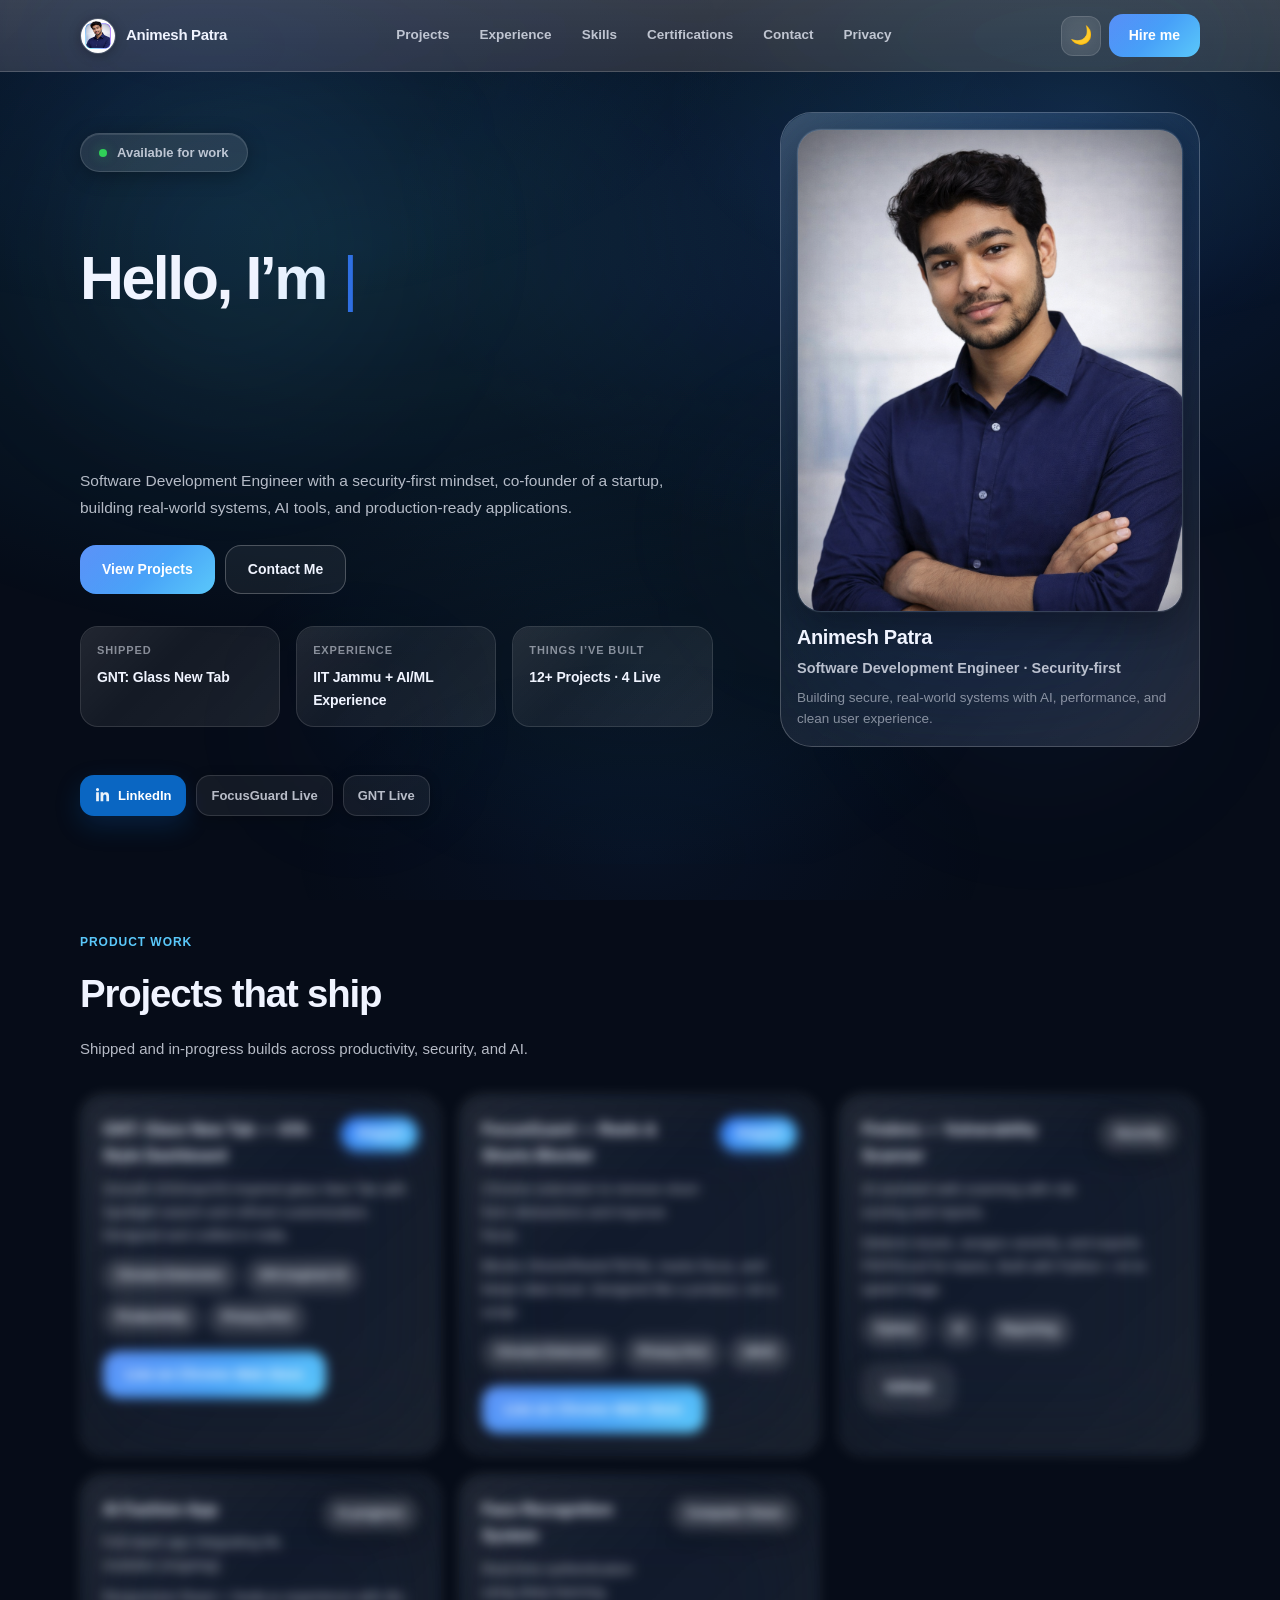
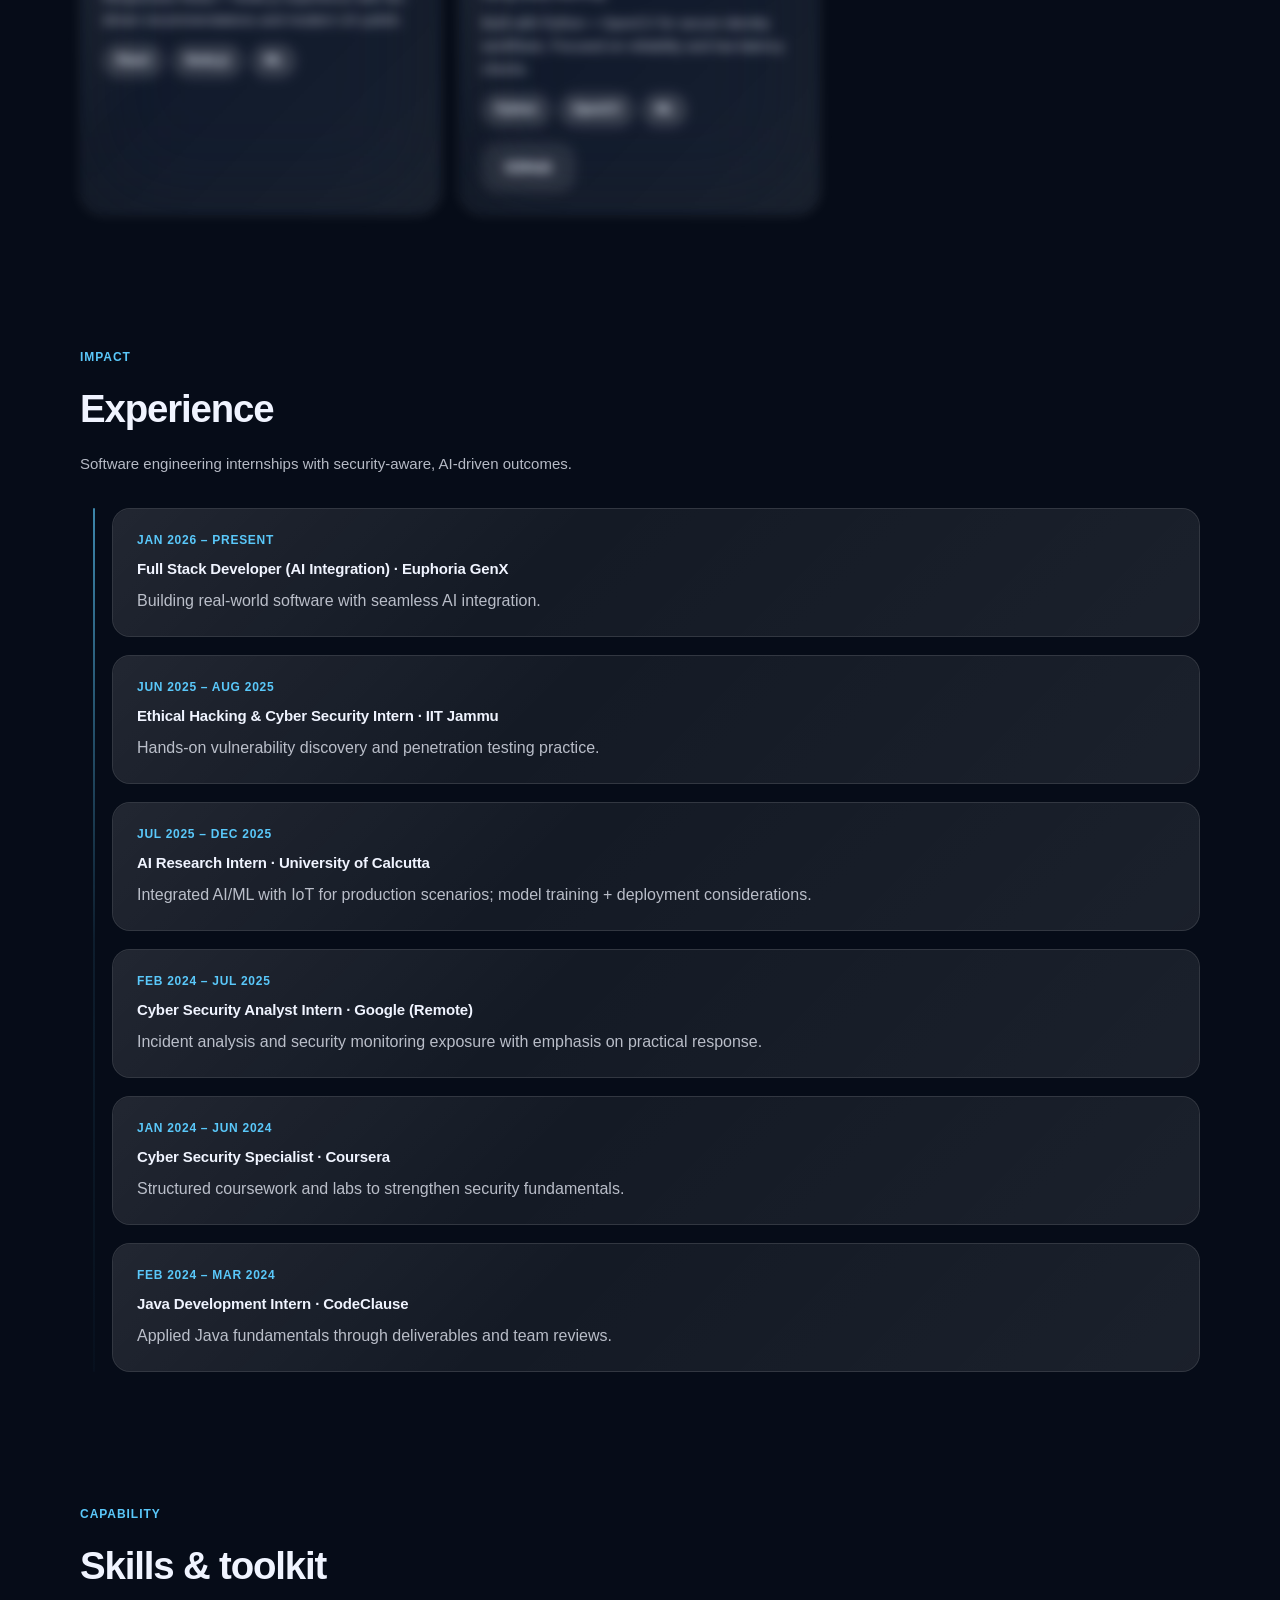
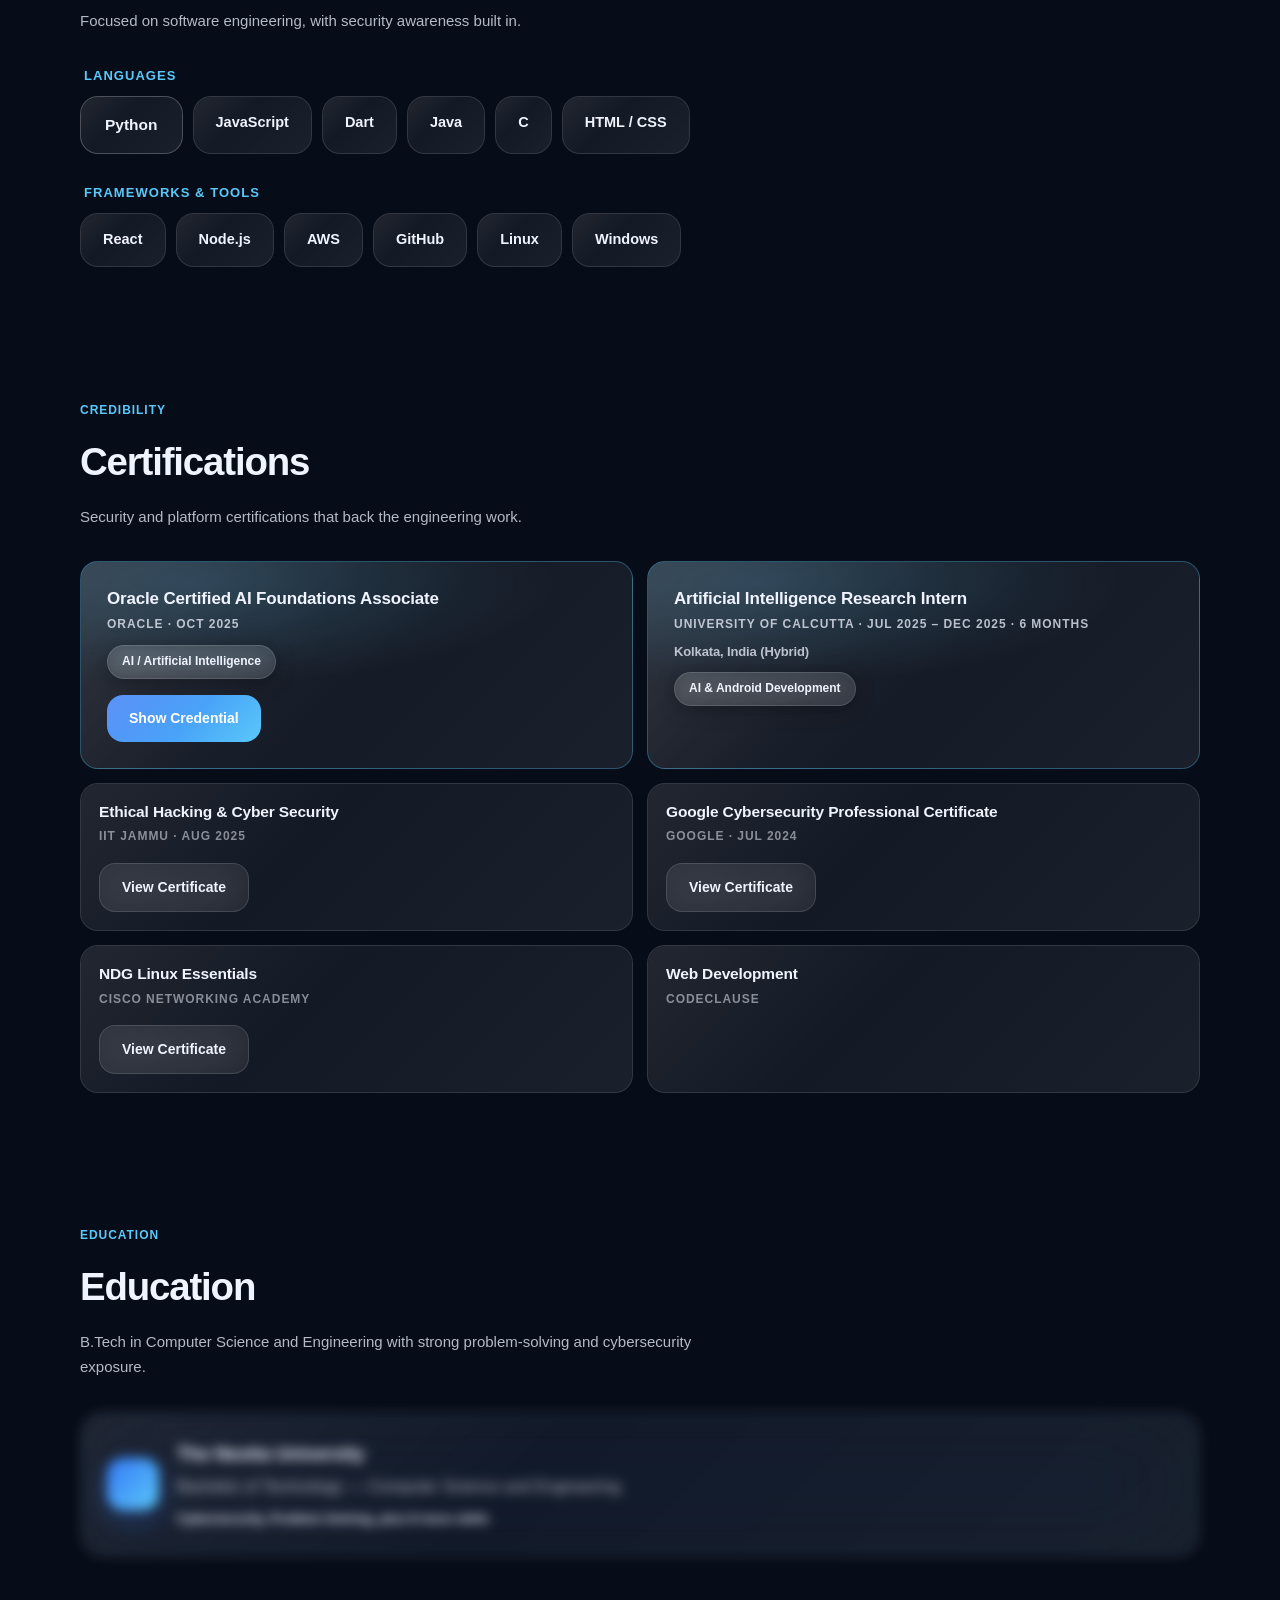
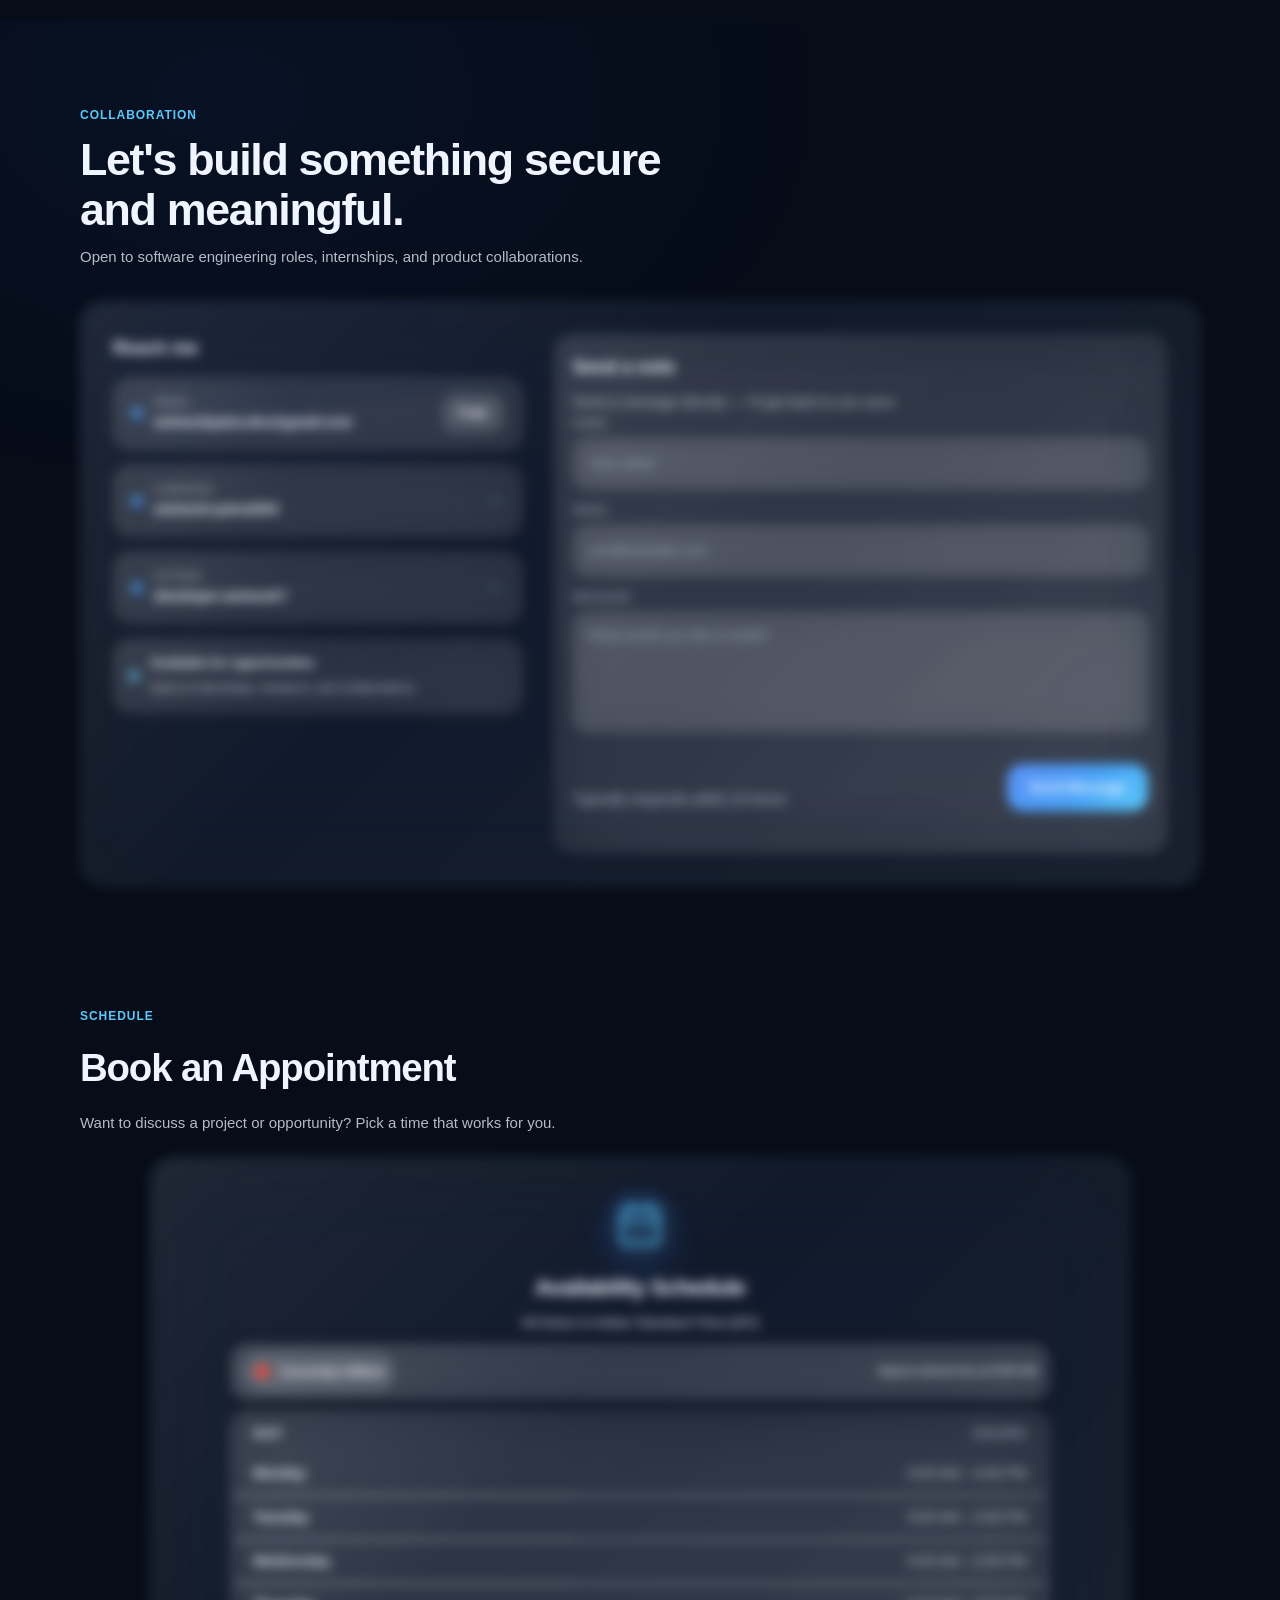
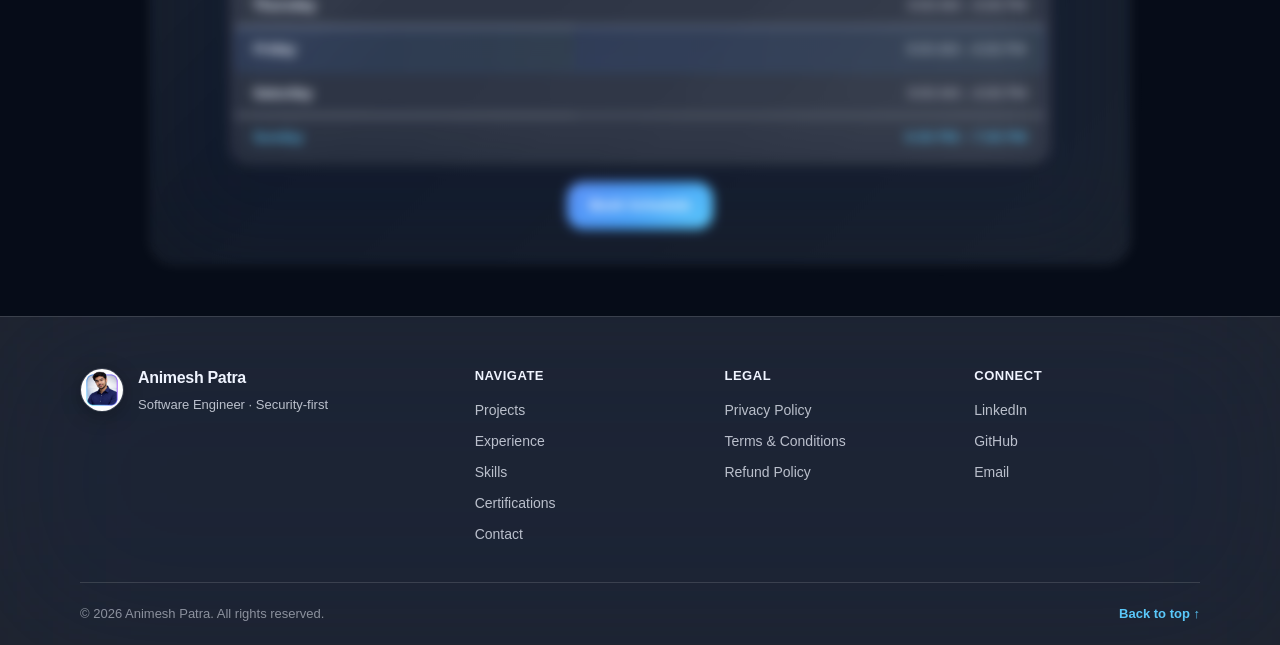
<file: index.html>
<!doctype html>
<html lang="en" data-theme="dark">
<head>
  <meta charset="UTF-8">
  <meta name="viewport" content="width=device-width, initial-scale=1.0" />
  <meta name="color-scheme" content="light dark" />
  <meta name="referrer" content="strict-origin-when-cross-origin" />
  <meta http-equiv="Permissions-Policy" content="camera=(), microphone=(), geolocation=(), payment=(), usb=(), interest-cohort=()" />
  <meta http-equiv="X-Content-Type-Options" content="nosniff" />
  <meta http-equiv="Content-Security-Policy" content="default-src 'self'; base-uri 'none'; object-src 'none'; img-src 'self' https:; font-src 'self' https://fonts.gstatic.com; style-src 'self' https://fonts.googleapis.com; script-src 'self'; connect-src 'self' https://formspree.io; form-action 'self' https://formspree.io; upgrade-insecure-requests; block-all-mixed-content" />
  <title>Animesh Patra | Software Engineer</title>
  <meta name="description" content="Animesh Patra - Software Development Engineer with a security-first mindset. Co-founder, building real-world systems, AI tools, and production-ready applications." />
  <meta property="og:title" content="Animesh Patra | Software Engineer" />
  <meta property="og:description" content="Software engineer building secure products: FocusGuard, Findora scanner, AI/ML work." />
  <meta property="og:type" content="website" />
  <meta property="og:image" content="./assets/dp%20picture%202.png" />
  <link rel="icon" href="./assets/dp%20picture%202.png" type="image/png" />
  <link rel="apple-touch-icon" href="./assets/dp%20picture%202.png" />
  <link rel="preconnect" href="https://fonts.googleapis.com" />
  <link rel="preconnect" href="https://fonts.gstatic.com" crossorigin />
  <link href="https://fonts.googleapis.com/css2?family=Inter:wght@300;400;500;600;700;800;900&display=swap" rel="stylesheet" />
  <script src="/theme-init.js"></script>
  <link rel="stylesheet" href="./styles.css" />
</head>
<body>
  <!-- Ambient glass orbs -->
  <div class="orb orb--1" aria-hidden="true"></div>
  <div class="orb orb--2" aria-hidden="true"></div>
  <div class="orb orb--3" aria-hidden="true"></div>
  <div class="orb orb--4" aria-hidden="true"></div>

  <a class="skip" href="#main">Skip to content</a>

  <!-- ========== HEADER ========== -->
  <header class="header" id="top">
    <div class="container header__inner">
      <a href="/" class="logo site-logo" aria-label="Go to homepage">
        <img class="logo__img profile-img" src="./assets/dp%20picture%202.png" alt="Animesh Patra" width="36" height="36" loading="lazy" decoding="async" />
        <span class="logo__name">Animesh Patra</span>
      </a>
      <nav class="nav" aria-label="Primary">
        <a class="nav__link" href="#projects">Projects</a>
        <a class="nav__link" href="#experience">Experience</a>
        <a class="nav__link" href="#skills">Skills</a>
        <a class="nav__link" href="#certs">Certifications</a>
        <a class="nav__link" href="#contact">Contact</a>
        <a class="nav__link" href="/privacy">Privacy</a>
      </nav>
      <div class="header__right">
        <button class="theme-btn" id="themeToggle" type="button" aria-label="Toggle theme" title="Toggle theme">
          <span class="theme-btn__icon" aria-hidden="true"></span>
        </button>
        <a class="cta-btn" href="#contact">Hire me</a>
        <button class="burger" id="menuToggle" type="button" aria-label="Open menu" aria-controls="mobileNav" aria-expanded="false">
          <span></span><span></span><span></span>
        </button>
      </div>
    </div>
    <div class="mobile-nav" id="mobileNav" hidden>
      <div class="container mobile-nav__inner">
        <a class="nav__link" href="#projects">Projects</a>
        <a class="nav__link" href="#experience">Experience</a>
        <a class="nav__link" href="#skills">Skills</a>
        <a class="nav__link" href="#certs">Certifications</a>
        <a class="nav__link" href="#contact">Contact</a>
        <a class="nav__link" href="/privacy">Privacy</a>
      </div>
    </div>
  </header>

  <!-- ========== MAIN ========== -->
  <main id="main">

    <!-- HERO -->
    <section class="hero" aria-label="Introduction">
      <div class="hero__bg" aria-hidden="true"></div>
      <div class="container">
        <div class="hero__grid">
        <div class="hero__text reveal">
          <div class="status-pill">
            <span class="status-pill__dot"></span>
            Available for work
          </div>
          <h1 class="hero__heading">
            <span id="typing-text"></span><span id="typing-cursor" class="cursor">|</span>
          </h1>
          <p class="hero__sub">Software Development Engineer with a security-first mindset, co-founder of a startup, building real-world systems, AI tools, and production-ready applications.</p>
          <div class="hero__actions">
            <a class="btn btn--primary btn--glow" href="#projects">View Projects</a>
            <a class="btn btn--outline" href="#contact">Contact Me</a>
          </div>
          <div class="stats">
            <a class="stat glass-surface stat--link" href="https://chromewebstore.google.com/detail/pdjebhcifgoembcidgjhdjohnkgcbflb?utm_source=item-share-cb" target="_blank" rel="noopener noreferrer" aria-label="Open Glass New Tab on Chrome Web Store">
              <span class="stat__label">Shipped</span>
              <span class="stat__value">GNT: Glass New Tab</span>
            </a>
            <a class="stat glass-surface stat--link" href="https://drive.google.com/file/d/1ALRb7EjsVtAyw80cJspOBggDLwyaIy9O/view?usp=drive_link" target="_blank" rel="noopener noreferrer" aria-label="Open IIT Jammu certificate on Google Drive">
              <span class="stat__label">Experience</span>
              <span class="stat__value">IIT Jammu + AI/ML Experience</span>
            </a>
            <div class="stat glass-surface">
              <span class="stat__label">Things I&rsquo;ve Built</span>
              <span class="stat__value">12+ Projects &middot; 4 Live</span>
            </div>
          </div>
        </div>

        <aside class="hero__card reveal" data-tilt>
          <div class="hero__photo">
            <img src="./assets/my%20img.png" alt="Portrait of Animesh Patra" loading="eager" decoding="async" data-fallback-src="./assets/profile-placeholder.svg" />
            <div class="hero__photo-shine" aria-hidden="true"></div>
          </div>
          <div class="hero__card-body">
            <h2 class="hero__name">Animesh Patra</h2>
            <p class="hero__role">Software Development Engineer &middot; Security-first</p>
            <p class="hero__bio">Building secure, real-world systems with AI, performance, and clean user experience.</p>
          </div>
        </aside>
        </div>

        <div class="hero__secondary reveal" aria-label="Quick links">
          <div class="social-row social-row--subtle">
            <a class="social-btn social-btn--linkedin" href="https://www.linkedin.com/in/animesh-patra2004" target="_blank" rel="noopener noreferrer">
              <svg class="social-btn__icon" viewBox="0 0 448 512" aria-hidden="true"><path fill="currentColor" d="M100.28 448H7.4V149.33h92.88zm-46.44-340a53.79 53.79 0 1153.79-53.78A53.8 53.8 0 0153.84 108zM447.9 448h-92.68V302.4c0-34.7-.7-79.23-48.26-79.23-48.3 0-55.7 37.72-55.7 76.7V448h-92.8V149.33h89.08v40.8h1.3c12.4-23.5 42.5-48.3 87.46-48.3 93.5 0 110.7 61.54 110.7 141.5z"/></svg>
              LinkedIn
            </a>
            <a class="social-btn" href="https://chromewebstore.google.com/detail/ggdhcadbfcjonlbkbphefignhoolmpko?utm_source=item-share-cb" target="_blank" rel="noopener noreferrer">FocusGuard Live</a>
            <a class="social-btn" href="https://chromewebstore.google.com/detail/pdjebhcifgoembcidgjhdjohnkgcbflb?utm_source=item-share-cb" target="_blank" rel="noopener noreferrer">GNT Live</a>
          </div>
        </div>
      </div>
    </section>

    <!-- PROJECTS -->
    <section class="section" id="projects" aria-label="Projects">
      <div class="container">
        <header class="section__header reveal">
          <span class="label">Product work</span>
          <h2 class="section__title">Projects that ship</h2>
          <p class="section__sub">Shipped and in-progress builds across productivity, security, and AI.</p>
        </header>
        <div class="card-grid card-grid--2">
          <article class="card glass-card reveal" data-tilt>
            <div class="card__top">
              <div>
                <h3 class="card__title">GNT: Glass New Tab &mdash; iOS-Style Dashboard</h3>
              </div>
              <span class="chip chip--live">Shipped</span>
            </div>
            <p class="card__desc">Smooth iOS/macOS-inspired glass New Tab with Spotlight search and refined customization. Designed and crafted in India.</p>
            <div class="tag-row">
              <span class="tag">Chrome Extension</span><span class="tag">iOS-inspired UI</span><span class="tag">Productivity</span><span class="tag">Privacy-first</span>
            </div>
            <div class="card__actions">
              <a class="btn btn--primary" target="_blank" rel="noopener noreferrer" href="https://chromewebstore.google.com/detail/pdjebhcifgoembcidgjhdjohnkgcbflb?utm_source=item-share-cb">Live on Chrome Web Store</a>
            </div>
          </article>

          <article class="card glass-card reveal" data-tilt>
            <div class="card__top">
              <div>
                <h3 class="card__title">FocusGuard &mdash; Reels &amp; Shorts Blocker</h3>
                <p class="card__desc">Chrome extension to remove short-form distractions and improve focus.</p>
              </div>
              <span class="chip chip--live">Shipped</span>
            </div>
            <p class="card__desc">Blocks Shorts/Reels/TikTok, tracks focus, and keeps data local. Designed like a product, not a script.</p>
            <div class="tag-row">
              <span class="tag">Chrome Extension</span><span class="tag">Privacy-first</span><span class="tag">UI/UX</span>
            </div>
            <div class="card__actions">
              <a class="btn btn--primary" target="_blank" rel="noopener noreferrer" href="https://chromewebstore.google.com/detail/ggdhcadbfcjonlbkbphefignhoolmpko?utm_source=item-share-cb">Live on Chrome Web Store</a>
            </div>
          </article>

          <article class="card glass-card reveal" data-tilt>
            <div class="card__top">
              <div>
                <h3 class="card__title">Findora &mdash; Vulnerability Scanner</h3>
                <p class="card__desc">AI-assisted web scanning with risk scoring and reports.</p>
              </div>
              <span class="chip">Security</span>
            </div>
            <p class="card__desc">Detects issues, assigns severity, and exports PDF/Excel for teams. Built with Python + AI to speed triage.</p>
            <div class="tag-row"><span class="tag">Python</span><span class="tag">AI</span><span class="tag">Reporting</span></div>
            <div class="card__actions">
              <a class="btn btn--glass" target="_blank" rel="noopener noreferrer" href="https://github.com/developer-animesh7/Findora-Vulnerability-Scanner">GitHub</a>
            </div>
          </article>

          <article class="card glass-card reveal" data-tilt>
            <div class="card__top">
              <div>
                <h3 class="card__title">AI Fashion App</h3>
                <p class="card__desc">Full-stack app integrating ML modules (ongoing).</p>
              </div>
              <span class="chip">In progress</span>
            </div>
            <p class="card__desc">Responsive React + Node.js experience with ML-driven recommendations and modern UX polish.</p>
            <div class="tag-row"><span class="tag">React</span><span class="tag">Node.js</span><span class="tag">ML</span></div>
          </article>

          <article class="card glass-card reveal" data-tilt>
            <div class="card__top">
              <div>
                <h3 class="card__title">Face Recognition System</h3>
                <p class="card__desc">Real-time authentication using deep learning.</p>
              </div>
              <span class="chip">Computer Vision</span>
            </div>
            <p class="card__desc">Built with Python + OpenCV for secure identity workflows. Focused on reliability and low-latency checks.</p>
            <div class="tag-row"><span class="tag">Python</span><span class="tag">OpenCV</span><span class="tag">ML</span></div>
            <div class="card__actions">
              <a class="btn btn--glass" target="_blank" rel="noopener noreferrer" href="https://github.com/developer-animesh7/AI-Face-recognition-Attendance-System">GitHub</a>
            </div>
          </article>
        </div>
      </div>
    </section>

    <!-- EXPERIENCE -->
    <section class="section" id="experience" aria-label="Experience">
      <div class="container">
        <header class="section__header reveal">
          <span class="label">Impact</span>
          <h2 class="section__title">Experience</h2>
          <p class="section__sub">Software engineering internships with security-aware, AI-driven outcomes.</p>
        </header>
        <div class="timeline">
          <article class="timeline__item experience-card reveal">
            <div class="timeline__dot"></div>
            <div class="timeline__body glass-surface">
              <span class="timeline__date">Jan 2026 &ndash; Present</span>
              <h3>Full Stack Developer (AI Integration) &middot; Euphoria GenX</h3>
              <p>Building real-world software with seamless AI integration.</p>
            </div>
          </article>

          <article class="timeline__item experience-card reveal">
            <div class="timeline__dot"></div>
            <div class="timeline__body glass-surface">
              <span class="timeline__date">Jun 2025 &ndash; Aug 2025</span>
              <h3>Ethical Hacking &amp; Cyber Security Intern &middot; IIT Jammu</h3>
              <p>Hands-on vulnerability discovery and penetration testing practice.</p>
            </div>
          </article>
          <article class="timeline__item experience-card reveal">
            <div class="timeline__dot"></div>
            <div class="timeline__body glass-surface">
              <span class="timeline__date">Jul 2025 &ndash; Dec 2025</span>
              <h3>AI Research Intern &middot; University of Calcutta</h3>
              <p>Integrated AI/ML with IoT for production scenarios; model training + deployment considerations.</p>
            </div>
          </article>
          <article class="timeline__item experience-card reveal">
            <div class="timeline__dot"></div>
            <div class="timeline__body glass-surface">
              <span class="timeline__date">Feb 2024 &ndash; Jul 2025</span>
              <h3>Cyber Security Analyst Intern &middot; Google (Remote)</h3>
              <p>Incident analysis and security monitoring exposure with emphasis on practical response.</p>
            </div>
          </article>
          <article class="timeline__item experience-card reveal">
            <div class="timeline__dot"></div>
            <div class="timeline__body glass-surface">
              <span class="timeline__date">Jan 2024 &ndash; Jun 2024</span>
              <h3>Cyber Security Specialist &middot; Coursera</h3>
              <p>Structured coursework and labs to strengthen security fundamentals.</p>
            </div>
          </article>
          <article class="timeline__item experience-card reveal">
            <div class="timeline__dot"></div>
            <div class="timeline__body glass-surface">
              <span class="timeline__date">Feb 2024 &ndash; Mar 2024</span>
              <h3>Java Development Intern &middot; CodeClause</h3>
              <p>Applied Java fundamentals through deliverables and team reviews.</p>
            </div>
          </article>
        </div>
      </div>
    </section>

    <!-- SKILLS -->
    <section class="section" id="skills" aria-label="Skills">
      <div class="container">
        <header class="section__header reveal">
          <span class="label">Capability</span>
          <h2 class="section__title">Skills &amp; toolkit</h2>
          <p class="section__sub">Focused on software engineering, with security awareness built in.</p>
        </header>

        <div class="skills-grid reveal" id="skillsGrid">
          <!-- Floating arrow indicator -->
          <div class="skills-arrow" id="skillsArrow" aria-hidden="true">
            <svg width="20" height="20" viewBox="0 0 20 20" fill="none"><path d="M6 4l8 6-8 6" stroke="currentColor" stroke-width="2" stroke-linecap="round" stroke-linejoin="round"/></svg>
          </div>

          <h3 class="skills-group__title">Languages</h3>
          <div class="skills-list">
            <div class="skill-item skill-item--primary glass-surface" data-skill>Python</div>
            <div class="skill-item glass-surface" data-skill>JavaScript</div>
            <div class="skill-item glass-surface" data-skill>Dart</div>
            <div class="skill-item glass-surface" data-skill>Java</div>
            <div class="skill-item glass-surface" data-skill>C</div>
            <div class="skill-item glass-surface" data-skill>HTML / CSS</div>
          </div>

          <h3 class="skills-group__title">Frameworks &amp; tools</h3>
          <div class="skills-list">
            <div class="skill-item glass-surface" data-skill>React</div>
            <div class="skill-item glass-surface" data-skill>Node.js</div>
            <div class="skill-item glass-surface" data-skill>AWS</div>
            <div class="skill-item glass-surface" data-skill>GitHub</div>
            <div class="skill-item glass-surface" data-skill>Linux</div>
            <div class="skill-item glass-surface" data-skill>Windows</div>
          </div>
        </div>
      </div>
    </section>

    <!-- CERTIFICATIONS -->
    <section class="section" id="certs" aria-label="Certifications">
      <div class="container">
        <header class="section__header reveal">
          <span class="label">Credibility</span>
          <h2 class="section__title">Certifications</h2>
          <p class="section__sub">Security and platform certifications that back the engineering work.</p>
        </header>
        <div class="certs-grid reveal" aria-label="Certification list">
          <article class="cert-card cert-card--highlight glass-surface">
            <div class="cert-card__top">
              <h3 class="cert-card__title">Oracle Certified AI Foundations Associate</h3>
              <p class="cert-card__meta">Oracle &middot; Oct 2025</p>
            </div>
            <div class="cert-card__tags">
              <span class="chip">AI / Artificial Intelligence</span>
            </div>
            <div class="cert-card__actions">
              <a class="btn btn--primary" target="_blank" rel="noopener noreferrer" href="https://catalog-education.oracle.com/pls/certview/sharebadge?id=1B02DEAEBD9309987374A1A54B066952459F34EE89399732EF6A94DF6D1C0643">Show Credential</a>
            </div>
          </article>

          <article class="cert-card cert-card--highlight glass-surface">
            <div class="cert-card__top">
              <h3 class="cert-card__title">Artificial Intelligence Research Intern</h3>
              <p class="cert-card__meta">University of Calcutta &middot; Jul 2025 &ndash; Dec 2025 &middot; 6 months</p>
              <p class="cert-card__submeta">Kolkata, India (Hybrid)</p>
            </div>
            <div class="cert-card__tags">
              <span class="chip">AI &amp; Android Development</span>
            </div>
          </article>

          <article class="cert-card glass-surface">
            <div class="cert-card__top">
              <h3 class="cert-card__title">Ethical Hacking &amp; Cyber Security</h3>
              <p class="cert-card__meta">IIT Jammu &middot; Aug 2025</p>
            </div>
            <div class="cert-card__actions">
              <a class="btn btn--glass" target="_blank" rel="noopener noreferrer" href="https://drive.google.com/file/d/1ALRb7EjsVtAyw80cJspOBggDLwyaIy9O/view">View Certificate</a>
            </div>
          </article>

          <article class="cert-card glass-surface">
            <div class="cert-card__top">
              <h3 class="cert-card__title">Google Cybersecurity Professional Certificate</h3>
              <p class="cert-card__meta">Google &middot; Jul 2024</p>
            </div>
            <div class="cert-card__actions">
              <a class="btn btn--glass" target="_blank" rel="noopener noreferrer" href="https://www.coursera.org/account/accomplishments/professional-cert/HA4NJSD2WGGN?utm_source=link&utm_medium=certificate&utm_content=cert_image&utm_campaign=sharing_cta&utm_product=prof">View Certificate</a>
            </div>
          </article>

          <article class="cert-card glass-surface">
            <div class="cert-card__top">
              <h3 class="cert-card__title">NDG Linux Essentials</h3>
              <p class="cert-card__meta">Cisco Networking Academy</p>
            </div>
            <div class="cert-card__actions">
              <a class="btn btn--glass" target="_blank" rel="noopener noreferrer" href="https://www.linkedin.com/posts/animesh-patra2004_linux-essential-course-by-cisco-provided-activity-7165912901873065985-fQBA/?utm_source=share&utm_medium=member_desktop&rcm=ACoAAEjtF5EBLupU-bluPNtdWkLA7BG5qw8nOe8">View Certificate</a>
            </div>
          </article>

          <article class="cert-card glass-surface">
            <div class="cert-card__top">
              <h3 class="cert-card__title">Web Development</h3>
              <p class="cert-card__meta">Codeclause</p>
            </div>
          </article>
        </div>
      </div>
    </section>

    <!-- EDUCATION -->
    <section class="section" id="education" aria-label="Education">
      <div class="container">
        <header class="section__header reveal">
          <span class="label">Education</span>
          <h2 class="section__title">Education</h2>
          <p class="section__sub">B.Tech in Computer Science and Engineering with strong problem-solving and cybersecurity exposure.</p>
        </header>
        <div class="edu-card glass-card reveal">
          <a class="edu-card__icon" aria-label="The Neotia University" href="https://www.tnu.in/" target="_blank" rel="noopener noreferrer">
            <img class="edu-card__logo" src="https://universityduniaus.s3.amazonaws.com/images/institute_logo/a2f2c6082d6e08e253f635b8cb6e3995.png" alt="The Neotia University (TNU) logo" loading="lazy" decoding="async" />
          </a>
          <div class="edu-card__body">
            <h3>The Neotia University</h3>
            <p>Bachelor of Technology &mdash; Computer Science and Engineering</p>
            <span class="edu-card__skills">Cybersecurity, Problem Solving, plus 8 more skills</span>
          </div>
        </div>
      </div>
    </section>

    <!-- CONTACT -->
    <section class="section section--contact" id="contact" aria-label="Contact">
      <div class="container">
        <header class="section__header reveal">
          <span class="label">Collaboration</span>
          <h2 class="section__title section__title--lg">Let&apos;s build something secure<br/>and meaningful.</h2>
          <p class="section__sub">Open to software engineering roles, internships, and product collaborations.</p>
        </header>

        <div class="contact-panel glass-card reveal">
          <div class="contact-grid">
            <div class="contact-info">
              <h3>Reach me</h3>
              <div class="contact-items">
                <div class="contact-item contact-item--primary glass-surface">
                  <div class="contact-item__left">
                    <span class="contact-item__dot"></span>
                    <div>
                      <span class="contact-item__label">Email</span>
                      <a class="contact-item__value" href="mailto:animeshpatra.dev@gmail.com">animeshpatra.dev@gmail.com</a>
                    </div>
                  </div>
                  <button class="copy-btn" type="button" data-copy="animeshpatra.dev@gmail.com">Copy</button>
                </div>

                <a class="contact-item glass-surface" href="https://www.linkedin.com/in/animesh-patra2004" target="_blank" rel="noopener noreferrer">
                  <div class="contact-item__left">
                    <span class="contact-item__dot"></span>
                    <div>
                      <span class="contact-item__label">LinkedIn</span>
                      <span class="contact-item__value">animesh-patra2004</span>
                    </div>
                  </div>
                  <span class="contact-item__arrow">&rarr;</span>
                </a>

                <a class="contact-item glass-surface" href="https://github.com/developer-animesh7" target="_blank" rel="noopener noreferrer">
                  <div class="contact-item__left">
                    <span class="contact-item__dot"></span>
                    <div>
                      <span class="contact-item__label">GitHub</span>
                      <span class="contact-item__value">developer-animesh7</span>
                    </div>
                  </div>
                  <span class="contact-item__arrow">&rarr;</span>
                </a>
              </div>

              <div class="privacy-note glass-surface">
                <span class="privacy-note__dot"></span>
                <div>
                  <strong>Available for opportunities</strong>
                  <span>Open to internships, freelance, and collaborations</span>
                </div>
              </div>
            </div>

            <form class="contact-form glass-surface" id="contactForm" action="https://formspree.io/f/mzdalgvj" method="POST">
              <h3>Send a note</h3>
              <input type="hidden" name="_subject" value="New Portfolio Message" />
              <input class="hp" type="text" name="_gotcha" autocomplete="off" tabindex="-1" aria-hidden="true" />
              <p class="contact-form__desc">Send a message directly &mdash; I&rsquo;ll get back to you soon.</p>

              <div class="contact-form__fields">
                <label class="field" for="contactName"><span>Name</span><input id="contactName" name="name" type="text" autocomplete="name" placeholder="Your name" maxlength="60" required /></label>
                <label class="field" for="contactEmail"><span>Email</span><input id="contactEmail" name="email" type="email" autocomplete="email" placeholder="you@example.com" maxlength="100" required /></label>
                <label class="field" for="contactMessage">
                  <span>Message</span>
                  <textarea id="contactMessage" name="message" rows="4" placeholder="What would you like to build?" maxlength="2000" minlength="10" required></textarea>
                  <div class="field-error" id="messageError" aria-live="polite"></div>
                </label>
              </div>

              <div class="contact-form__footer">
                <p class="contact-form__helper">Typically responds within 24 hours</p>
                <button class="btn btn--primary" type="submit">
                  <span class="btn__spinner" aria-hidden="true"></span>
                  <span class="btn__label">Send Message</span>
                </button>
                <div class="form-status" id="contactStatus" role="status" aria-live="polite"></div>
              </div>
            </form>
          </div>
        </div>
      </div>
    </section>

    <!-- APPOINTMENT -->
    <section class="section section--appointment" id="appointment" aria-label="Book an appointment">
      <div class="container">
        <header class="section__header reveal">
          <span class="label">Schedule</span>
          <h2 class="section__title">Book an Appointment</h2>
          <p class="section__sub">Want to discuss a project or opportunity? Pick a time that works for you.</p>
        </header>
        <div class="appointment-card glass-card reveal">
          <div class="appointment-card__icon">
            <svg width="48" height="48" viewBox="0 0 24 24" fill="none" stroke="currentColor" stroke-width="1.5" stroke-linecap="round" stroke-linejoin="round"><rect x="3" y="4" width="18" height="18" rx="2"/><line x1="16" y1="2" x2="16" y2="6"/><line x1="8" y1="2" x2="8" y2="6"/><line x1="3" y1="10" x2="21" y2="10"/><path d="M8 14h.01M12 14h.01M16 14h.01M8 18h.01M12 18h.01M16 18h.01"/></svg>
          </div>
          <h3>Availability Schedule</h3>
          <p class="appointment-card__timezone">All times in Indian Standard Time (IST)</p>

          <div class="availability-status" role="status" aria-live="polite" aria-atomic="true">
            <div class="availability-status__badge" id="availabilityBadge" data-state="offline">
              <span class="availability-status__icon" aria-hidden="true">🔴</span>
              <span class="availability-status__label" id="availabilityLabel">Currently Offline</span>
            </div>
            <div class="availability-status__sub" id="availabilitySub">Checking availability…</div>
          </div>

          <table class="schedule-table glass-surface" aria-label="Weekly availability schedule">
            <thead>
              <tr class="schedule-row schedule-row--header">
                <th scope="col" class="schedule-day">Day</th>
                <th scope="col" class="schedule-time">Hours</th>
              </tr>
            </thead>
            <tbody>
              <tr class="schedule-row" data-day="monday">
                <th scope="row" class="schedule-day">Monday</th>
                <td class="schedule-time">9:00 AM &ndash; 6:00 PM</td>
              </tr>
              <tr class="schedule-row" data-day="tuesday">
                <th scope="row" class="schedule-day">Tuesday</th>
                <td class="schedule-time">9:00 AM &ndash; 6:00 PM</td>
              </tr>
              <tr class="schedule-row" data-day="wednesday">
                <th scope="row" class="schedule-day">Wednesday</th>
                <td class="schedule-time">9:00 AM &ndash; 6:00 PM</td>
              </tr>
              <tr class="schedule-row" data-day="thursday">
                <th scope="row" class="schedule-day">Thursday</th>
                <td class="schedule-time">9:00 AM &ndash; 6:00 PM</td>
              </tr>
              <tr class="schedule-row" data-day="friday">
                <th scope="row" class="schedule-day">Friday</th>
                <td class="schedule-time">9:00 AM &ndash; 6:00 PM</td>
              </tr>
              <tr class="schedule-row" data-day="saturday">
                <th scope="row" class="schedule-day">Saturday</th>
                <td class="schedule-time">9:00 AM &ndash; 6:00 PM</td>
              </tr>
              <tr class="schedule-row schedule-row--sunday" data-day="sunday">
                <th scope="row" class="schedule-day">Sunday</th>
                <td class="schedule-time">6:00 PM &ndash; 7:00 PM</td>
              </tr>
            </tbody>
          </table>

          <a class="btn btn--primary btn--glow" href="#contactForm" data-glow-target="#contactForm">Book Schedule</a>
        </div>
      </div>
    </section>
  </main>

  <!-- ========== FOOTER ========== -->
  <footer class="footer">
    <div class="container footer__inner">
      <div class="footer__top">
        <div class="footer__brand">
          <img class="footer__logo profile-img" src="./assets/dp%20picture%202.png" alt="Animesh Patra" width="40" height="40" loading="lazy" decoding="async" />
          <div>
            <strong class="footer__name">Animesh Patra</strong>
            <span class="footer__tagline">Software Engineer &middot; Security-first</span>
          </div>
        </div>
        <div class="footer__columns">
          <div class="footer__col">
            <h4>Navigate</h4>
            <a href="#projects">Projects</a>
            <a href="#experience">Experience</a>
            <a href="#skills">Skills</a>
            <a href="#certs">Certifications</a>
            <a href="#contact">Contact</a>
          </div>
          <div class="footer__col">
            <h4>Legal</h4>
            <a href="/privacy">Privacy Policy</a>
            <a href="/terms">Terms &amp; Conditions</a>
            <a href="/refund">Refund Policy</a>
          </div>
          <div class="footer__col">
            <h4>Connect</h4>
            <a href="https://www.linkedin.com/in/animesh-patra2004" target="_blank" rel="noopener noreferrer">LinkedIn</a>
            <a href="https://github.com/developer-animesh7" target="_blank" rel="noopener noreferrer">GitHub</a>
            <a href="mailto:animeshpatra.dev@gmail.com">Email</a>
          </div>
        </div>
      </div>
      <div class="footer__bottom">
        <p>&copy; <span id="year"></span> Animesh Patra. All rights reserved.</p>
        <a class="footer__back" href="#top">Back to top &uarr;</a>
      </div>
    </div>
  </footer>

  <script type="application/ld+json" src="./schema.json"></script>
  <script src="./script.js" defer></script>
</body>
</html>
</file>
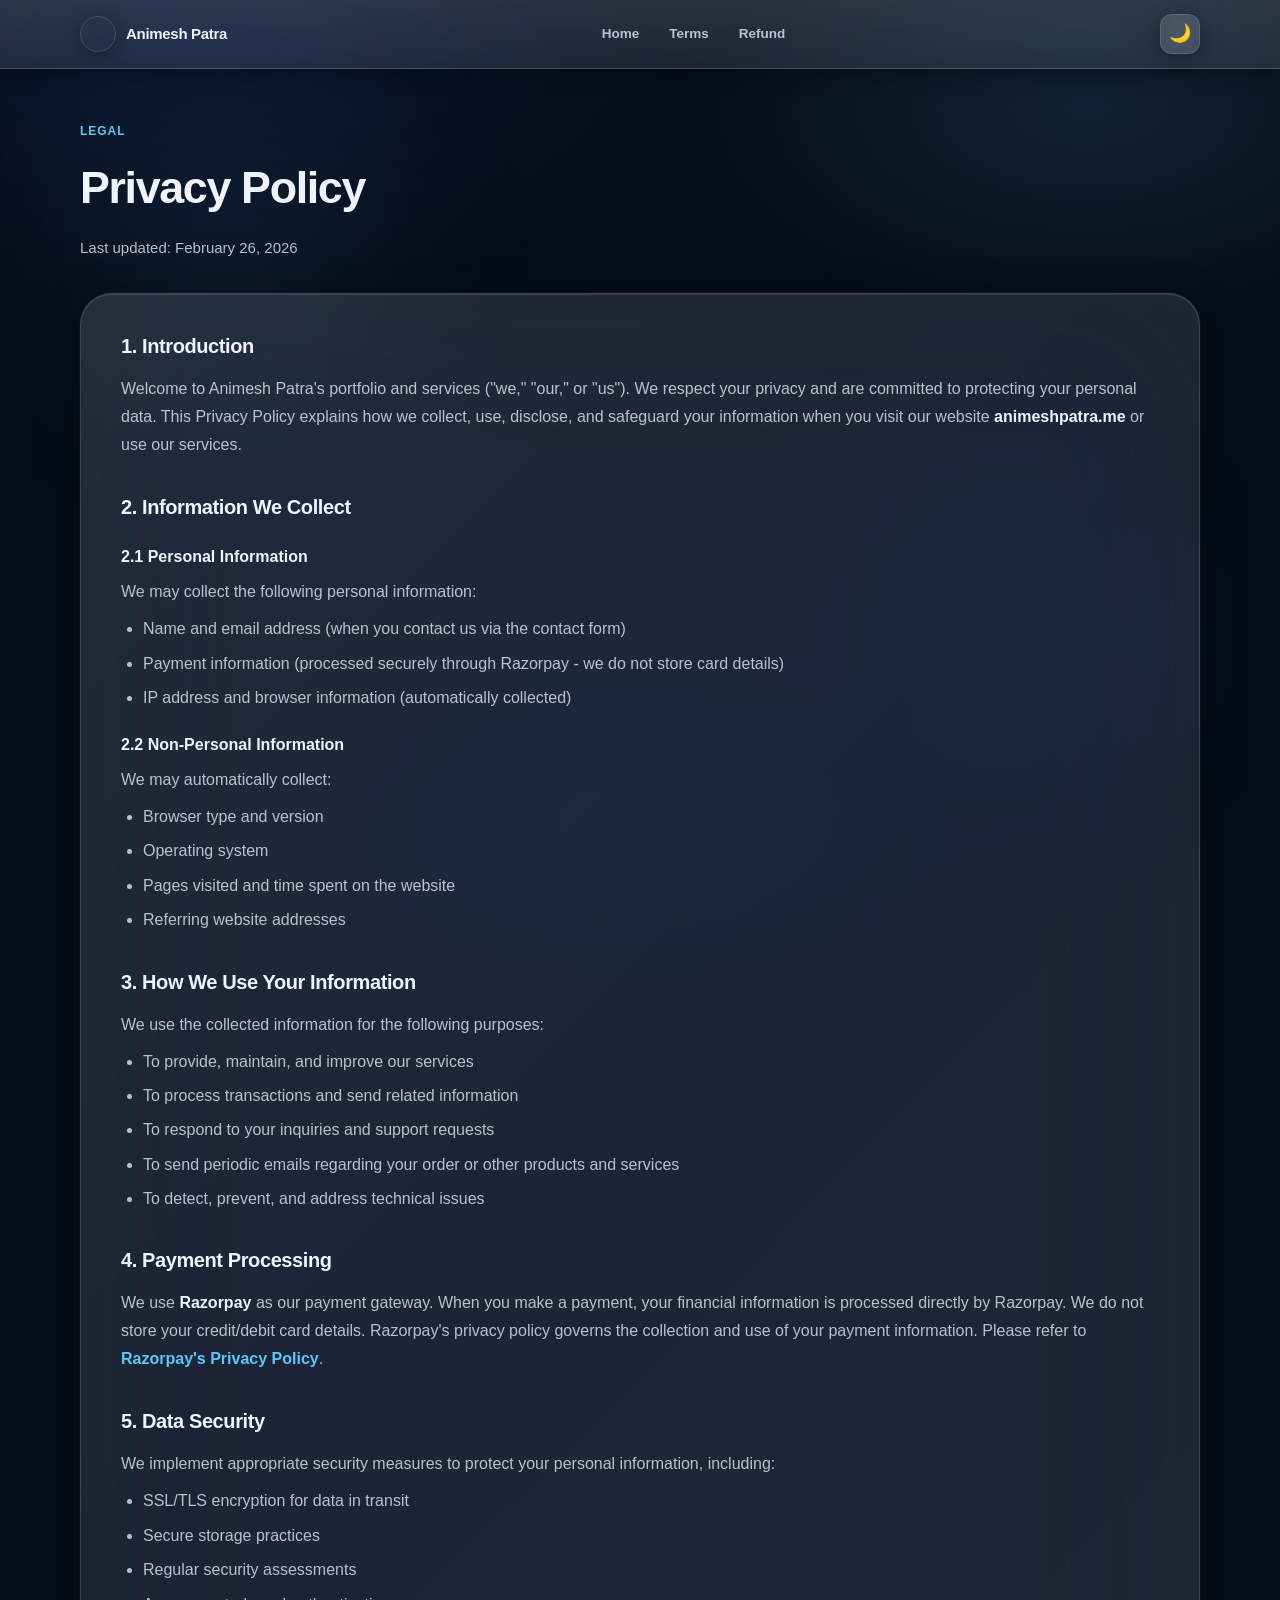
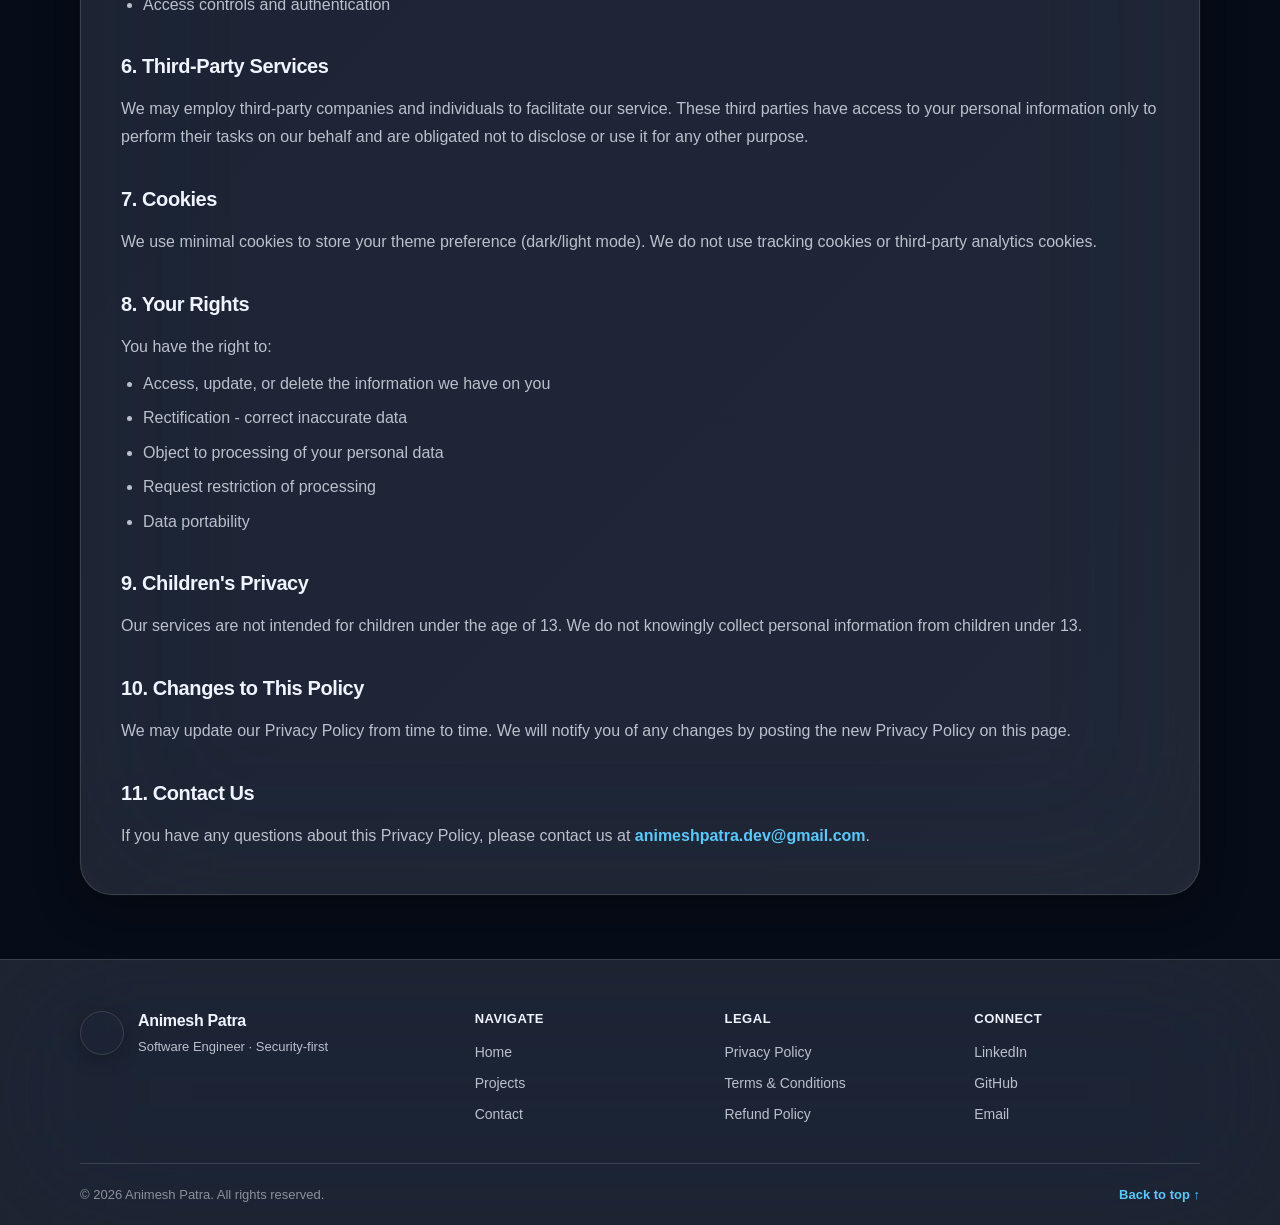
<file: privacy/index.html>
<!doctype html>
<html lang="en" data-theme="dark">
<head>
  <meta charset="UTF-8">
  <meta name="viewport" content="width=device-width, initial-scale=1.0" />
  <meta name="color-scheme" content="light dark" />
  <meta name="referrer" content="strict-origin-when-cross-origin" />
  <meta http-equiv="Permissions-Policy" content="camera=(), microphone=(), geolocation=(), payment=(), usb=(), interest-cohort=()" />
  <meta http-equiv="X-Content-Type-Options" content="nosniff" />
  <meta http-equiv="Content-Security-Policy" content="default-src 'self'; base-uri 'none'; object-src 'none'; img-src 'self' https:; font-src 'self' https://fonts.gstatic.com; style-src 'self' https://fonts.googleapis.com; script-src 'self'; connect-src 'self' https://formspree.io; form-action 'self' https://formspree.io; upgrade-insecure-requests; block-all-mixed-content" />
  <title>Privacy Policy | Animesh Patra</title>
  <meta name="description" content="Privacy Policy for Animesh Patra's services and products." />
  <link rel="icon" href="/assets/dp%20picture%202.png" type="image/png" />
  <link rel="apple-touch-icon" href="/assets/dp%20picture%202.png" />
  <link rel="preconnect" href="https://fonts.googleapis.com" />
  <link rel="preconnect" href="https://fonts.gstatic.com" crossorigin />
  <link href="https://fonts.googleapis.com/css2?family=Inter:wght@300;400;500;600;700;800;900&display=swap" rel="stylesheet" />
  <script src="/theme-init.js"></script>
  <link rel="stylesheet" href="/styles.css" />
</head>
<body>
  <div class="orb orb--1" aria-hidden="true"></div>
  <div class="orb orb--2" aria-hidden="true"></div>

  <header class="header" id="top">
    <div class="container header__inner">
      <a href="/" class="logo site-logo" aria-label="Go to homepage">
        <img class="logo__img profile-img" src="/assets/dp%20picture%202.png" alt="Animesh Patra" width="36" height="36" loading="lazy" decoding="async" />
        <span class="logo__name">Animesh Patra</span>
      </a>
      <nav class="nav" aria-label="Primary">
        <a class="nav__link" href="/">Home</a>
        <a class="nav__link" href="/terms">Terms</a>
        <a class="nav__link" href="/refund">Refund</a>
      </nav>
      <div class="header__right">
        <button class="theme-btn" id="themeToggle" type="button" aria-label="Toggle theme" title="Toggle theme">
          <span class="theme-btn__icon" aria-hidden="true"></span>
        </button>
        <button class="burger" id="menuToggle" type="button" aria-label="Open menu" aria-controls="mobileNav" aria-expanded="false">
          <span></span><span></span><span></span>
        </button>
      </div>
    </div>
    <div class="mobile-nav" id="mobileNav" hidden>
      <div class="container mobile-nav__inner">
        <a class="nav__link" href="/">Home</a>
        <a class="nav__link" href="/terms">Terms</a>
        <a class="nav__link" href="/refund">Refund</a>
      </div>
    </div>
  </header>

  <main id="main">
    <section class="section policy-section" aria-label="Privacy Policy">
      <div class="container">
        <header class="section__header reveal">
          <span class="label">Legal</span>
          <h1 class="section__title">Privacy Policy</h1>
          <p class="section__sub">Last updated: February 26, 2026</p>
        </header>

        <div class="policy-content reveal">
          <h2>1. Introduction</h2>
          <p>Welcome to Animesh Patra's portfolio and services ("we," "our," or "us"). We respect your privacy and are committed to protecting your personal data. This Privacy Policy explains how we collect, use, disclose, and safeguard your information when you visit our website <strong>animeshpatra.me</strong> or use our services.</p>

          <h2>2. Information We Collect</h2>
          <h3>2.1 Personal Information</h3>
          <p>We may collect the following personal information:</p>
          <ul>
            <li>Name and email address (when you contact us via the contact form)</li>
            <li>Payment information (processed securely through Razorpay - we do not store card details)</li>
            <li>IP address and browser information (automatically collected)</li>
          </ul>

          <h3>2.2 Non-Personal Information</h3>
          <p>We may automatically collect:</p>
          <ul>
            <li>Browser type and version</li>
            <li>Operating system</li>
            <li>Pages visited and time spent on the website</li>
            <li>Referring website addresses</li>
          </ul>

          <h2>3. How We Use Your Information</h2>
          <p>We use the collected information for the following purposes:</p>
          <ul>
            <li>To provide, maintain, and improve our services</li>
            <li>To process transactions and send related information</li>
            <li>To respond to your inquiries and support requests</li>
            <li>To send periodic emails regarding your order or other products and services</li>
            <li>To detect, prevent, and address technical issues</li>
          </ul>

          <h2>4. Payment Processing</h2>
          <p>We use <strong>Razorpay</strong> as our payment gateway. When you make a payment, your financial information is processed directly by Razorpay. We do not store your credit/debit card details. Razorpay's privacy policy governs the collection and use of your payment information. Please refer to <a href="https://razorpay.com/privacy/" target="_blank" rel="noopener noreferrer">Razorpay's Privacy Policy</a>.</p>

          <h2>5. Data Security</h2>
          <p>We implement appropriate security measures to protect your personal information, including:</p>
          <ul>
            <li>SSL/TLS encryption for data in transit</li>
            <li>Secure storage practices</li>
            <li>Regular security assessments</li>
            <li>Access controls and authentication</li>
          </ul>

          <h2>6. Third-Party Services</h2>
          <p>We may employ third-party companies and individuals to facilitate our service. These third parties have access to your personal information only to perform their tasks on our behalf and are obligated not to disclose or use it for any other purpose.</p>

          <h2>7. Cookies</h2>
          <p>We use minimal cookies to store your theme preference (dark/light mode). We do not use tracking cookies or third-party analytics cookies.</p>

          <h2>8. Your Rights</h2>
          <p>You have the right to:</p>
          <ul>
            <li>Access, update, or delete the information we have on you</li>
            <li>Rectification - correct inaccurate data</li>
            <li>Object to processing of your personal data</li>
            <li>Request restriction of processing</li>
            <li>Data portability</li>
          </ul>

          <h2>9. Children's Privacy</h2>
          <p>Our services are not intended for children under the age of 13. We do not knowingly collect personal information from children under 13.</p>

          <h2>10. Changes to This Policy</h2>
          <p>We may update our Privacy Policy from time to time. We will notify you of any changes by posting the new Privacy Policy on this page.</p>

          <h2>11. Contact Us</h2>
          <p>If you have any questions about this Privacy Policy, please contact us at <a href="mailto:animeshpatra.dev@gmail.com">animeshpatra.dev@gmail.com</a>.</p>
        </div>
      </div>
    </section>
  </main>

  <footer class="footer">
    <div class="container footer__inner">
      <div class="footer__top">
        <div class="footer__brand">
          <img class="footer__logo profile-img" src="/assets/dp%20picture%202.png" alt="Animesh Patra" width="40" height="40" loading="lazy" decoding="async" />
          <div>
            <strong class="footer__name">Animesh Patra</strong>
            <span class="footer__tagline">Software Engineer &middot; Security-first</span>
          </div>
        </div>
        <div class="footer__columns">
          <div class="footer__col">
            <h4>Navigate</h4>
            <a href="/">Home</a>
            <a href="/#projects">Projects</a>
            <a href="/#contact">Contact</a>
          </div>
          <div class="footer__col">
            <h4>Legal</h4>
            <a href="/privacy">Privacy Policy</a>
            <a href="/terms">Terms &amp; Conditions</a>
            <a href="/refund">Refund Policy</a>
          </div>
          <div class="footer__col">
            <h4>Connect</h4>
            <a href="https://www.linkedin.com/in/animesh-patra2004" target="_blank" rel="noopener noreferrer">LinkedIn</a>
            <a href="https://github.com/developer-animesh7" target="_blank" rel="noopener noreferrer">GitHub</a>
            <a href="mailto:animeshpatra.dev@gmail.com">Email</a>
          </div>
        </div>
      </div>
      <div class="footer__bottom">
        <p>&copy; <span id="year"></span> Animesh Patra. All rights reserved.</p>
        <a class="footer__back" href="#top">Back to top &uarr;</a>
      </div>
    </div>
  </footer>

  <script src="/script.js" defer></script>
</body>
</html>
</file>
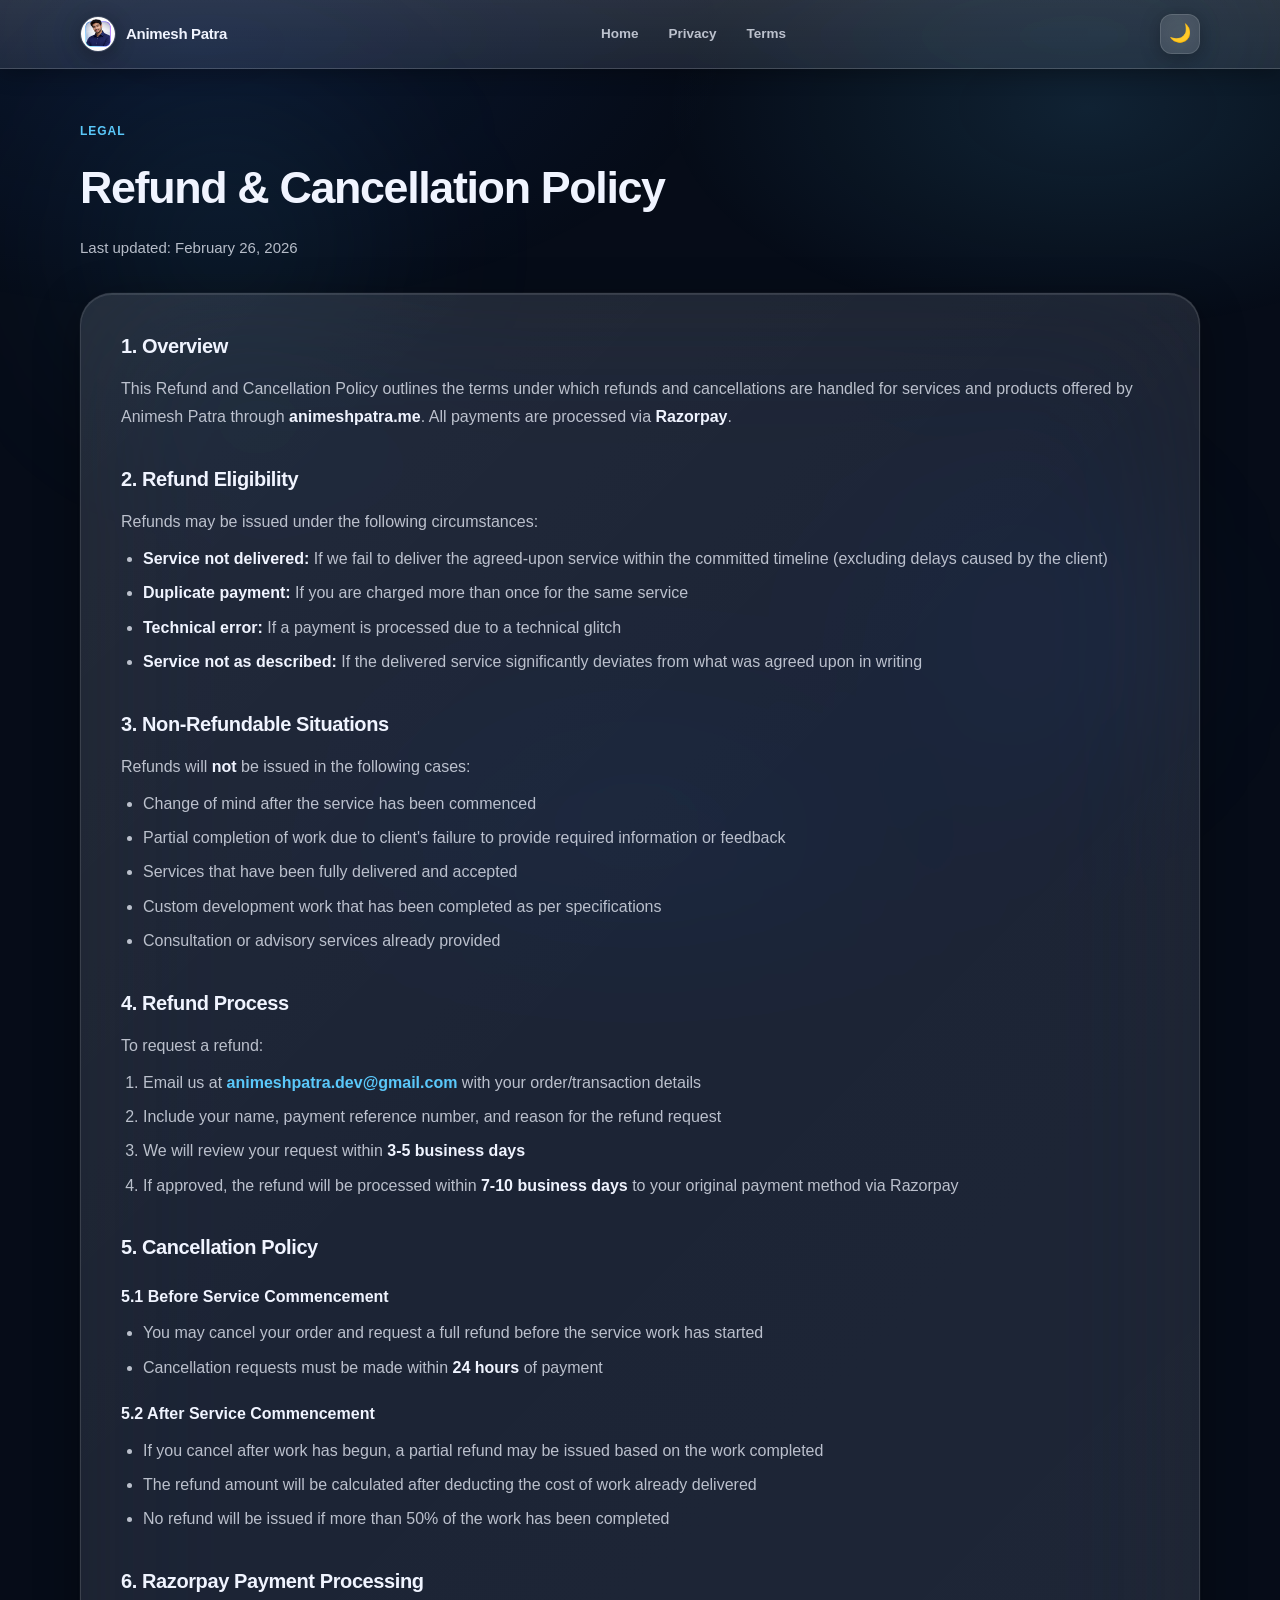
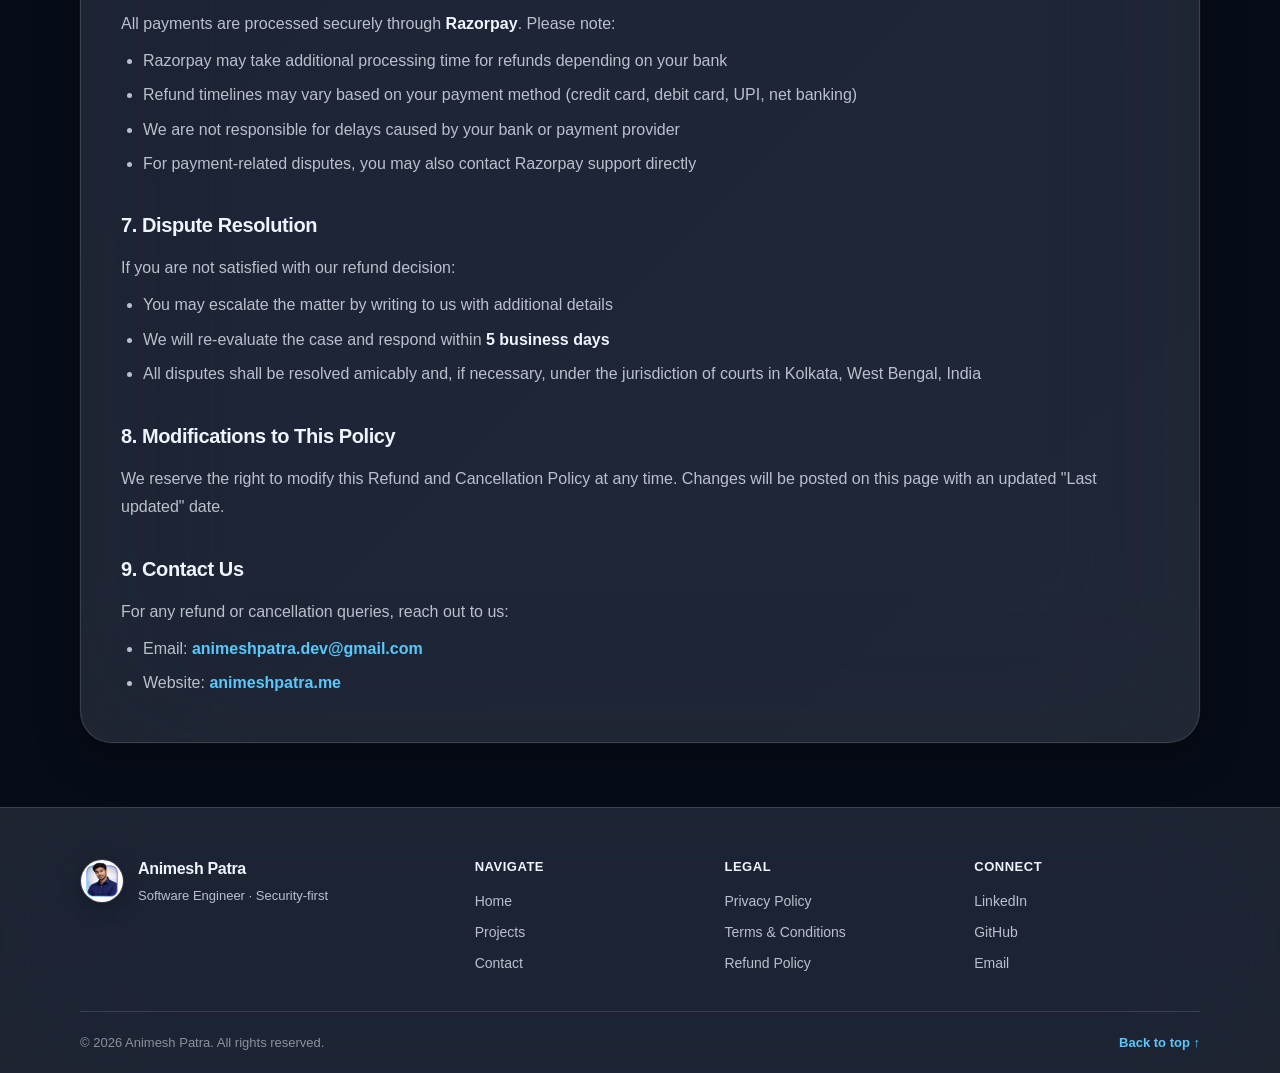
<file: refund/index.html>
<!doctype html>
<html lang="en" data-theme="dark">
<head>
  <meta charset="UTF-8">
  <meta name="viewport" content="width=device-width, initial-scale=1.0" />
  <meta name="color-scheme" content="light dark" />
  <meta name="referrer" content="strict-origin-when-cross-origin" />
  <meta http-equiv="Permissions-Policy" content="camera=(), microphone=(), geolocation=(), payment=(), usb=(), interest-cohort=()" />
  <meta http-equiv="X-Content-Type-Options" content="nosniff" />
  <meta http-equiv="Content-Security-Policy" content="default-src 'self'; base-uri 'none'; object-src 'none'; img-src 'self' https:; font-src 'self' https://fonts.gstatic.com; style-src 'self' https://fonts.googleapis.com; script-src 'self'; connect-src 'self' https://formspree.io; form-action 'self' https://formspree.io; upgrade-insecure-requests; block-all-mixed-content" />
  <title>Refund &amp; Cancellation Policy | Animesh Patra</title>
  <meta name="description" content="Refund and Cancellation Policy for Animesh Patra's services and products." />
  <link rel="icon" href="/assets/dp%20picture%202.png" type="image/png" />
  <link rel="apple-touch-icon" href="/assets/dp%20picture%202.png" />
  <link rel="preconnect" href="https://fonts.googleapis.com" />
  <link rel="preconnect" href="https://fonts.gstatic.com" crossorigin />
  <link href="https://fonts.googleapis.com/css2?family=Inter:wght@300;400;500;600;700;800;900&display=swap" rel="stylesheet" />
  <script src="/theme-init.js"></script>
  <link rel="stylesheet" href="/styles.css" />
</head>
<body>
  <div class="orb orb--1" aria-hidden="true"></div>
  <div class="orb orb--2" aria-hidden="true"></div>

  <header class="header" id="top">
    <div class="container header__inner">
      <a href="/" class="logo site-logo" aria-label="Go to homepage">
        <img class="logo__img profile-img" src="/assets/dp%20picture%202.png" alt="Animesh Patra" width="36" height="36" loading="lazy" decoding="async" />
        <span class="logo__name">Animesh Patra</span>
      </a>
      <nav class="nav" aria-label="Primary">
        <a class="nav__link" href="/">Home</a>
        <a class="nav__link" href="/privacy">Privacy</a>
        <a class="nav__link" href="/terms">Terms</a>
      </nav>
      <div class="header__right">
        <button class="theme-btn" id="themeToggle" type="button" aria-label="Toggle theme" title="Toggle theme">
          <span class="theme-btn__icon" aria-hidden="true"></span>
        </button>
        <button class="burger" id="menuToggle" type="button" aria-label="Open menu" aria-controls="mobileNav" aria-expanded="false">
          <span></span><span></span><span></span>
        </button>
      </div>
    </div>
    <div class="mobile-nav" id="mobileNav" hidden>
      <div class="container mobile-nav__inner">
        <a class="nav__link" href="/">Home</a>
        <a class="nav__link" href="/privacy">Privacy</a>
        <a class="nav__link" href="/terms">Terms</a>
      </div>
    </div>
  </header>

  <main id="main">
    <section class="section policy-section" aria-label="Refund and Cancellation Policy">
      <div class="container">
        <header class="section__header reveal">
          <span class="label">Legal</span>
          <h1 class="section__title">Refund &amp; Cancellation Policy</h1>
          <p class="section__sub">Last updated: February 26, 2026</p>
        </header>

        <div class="policy-content reveal">
          <h2>1. Overview</h2>
          <p>This Refund and Cancellation Policy outlines the terms under which refunds and cancellations are handled for services and products offered by Animesh Patra through <strong>animeshpatra.me</strong>. All payments are processed via <strong>Razorpay</strong>.</p>

          <h2>2. Refund Eligibility</h2>
          <p>Refunds may be issued under the following circumstances:</p>
          <ul>
            <li><strong>Service not delivered:</strong> If we fail to deliver the agreed-upon service within the committed timeline (excluding delays caused by the client)</li>
            <li><strong>Duplicate payment:</strong> If you are charged more than once for the same service</li>
            <li><strong>Technical error:</strong> If a payment is processed due to a technical glitch</li>
            <li><strong>Service not as described:</strong> If the delivered service significantly deviates from what was agreed upon in writing</li>
          </ul>

          <h2>3. Non-Refundable Situations</h2>
          <p>Refunds will <strong>not</strong> be issued in the following cases:</p>
          <ul>
            <li>Change of mind after the service has been commenced</li>
            <li>Partial completion of work due to client's failure to provide required information or feedback</li>
            <li>Services that have been fully delivered and accepted</li>
            <li>Custom development work that has been completed as per specifications</li>
            <li>Consultation or advisory services already provided</li>
          </ul>

          <h2>4. Refund Process</h2>
          <p>To request a refund:</p>
          <ol>
            <li>Email us at <a href="mailto:animeshpatra.dev@gmail.com">animeshpatra.dev@gmail.com</a> with your order/transaction details</li>
            <li>Include your name, payment reference number, and reason for the refund request</li>
            <li>We will review your request within <strong>3-5 business days</strong></li>
            <li>If approved, the refund will be processed within <strong>7-10 business days</strong> to your original payment method via Razorpay</li>
          </ol>

          <h2>5. Cancellation Policy</h2>
          <h3>5.1 Before Service Commencement</h3>
          <ul>
            <li>You may cancel your order and request a full refund before the service work has started</li>
            <li>Cancellation requests must be made within <strong>24 hours</strong> of payment</li>
          </ul>

          <h3>5.2 After Service Commencement</h3>
          <ul>
            <li>If you cancel after work has begun, a partial refund may be issued based on the work completed</li>
            <li>The refund amount will be calculated after deducting the cost of work already delivered</li>
            <li>No refund will be issued if more than 50% of the work has been completed</li>
          </ul>

          <h2>6. Razorpay Payment Processing</h2>
          <p>All payments are processed securely through <strong>Razorpay</strong>. Please note:</p>
          <ul>
            <li>Razorpay may take additional processing time for refunds depending on your bank</li>
            <li>Refund timelines may vary based on your payment method (credit card, debit card, UPI, net banking)</li>
            <li>We are not responsible for delays caused by your bank or payment provider</li>
            <li>For payment-related disputes, you may also contact Razorpay support directly</li>
          </ul>

          <h2>7. Dispute Resolution</h2>
          <p>If you are not satisfied with our refund decision:</p>
          <ul>
            <li>You may escalate the matter by writing to us with additional details</li>
            <li>We will re-evaluate the case and respond within <strong>5 business days</strong></li>
            <li>All disputes shall be resolved amicably and, if necessary, under the jurisdiction of courts in Kolkata, West Bengal, India</li>
          </ul>

          <h2>8. Modifications to This Policy</h2>
          <p>We reserve the right to modify this Refund and Cancellation Policy at any time. Changes will be posted on this page with an updated "Last updated" date.</p>

          <h2>9. Contact Us</h2>
          <p>For any refund or cancellation queries, reach out to us:</p>
          <ul>
            <li>Email: <a href="mailto:animeshpatra.dev@gmail.com">animeshpatra.dev@gmail.com</a></li>
            <li>Website: <a href="https://animeshpatra.me" target="_blank" rel="noopener noreferrer">animeshpatra.me</a></li>
          </ul>
        </div>
      </div>
    </section>
  </main>

  <footer class="footer">
    <div class="container footer__inner">
      <div class="footer__top">
        <div class="footer__brand">
          <img class="footer__logo profile-img" src="/assets/dp%20picture%202.png" alt="Animesh Patra" width="40" height="40" loading="lazy" decoding="async" />
          <div>
            <strong class="footer__name">Animesh Patra</strong>
            <span class="footer__tagline">Software Engineer &middot; Security-first</span>
          </div>
        </div>
        <div class="footer__columns">
          <div class="footer__col">
            <h4>Navigate</h4>
            <a href="/">Home</a>
            <a href="/#projects">Projects</a>
            <a href="/#contact">Contact</a>
          </div>
          <div class="footer__col">
            <h4>Legal</h4>
            <a href="/privacy">Privacy Policy</a>
            <a href="/terms">Terms &amp; Conditions</a>
            <a href="/refund">Refund Policy</a>
          </div>
          <div class="footer__col">
            <h4>Connect</h4>
            <a href="https://www.linkedin.com/in/animesh-patra2004" target="_blank" rel="noopener noreferrer">LinkedIn</a>
            <a href="https://github.com/developer-animesh7" target="_blank" rel="noopener noreferrer">GitHub</a>
            <a href="mailto:animeshpatra.dev@gmail.com">Email</a>
          </div>
        </div>
      </div>
      <div class="footer__bottom">
        <p>&copy; <span id="year"></span> Animesh Patra. All rights reserved.</p>
        <a class="footer__back" href="#top">Back to top &uarr;</a>
      </div>
    </div>
  </footer>

  <script src="/script.js" defer></script>
</body>
</html>
</file>
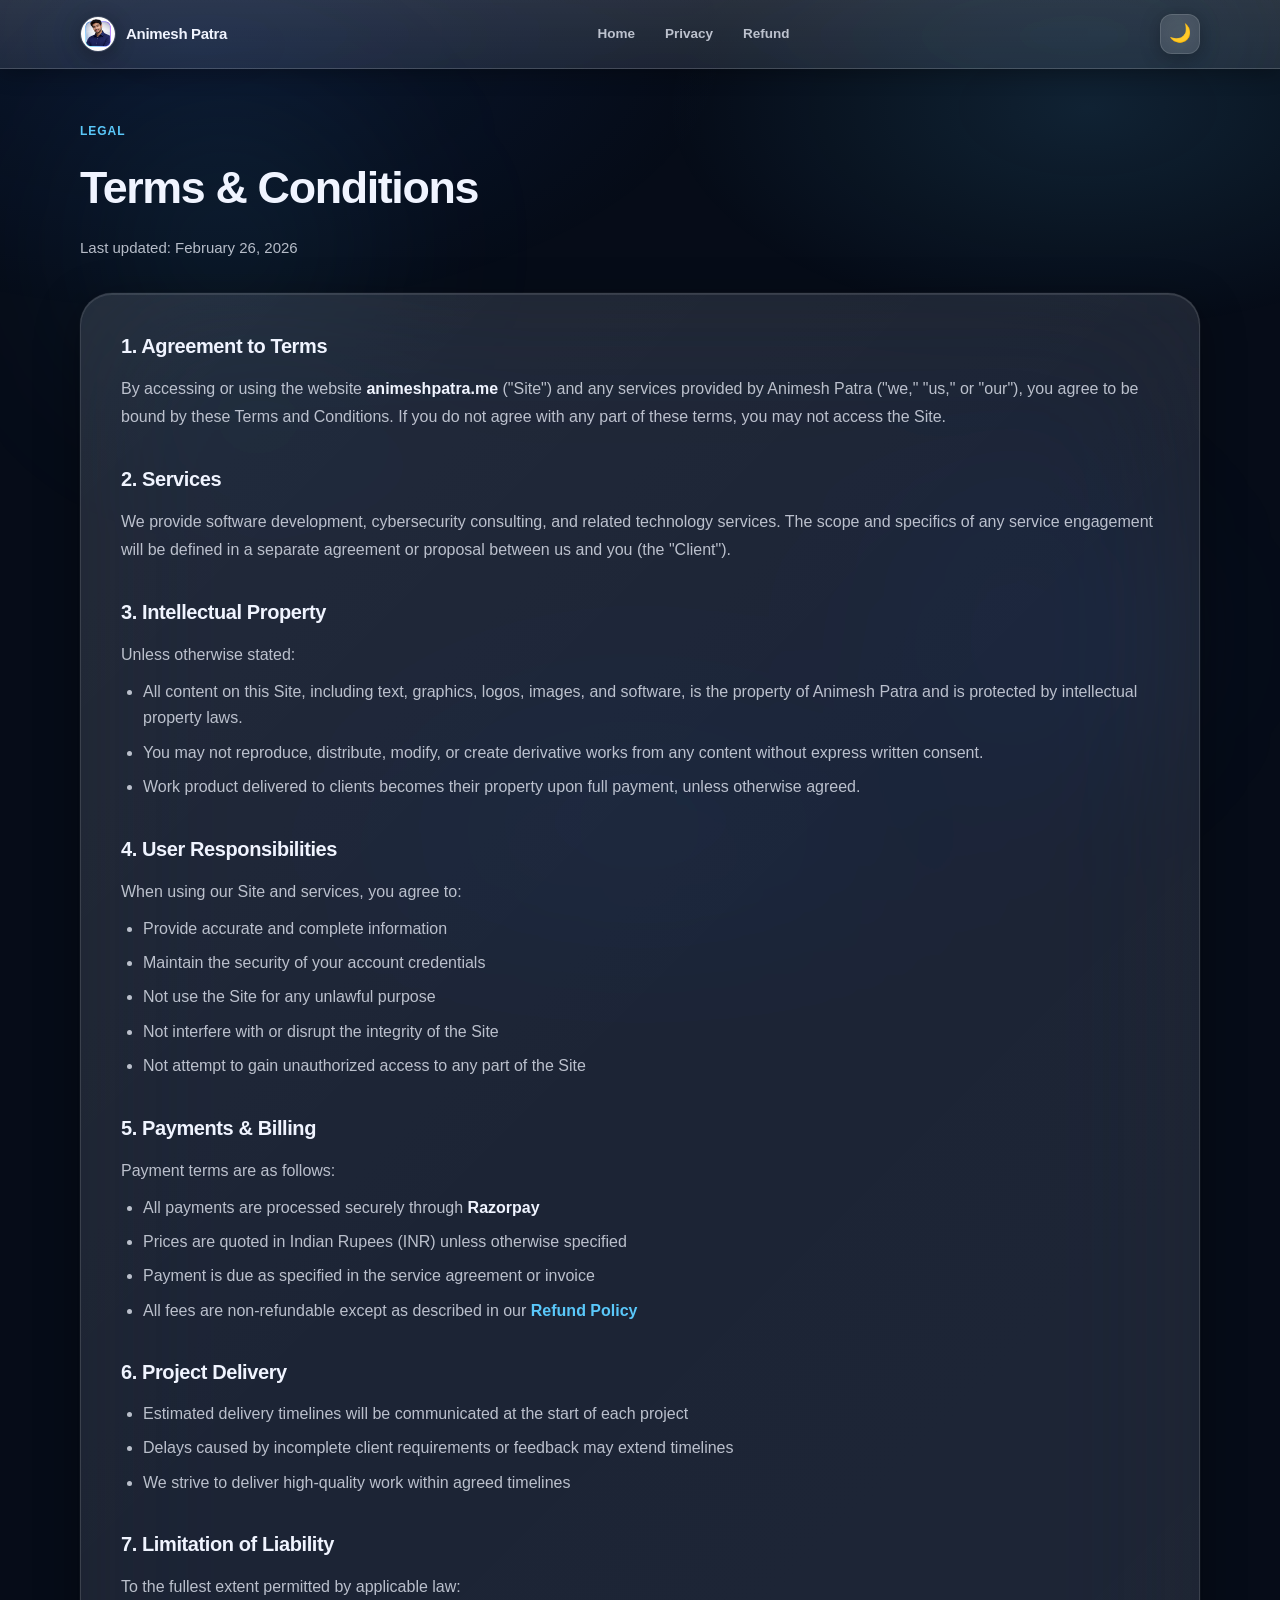
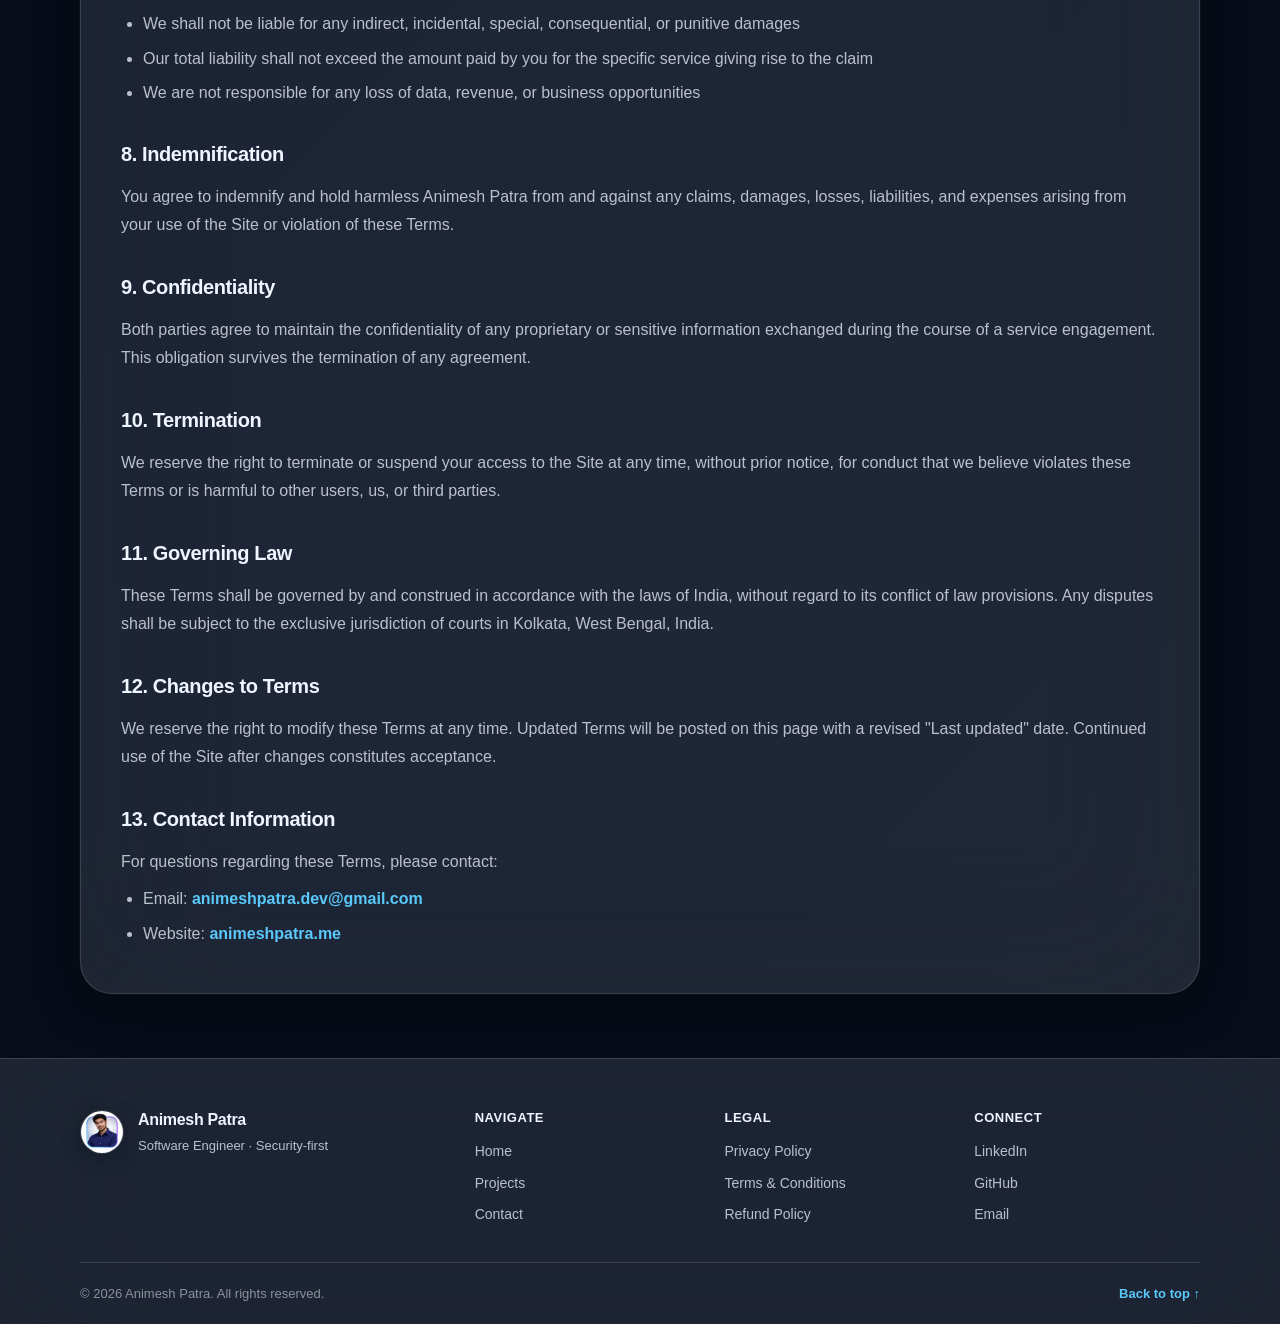
<file: terms/index.html>
<!doctype html>
<html lang="en" data-theme="dark">
<head>
  <meta charset="UTF-8">
  <meta name="viewport" content="width=device-width, initial-scale=1.0" />
  <meta name="color-scheme" content="light dark" />
  <meta name="referrer" content="strict-origin-when-cross-origin" />
  <meta http-equiv="Permissions-Policy" content="camera=(), microphone=(), geolocation=(), payment=(), usb=(), interest-cohort=()" />
  <meta http-equiv="X-Content-Type-Options" content="nosniff" />
  <meta http-equiv="Content-Security-Policy" content="default-src 'self'; base-uri 'none'; object-src 'none'; img-src 'self' https:; font-src 'self' https://fonts.gstatic.com; style-src 'self' https://fonts.googleapis.com; script-src 'self'; connect-src 'self' https://formspree.io; form-action 'self' https://formspree.io; upgrade-insecure-requests; block-all-mixed-content" />
  <title>Terms &amp; Conditions | Animesh Patra</title>
  <meta name="description" content="Terms and Conditions for Animesh Patra's services and products." />
  <link rel="icon" href="/assets/dp%20picture%202.png" type="image/png" />
  <link rel="apple-touch-icon" href="/assets/dp%20picture%202.png" />
  <link rel="preconnect" href="https://fonts.googleapis.com" />
  <link rel="preconnect" href="https://fonts.gstatic.com" crossorigin />
  <link href="https://fonts.googleapis.com/css2?family=Inter:wght@300;400;500;600;700;800;900&display=swap" rel="stylesheet" />
  <script src="/theme-init.js"></script>
  <link rel="stylesheet" href="/styles.css" />
</head>
<body>
  <div class="orb orb--1" aria-hidden="true"></div>
  <div class="orb orb--2" aria-hidden="true"></div>

  <header class="header" id="top">
    <div class="container header__inner">
      <a href="/" class="logo site-logo" aria-label="Go to homepage">
        <img class="logo__img profile-img" src="/assets/dp%20picture%202.png" alt="Animesh Patra" width="36" height="36" loading="lazy" decoding="async" />
        <span class="logo__name">Animesh Patra</span>
      </a>
      <nav class="nav" aria-label="Primary">
        <a class="nav__link" href="/">Home</a>
        <a class="nav__link" href="/privacy">Privacy</a>
        <a class="nav__link" href="/refund">Refund</a>
      </nav>
      <div class="header__right">
        <button class="theme-btn" id="themeToggle" type="button" aria-label="Toggle theme" title="Toggle theme">
          <span class="theme-btn__icon" aria-hidden="true"></span>
        </button>
        <button class="burger" id="menuToggle" type="button" aria-label="Open menu" aria-controls="mobileNav" aria-expanded="false">
          <span></span><span></span><span></span>
        </button>
      </div>
    </div>
    <div class="mobile-nav" id="mobileNav" hidden>
      <div class="container mobile-nav__inner">
        <a class="nav__link" href="/">Home</a>
        <a class="nav__link" href="/privacy">Privacy</a>
        <a class="nav__link" href="/refund">Refund</a>
      </div>
    </div>
  </header>

  <main id="main">
    <section class="section policy-section" aria-label="Terms and Conditions">
      <div class="container">
        <header class="section__header reveal">
          <span class="label">Legal</span>
          <h1 class="section__title">Terms &amp; Conditions</h1>
          <p class="section__sub">Last updated: February 26, 2026</p>
        </header>

        <div class="policy-content reveal">
          <h2>1. Agreement to Terms</h2>
          <p>By accessing or using the website <strong>animeshpatra.me</strong> ("Site") and any services provided by Animesh Patra ("we," "us," or "our"), you agree to be bound by these Terms and Conditions. If you do not agree with any part of these terms, you may not access the Site.</p>

          <h2>2. Services</h2>
          <p>We provide software development, cybersecurity consulting, and related technology services. The scope and specifics of any service engagement will be defined in a separate agreement or proposal between us and you (the "Client").</p>

          <h2>3. Intellectual Property</h2>
          <p>Unless otherwise stated:</p>
          <ul>
            <li>All content on this Site, including text, graphics, logos, images, and software, is the property of Animesh Patra and is protected by intellectual property laws.</li>
            <li>You may not reproduce, distribute, modify, or create derivative works from any content without express written consent.</li>
            <li>Work product delivered to clients becomes their property upon full payment, unless otherwise agreed.</li>
          </ul>

          <h2>4. User Responsibilities</h2>
          <p>When using our Site and services, you agree to:</p>
          <ul>
            <li>Provide accurate and complete information</li>
            <li>Maintain the security of your account credentials</li>
            <li>Not use the Site for any unlawful purpose</li>
            <li>Not interfere with or disrupt the integrity of the Site</li>
            <li>Not attempt to gain unauthorized access to any part of the Site</li>
          </ul>

          <h2>5. Payments &amp; Billing</h2>
          <p>Payment terms are as follows:</p>
          <ul>
            <li>All payments are processed securely through <strong>Razorpay</strong></li>
            <li>Prices are quoted in Indian Rupees (INR) unless otherwise specified</li>
            <li>Payment is due as specified in the service agreement or invoice</li>
            <li>All fees are non-refundable except as described in our <a href="/refund">Refund Policy</a></li>
          </ul>

          <h2>6. Project Delivery</h2>
          <ul>
            <li>Estimated delivery timelines will be communicated at the start of each project</li>
            <li>Delays caused by incomplete client requirements or feedback may extend timelines</li>
            <li>We strive to deliver high-quality work within agreed timelines</li>
          </ul>

          <h2>7. Limitation of Liability</h2>
          <p>To the fullest extent permitted by applicable law:</p>
          <ul>
            <li>We shall not be liable for any indirect, incidental, special, consequential, or punitive damages</li>
            <li>Our total liability shall not exceed the amount paid by you for the specific service giving rise to the claim</li>
            <li>We are not responsible for any loss of data, revenue, or business opportunities</li>
          </ul>

          <h2>8. Indemnification</h2>
          <p>You agree to indemnify and hold harmless Animesh Patra from and against any claims, damages, losses, liabilities, and expenses arising from your use of the Site or violation of these Terms.</p>

          <h2>9. Confidentiality</h2>
          <p>Both parties agree to maintain the confidentiality of any proprietary or sensitive information exchanged during the course of a service engagement. This obligation survives the termination of any agreement.</p>

          <h2>10. Termination</h2>
          <p>We reserve the right to terminate or suspend your access to the Site at any time, without prior notice, for conduct that we believe violates these Terms or is harmful to other users, us, or third parties.</p>

          <h2>11. Governing Law</h2>
          <p>These Terms shall be governed by and construed in accordance with the laws of India, without regard to its conflict of law provisions. Any disputes shall be subject to the exclusive jurisdiction of courts in Kolkata, West Bengal, India.</p>

          <h2>12. Changes to Terms</h2>
          <p>We reserve the right to modify these Terms at any time. Updated Terms will be posted on this page with a revised "Last updated" date. Continued use of the Site after changes constitutes acceptance.</p>

          <h2>13. Contact Information</h2>
          <p>For questions regarding these Terms, please contact:</p>
          <ul>
            <li>Email: <a href="mailto:animeshpatra.dev@gmail.com">animeshpatra.dev@gmail.com</a></li>
            <li>Website: <a href="https://animeshpatra.me" target="_blank" rel="noopener noreferrer">animeshpatra.me</a></li>
          </ul>
        </div>
      </div>
    </section>
  </main>

  <footer class="footer">
    <div class="container footer__inner">
      <div class="footer__top">
        <div class="footer__brand">
          <img class="footer__logo profile-img" src="/assets/dp%20picture%202.png" alt="Animesh Patra" width="40" height="40" loading="lazy" decoding="async" />
          <div>
            <strong class="footer__name">Animesh Patra</strong>
            <span class="footer__tagline">Software Engineer &middot; Security-first</span>
          </div>
        </div>
        <div class="footer__columns">
          <div class="footer__col">
            <h4>Navigate</h4>
            <a href="/">Home</a>
            <a href="/#projects">Projects</a>
            <a href="/#contact">Contact</a>
          </div>
          <div class="footer__col">
            <h4>Legal</h4>
            <a href="/privacy">Privacy Policy</a>
            <a href="/terms">Terms &amp; Conditions</a>
            <a href="/refund">Refund Policy</a>
          </div>
          <div class="footer__col">
            <h4>Connect</h4>
            <a href="https://www.linkedin.com/in/animesh-patra2004" target="_blank" rel="noopener noreferrer">LinkedIn</a>
            <a href="https://github.com/developer-animesh7" target="_blank" rel="noopener noreferrer">GitHub</a>
            <a href="mailto:animeshpatra.dev@gmail.com">Email</a>
          </div>
        </div>
      </div>
      <div class="footer__bottom">
        <p>&copy; <span id="year"></span> Animesh Patra. All rights reserved.</p>
        <a class="footer__back" href="#top">Back to top &uarr;</a>
      </div>
    </div>
  </footer>

  <script src="/script.js" defer></script>
</body>
</html>
</file>
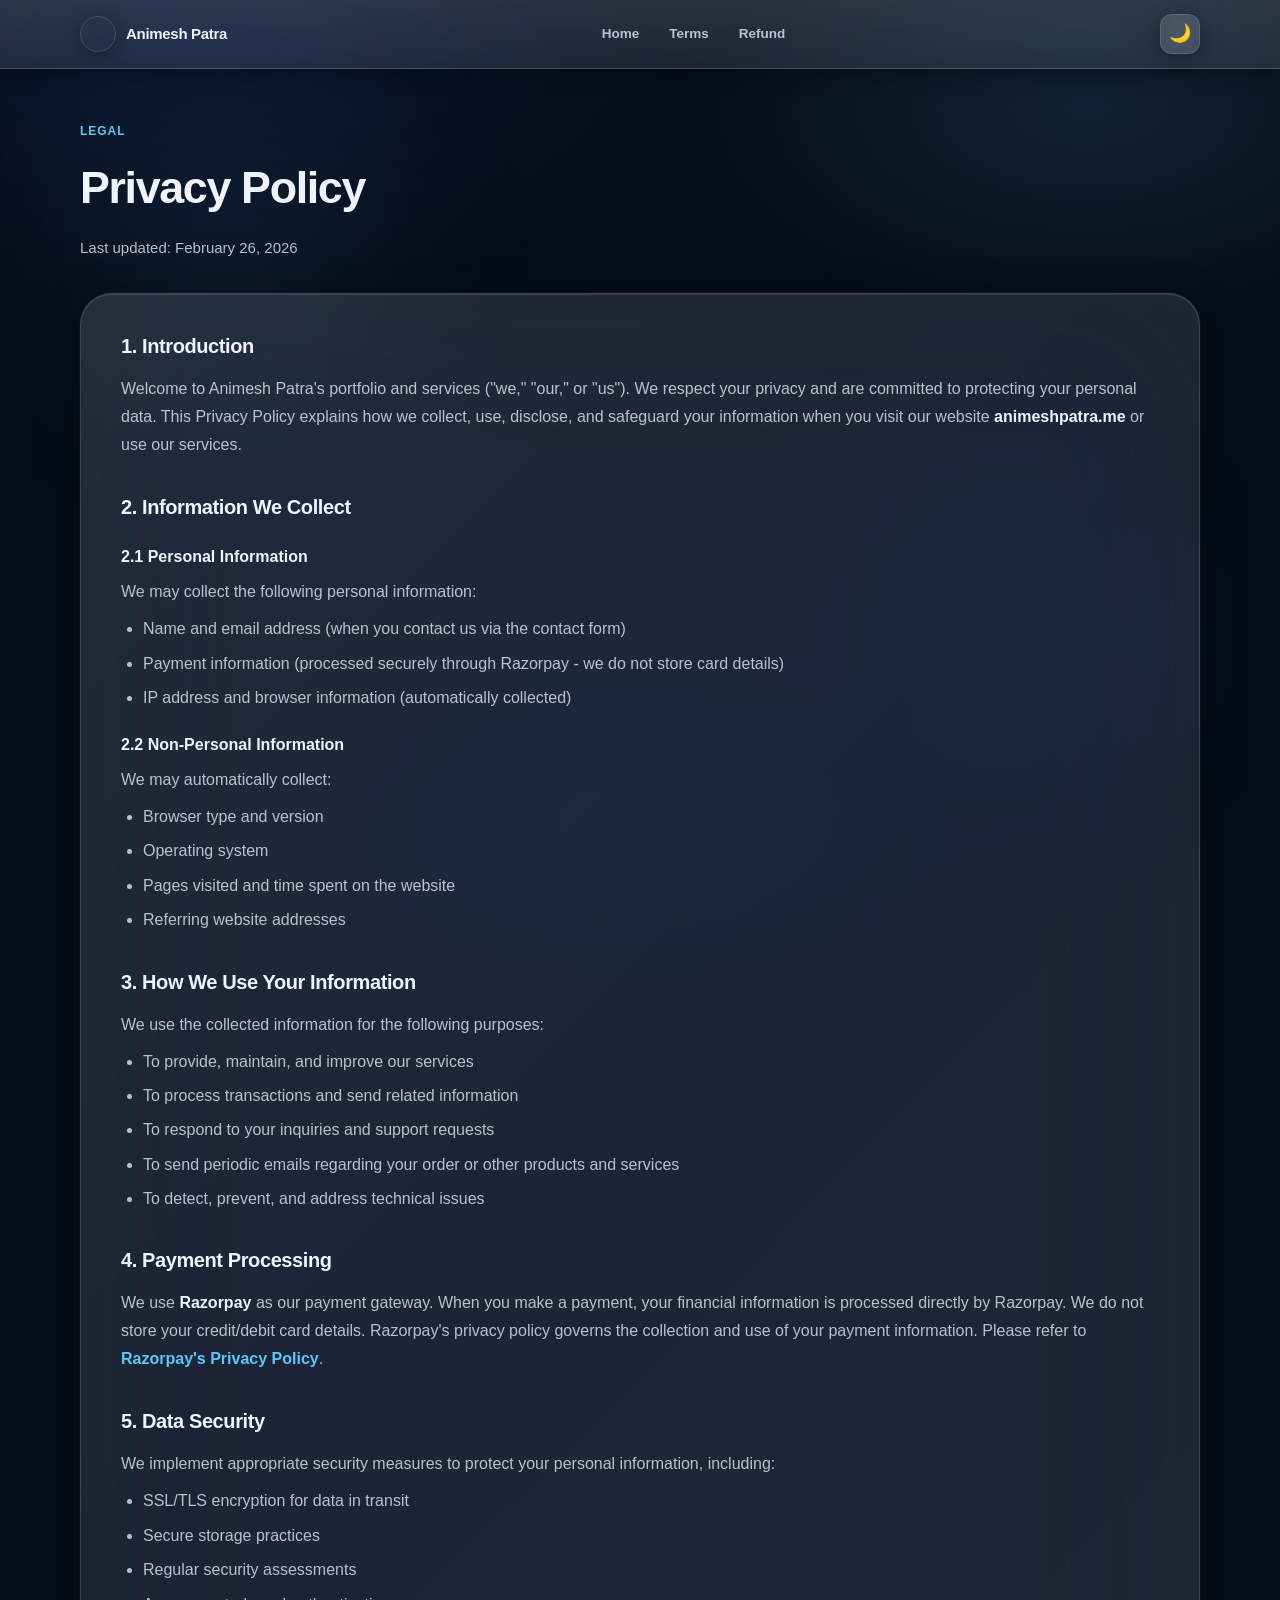
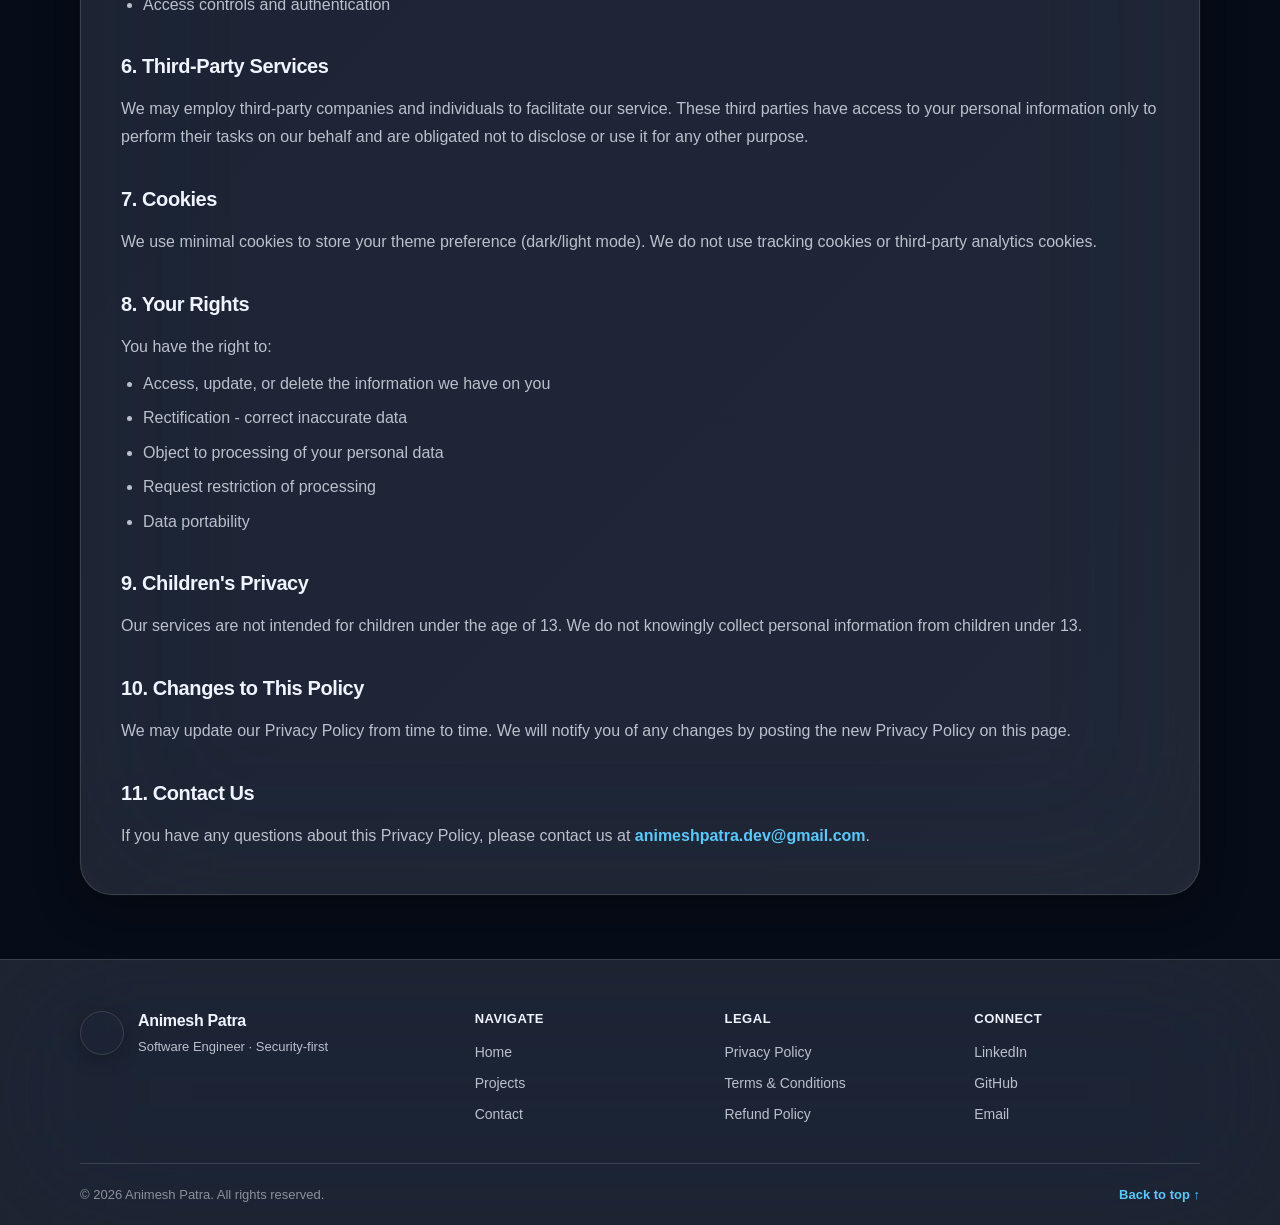
<file: privacy.html>
<!doctype html>
<html lang="en" data-theme="dark">
<head>
  <meta charset="UTF-8">
  <meta name="viewport" content="width=device-width, initial-scale=1.0" />
  <meta name="color-scheme" content="light dark" />
  <meta name="referrer" content="strict-origin-when-cross-origin" />
  <meta http-equiv="Permissions-Policy" content="camera=(), microphone=(), geolocation=(), payment=(), usb=(), interest-cohort=()" />
  <meta http-equiv="X-Content-Type-Options" content="nosniff" />
  <meta http-equiv="Content-Security-Policy" content="default-src 'self'; base-uri 'none'; object-src 'none'; img-src 'self' https:; font-src 'self' https://fonts.gstatic.com; style-src 'self' https://fonts.googleapis.com; script-src 'self'; connect-src 'self' https://formspree.io; form-action 'self' https://formspree.io; upgrade-insecure-requests; block-all-mixed-content" />
  <title>Privacy Policy | Animesh Patra</title>
  <meta name="description" content="Privacy Policy for Animesh Patra's services and products." />
  <link rel="icon" href="./assets/dp%20picture%202.png" type="image/png" />
  <link rel="apple-touch-icon" href="./assets/dp%20picture%202.png" />
  <link rel="preconnect" href="https://fonts.googleapis.com" />
  <link rel="preconnect" href="https://fonts.gstatic.com" crossorigin />
  <link href="https://fonts.googleapis.com/css2?family=Inter:wght@300;400;500;600;700;800;900&display=swap" rel="stylesheet" />
  <script src="/theme-init.js"></script>
  <link rel="stylesheet" href="./styles.css" />
</head>
<body>
  <div class="orb orb--1" aria-hidden="true"></div>
  <div class="orb orb--2" aria-hidden="true"></div>

  <header class="header" id="top">
    <div class="container header__inner">
      <a href="/" class="logo site-logo" aria-label="Go to homepage">
        <img class="logo__img profile-img" src="./assets/dp%20picture%202.png" alt="Animesh Patra" width="36" height="36" loading="lazy" decoding="async" />
        <span class="logo__name">Animesh Patra</span>
      </a>
      <nav class="nav" aria-label="Primary">
        <a class="nav__link" href="/">Home</a>
        <a class="nav__link" href="/terms">Terms</a>
        <a class="nav__link" href="/refund">Refund</a>
      </nav>
      <div class="header__right">
        <button class="theme-btn" id="themeToggle" type="button" aria-label="Toggle theme" title="Toggle theme">
          <span class="theme-btn__icon" aria-hidden="true"></span>
        </button>
        <button class="burger" id="menuToggle" type="button" aria-label="Open menu" aria-controls="mobileNav" aria-expanded="false">
          <span></span><span></span><span></span>
        </button>
      </div>
    </div>
    <div class="mobile-nav" id="mobileNav" hidden>
      <div class="container mobile-nav__inner">
        <a class="nav__link" href="/">Home</a>
        <a class="nav__link" href="/terms">Terms</a>
        <a class="nav__link" href="/refund">Refund</a>
      </div>
    </div>
  </header>

  <main id="main">
    <section class="section policy-section" aria-label="Privacy Policy">
      <div class="container">
        <header class="section__header reveal">
          <span class="label">Legal</span>
          <h1 class="section__title">Privacy Policy</h1>
          <p class="section__sub">Last updated: February 26, 2026</p>
        </header>

        <div class="policy-content reveal">
          <h2>1. Introduction</h2>
          <p>Welcome to Animesh Patra's portfolio and services ("we," "our," or "us"). We respect your privacy and are committed to protecting your personal data. This Privacy Policy explains how we collect, use, disclose, and safeguard your information when you visit our website <strong>animeshpatra.me</strong> or use our services.</p>

          <h2>2. Information We Collect</h2>
          <h3>2.1 Personal Information</h3>
          <p>We may collect the following personal information:</p>
          <ul>
            <li>Name and email address (when you contact us via the contact form)</li>
            <li>Payment information (processed securely through Razorpay - we do not store card details)</li>
            <li>IP address and browser information (automatically collected)</li>
          </ul>

          <h3>2.2 Non-Personal Information</h3>
          <p>We may automatically collect:</p>
          <ul>
            <li>Browser type and version</li>
            <li>Operating system</li>
            <li>Pages visited and time spent on the website</li>
            <li>Referring website addresses</li>
          </ul>

          <h2>3. How We Use Your Information</h2>
          <p>We use the collected information for the following purposes:</p>
          <ul>
            <li>To provide, maintain, and improve our services</li>
            <li>To process transactions and send related information</li>
            <li>To respond to your inquiries and support requests</li>
            <li>To send periodic emails regarding your order or other products and services</li>
            <li>To detect, prevent, and address technical issues</li>
          </ul>

          <h2>4. Payment Processing</h2>
          <p>We use <strong>Razorpay</strong> as our payment gateway. When you make a payment, your financial information is processed directly by Razorpay. We do not store your credit/debit card details. Razorpay's privacy policy governs the collection and use of your payment information. Please refer to <a href="https://razorpay.com/privacy/" target="_blank" rel="noopener noreferrer">Razorpay's Privacy Policy</a>.</p>

          <h2>5. Data Security</h2>
          <p>We implement appropriate security measures to protect your personal information, including:</p>
          <ul>
            <li>SSL/TLS encryption for data in transit</li>
            <li>Secure storage practices</li>
            <li>Regular security assessments</li>
            <li>Access controls and authentication</li>
          </ul>

          <h2>6. Third-Party Services</h2>
          <p>We may employ third-party companies and individuals to facilitate our service. These third parties have access to your personal information only to perform their tasks on our behalf and are obligated not to disclose or use it for any other purpose.</p>

          <h2>7. Cookies</h2>
          <p>We use minimal cookies to store your theme preference (dark/light mode). We do not use tracking cookies or third-party analytics cookies.</p>

          <h2>8. Your Rights</h2>
          <p>You have the right to:</p>
          <ul>
            <li>Access, update, or delete the information we have on you</li>
            <li>Rectification - correct inaccurate data</li>
            <li>Object to processing of your personal data</li>
            <li>Request restriction of processing</li>
            <li>Data portability</li>
          </ul>

          <h2>9. Children's Privacy</h2>
          <p>Our services are not intended for children under the age of 13. We do not knowingly collect personal information from children under 13.</p>

          <h2>10. Changes to This Policy</h2>
          <p>We may update our Privacy Policy from time to time. We will notify you of any changes by posting the new Privacy Policy on this page.</p>

          <h2>11. Contact Us</h2>
          <p>If you have any questions about this Privacy Policy, please contact us at <a href="mailto:animeshpatra.dev@gmail.com">animeshpatra.dev@gmail.com</a>.</p>
        </div>
      </div>
    </section>
  </main>

  <footer class="footer">
    <div class="container footer__inner">
      <div class="footer__top">
        <div class="footer__brand">
          <img class="footer__logo profile-img" src="./assets/dp%20picture%202.png" alt="Animesh Patra" width="40" height="40" loading="lazy" decoding="async" />
          <div>
            <strong class="footer__name">Animesh Patra</strong>
            <span class="footer__tagline">Software Engineer &middot; Security-first</span>
          </div>
        </div>
        <div class="footer__columns">
          <div class="footer__col">
            <h4>Navigate</h4>
            <a href="/">Home</a>
            <a href="/#projects">Projects</a>
            <a href="/#contact">Contact</a>
          </div>
          <div class="footer__col">
            <h4>Legal</h4>
            <a href="/privacy">Privacy Policy</a>
            <a href="/terms">Terms &amp; Conditions</a>
            <a href="/refund">Refund Policy</a>
          </div>
          <div class="footer__col">
            <h4>Connect</h4>
            <a href="https://www.linkedin.com/in/animesh-patra2004" target="_blank" rel="noopener noreferrer">LinkedIn</a>
            <a href="https://github.com/developer-animesh7" target="_blank" rel="noopener noreferrer">GitHub</a>
            <a href="mailto:animeshpatra.dev@gmail.com">Email</a>
          </div>
        </div>
      </div>
      <div class="footer__bottom">
        <p>&copy; <span id="year"></span> Animesh Patra. All rights reserved.</p>
        <a class="footer__back" href="#top">Back to top &uarr;</a>
      </div>
    </div>
  </footer>

  <script src="./script.js" defer></script>
</body>
</html>
</file>
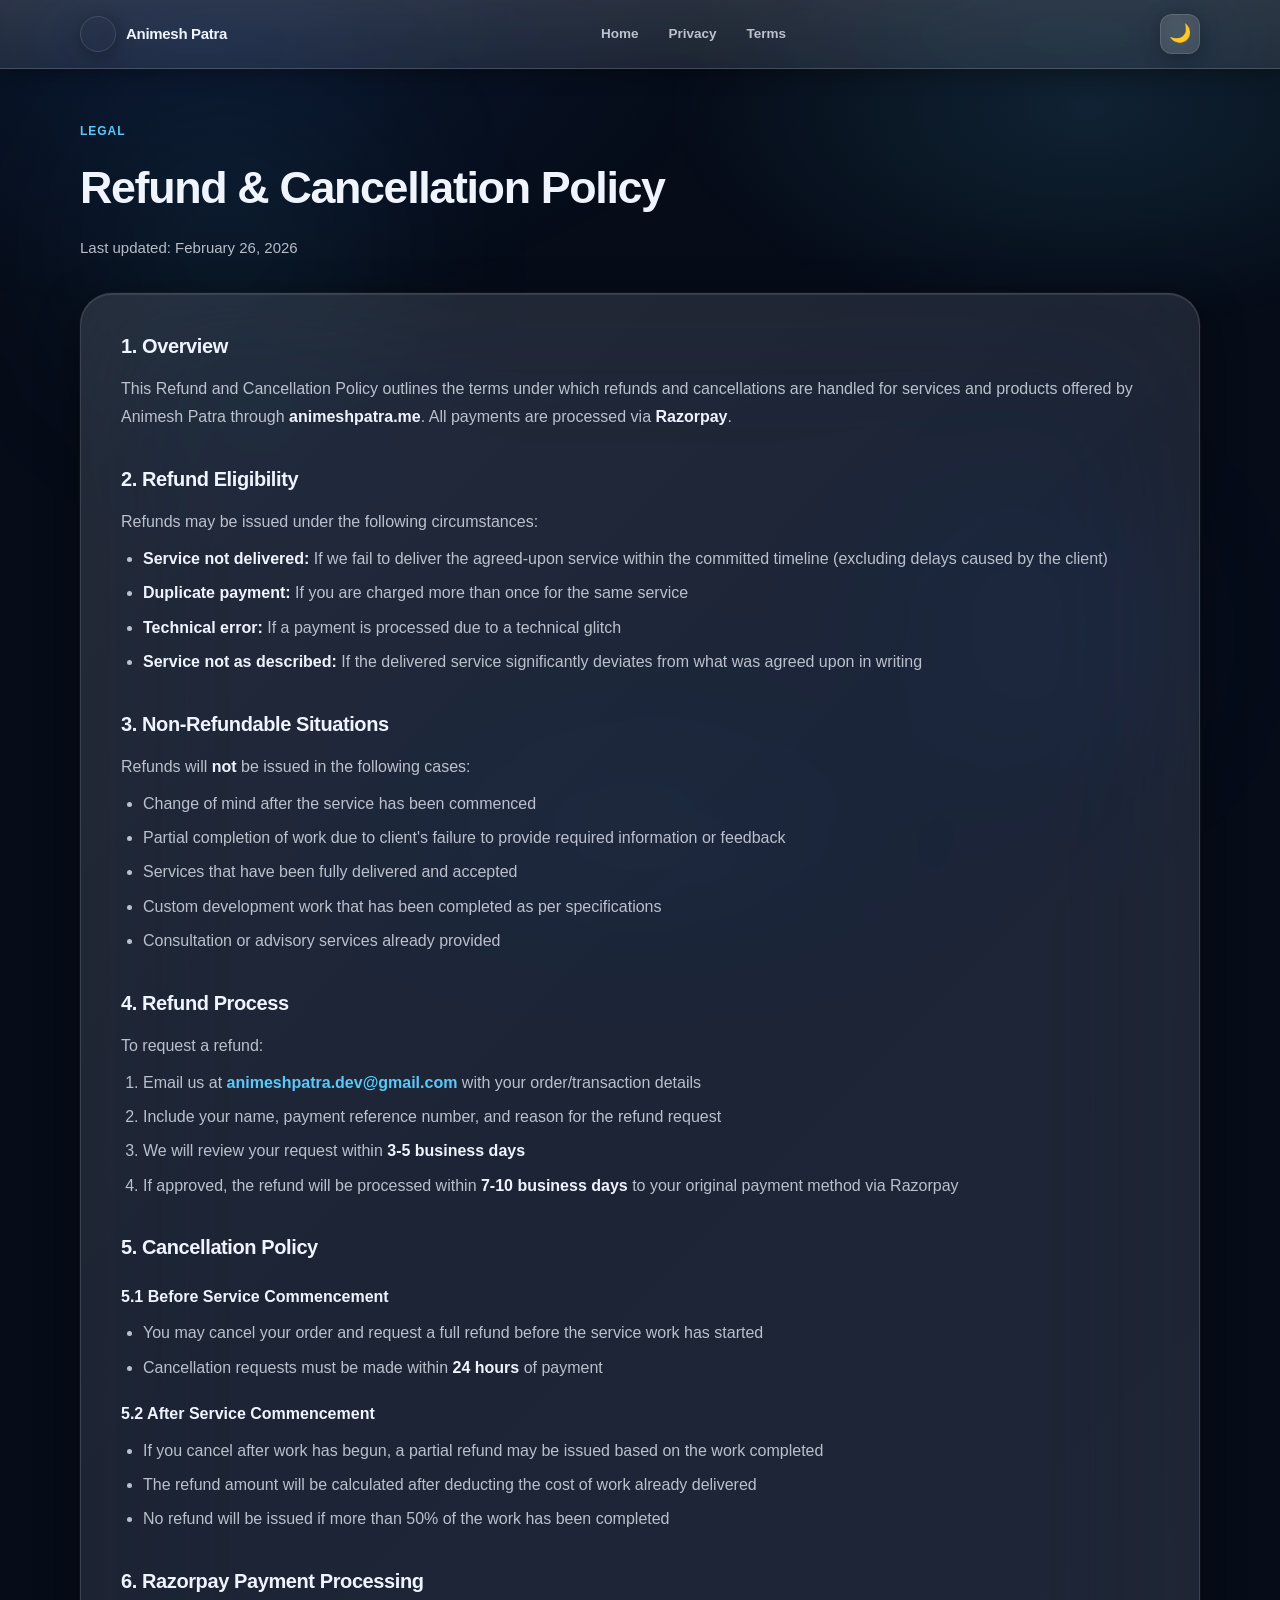
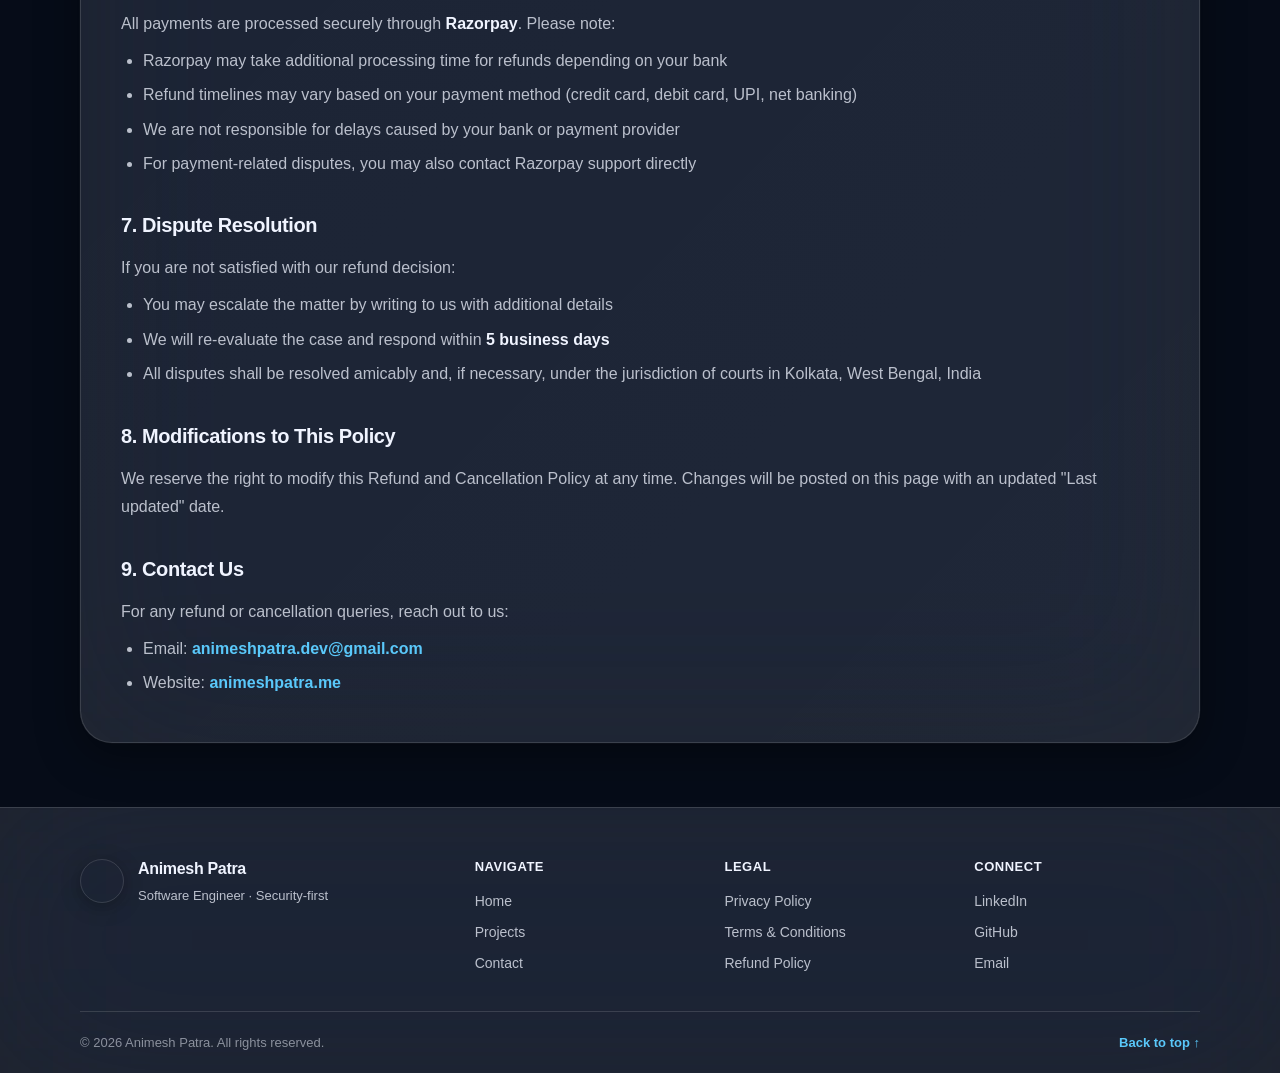
<file: refund.html>
<!doctype html>
<html lang="en" data-theme="dark">
<head>
  <meta charset="UTF-8">
  <meta name="viewport" content="width=device-width, initial-scale=1.0" />
  <meta name="color-scheme" content="light dark" />
  <meta name="referrer" content="strict-origin-when-cross-origin" />
  <meta http-equiv="Permissions-Policy" content="camera=(), microphone=(), geolocation=(), payment=(), usb=(), interest-cohort=()" />
  <meta http-equiv="X-Content-Type-Options" content="nosniff" />
  <meta http-equiv="Content-Security-Policy" content="default-src 'self'; base-uri 'none'; object-src 'none'; img-src 'self' https:; font-src 'self' https://fonts.gstatic.com; style-src 'self' https://fonts.googleapis.com; script-src 'self'; connect-src 'self' https://formspree.io; form-action 'self' https://formspree.io; upgrade-insecure-requests; block-all-mixed-content" />
  <title>Refund &amp; Cancellation Policy | Animesh Patra</title>
  <meta name="description" content="Refund and Cancellation Policy for Animesh Patra's services and products." />
  <link rel="icon" href="./assets/dp%20picture%202.png" type="image/png" />
  <link rel="apple-touch-icon" href="./assets/dp%20picture%202.png" />
  <link rel="preconnect" href="https://fonts.googleapis.com" />
  <link rel="preconnect" href="https://fonts.gstatic.com" crossorigin />
  <link href="https://fonts.googleapis.com/css2?family=Inter:wght@300;400;500;600;700;800;900&display=swap" rel="stylesheet" />
  <script src="/theme-init.js"></script>
  <link rel="stylesheet" href="./styles.css" />
</head>
<body>
  <div class="orb orb--1" aria-hidden="true"></div>
  <div class="orb orb--2" aria-hidden="true"></div>

  <header class="header" id="top">
    <div class="container header__inner">
      <a href="/" class="logo site-logo" aria-label="Go to homepage">
        <img class="logo__img profile-img" src="./assets/dp%20picture%202.png" alt="Animesh Patra" width="36" height="36" loading="lazy" decoding="async" />
        <span class="logo__name">Animesh Patra</span>
      </a>
      <nav class="nav" aria-label="Primary">
        <a class="nav__link" href="/">Home</a>
        <a class="nav__link" href="/privacy">Privacy</a>
        <a class="nav__link" href="/terms">Terms</a>
      </nav>
      <div class="header__right">
        <button class="theme-btn" id="themeToggle" type="button" aria-label="Toggle theme" title="Toggle theme">
          <span class="theme-btn__icon" aria-hidden="true"></span>
        </button>
        <button class="burger" id="menuToggle" type="button" aria-label="Open menu" aria-controls="mobileNav" aria-expanded="false">
          <span></span><span></span><span></span>
        </button>
      </div>
    </div>
    <div class="mobile-nav" id="mobileNav" hidden>
      <div class="container mobile-nav__inner">
        <a class="nav__link" href="/">Home</a>
        <a class="nav__link" href="/privacy">Privacy</a>
        <a class="nav__link" href="/terms">Terms</a>
      </div>
    </div>
  </header>

  <main id="main">
    <section class="section policy-section" aria-label="Refund and Cancellation Policy">
      <div class="container">
        <header class="section__header reveal">
          <span class="label">Legal</span>
          <h1 class="section__title">Refund &amp; Cancellation Policy</h1>
          <p class="section__sub">Last updated: February 26, 2026</p>
        </header>

        <div class="policy-content reveal">
          <h2>1. Overview</h2>
          <p>This Refund and Cancellation Policy outlines the terms under which refunds and cancellations are handled for services and products offered by Animesh Patra through <strong>animeshpatra.me</strong>. All payments are processed via <strong>Razorpay</strong>.</p>

          <h2>2. Refund Eligibility</h2>
          <p>Refunds may be issued under the following circumstances:</p>
          <ul>
            <li><strong>Service not delivered:</strong> If we fail to deliver the agreed-upon service within the committed timeline (excluding delays caused by the client)</li>
            <li><strong>Duplicate payment:</strong> If you are charged more than once for the same service</li>
            <li><strong>Technical error:</strong> If a payment is processed due to a technical glitch</li>
            <li><strong>Service not as described:</strong> If the delivered service significantly deviates from what was agreed upon in writing</li>
          </ul>

          <h2>3. Non-Refundable Situations</h2>
          <p>Refunds will <strong>not</strong> be issued in the following cases:</p>
          <ul>
            <li>Change of mind after the service has been commenced</li>
            <li>Partial completion of work due to client's failure to provide required information or feedback</li>
            <li>Services that have been fully delivered and accepted</li>
            <li>Custom development work that has been completed as per specifications</li>
            <li>Consultation or advisory services already provided</li>
          </ul>

          <h2>4. Refund Process</h2>
          <p>To request a refund:</p>
          <ol>
            <li>Email us at <a href="mailto:animeshpatra.dev@gmail.com">animeshpatra.dev@gmail.com</a> with your order/transaction details</li>
            <li>Include your name, payment reference number, and reason for the refund request</li>
            <li>We will review your request within <strong>3-5 business days</strong></li>
            <li>If approved, the refund will be processed within <strong>7-10 business days</strong> to your original payment method via Razorpay</li>
          </ol>

          <h2>5. Cancellation Policy</h2>
          <h3>5.1 Before Service Commencement</h3>
          <ul>
            <li>You may cancel your order and request a full refund before the service work has started</li>
            <li>Cancellation requests must be made within <strong>24 hours</strong> of payment</li>
          </ul>

          <h3>5.2 After Service Commencement</h3>
          <ul>
            <li>If you cancel after work has begun, a partial refund may be issued based on the work completed</li>
            <li>The refund amount will be calculated after deducting the cost of work already delivered</li>
            <li>No refund will be issued if more than 50% of the work has been completed</li>
          </ul>

          <h2>6. Razorpay Payment Processing</h2>
          <p>All payments are processed securely through <strong>Razorpay</strong>. Please note:</p>
          <ul>
            <li>Razorpay may take additional processing time for refunds depending on your bank</li>
            <li>Refund timelines may vary based on your payment method (credit card, debit card, UPI, net banking)</li>
            <li>We are not responsible for delays caused by your bank or payment provider</li>
            <li>For payment-related disputes, you may also contact Razorpay support directly</li>
          </ul>

          <h2>7. Dispute Resolution</h2>
          <p>If you are not satisfied with our refund decision:</p>
          <ul>
            <li>You may escalate the matter by writing to us with additional details</li>
            <li>We will re-evaluate the case and respond within <strong>5 business days</strong></li>
            <li>All disputes shall be resolved amicably and, if necessary, under the jurisdiction of courts in Kolkata, West Bengal, India</li>
          </ul>

          <h2>8. Modifications to This Policy</h2>
          <p>We reserve the right to modify this Refund and Cancellation Policy at any time. Changes will be posted on this page with an updated "Last updated" date.</p>

          <h2>9. Contact Us</h2>
          <p>For any refund or cancellation queries, reach out to us:</p>
          <ul>
            <li>Email: <a href="mailto:animeshpatra.dev@gmail.com">animeshpatra.dev@gmail.com</a></li>
            <li>Website: <a href="https://animeshpatra.me" target="_blank" rel="noopener noreferrer">animeshpatra.me</a></li>
          </ul>
        </div>
      </div>
    </section>
  </main>

  <footer class="footer">
    <div class="container footer__inner">
      <div class="footer__top">
        <div class="footer__brand">
          <img class="footer__logo profile-img" src="./assets/dp%20picture%202.png" alt="Animesh Patra" width="40" height="40" loading="lazy" decoding="async" />
          <div>
            <strong class="footer__name">Animesh Patra</strong>
            <span class="footer__tagline">Software Engineer &middot; Security-first</span>
          </div>
        </div>
        <div class="footer__columns">
          <div class="footer__col">
            <h4>Navigate</h4>
            <a href="/">Home</a>
            <a href="/#projects">Projects</a>
            <a href="/#contact">Contact</a>
          </div>
          <div class="footer__col">
            <h4>Legal</h4>
            <a href="/privacy">Privacy Policy</a>
            <a href="/terms">Terms &amp; Conditions</a>
            <a href="/refund">Refund Policy</a>
          </div>
          <div class="footer__col">
            <h4>Connect</h4>
            <a href="https://www.linkedin.com/in/animesh-patra2004" target="_blank" rel="noopener noreferrer">LinkedIn</a>
            <a href="https://github.com/developer-animesh7" target="_blank" rel="noopener noreferrer">GitHub</a>
            <a href="mailto:animeshpatra.dev@gmail.com">Email</a>
          </div>
        </div>
      </div>
      <div class="footer__bottom">
        <p>&copy; <span id="year"></span> Animesh Patra. All rights reserved.</p>
        <a class="footer__back" href="#top">Back to top &uarr;</a>
      </div>
    </div>
  </footer>

  <script src="./script.js" defer></script>
</body>
</html>
</file>
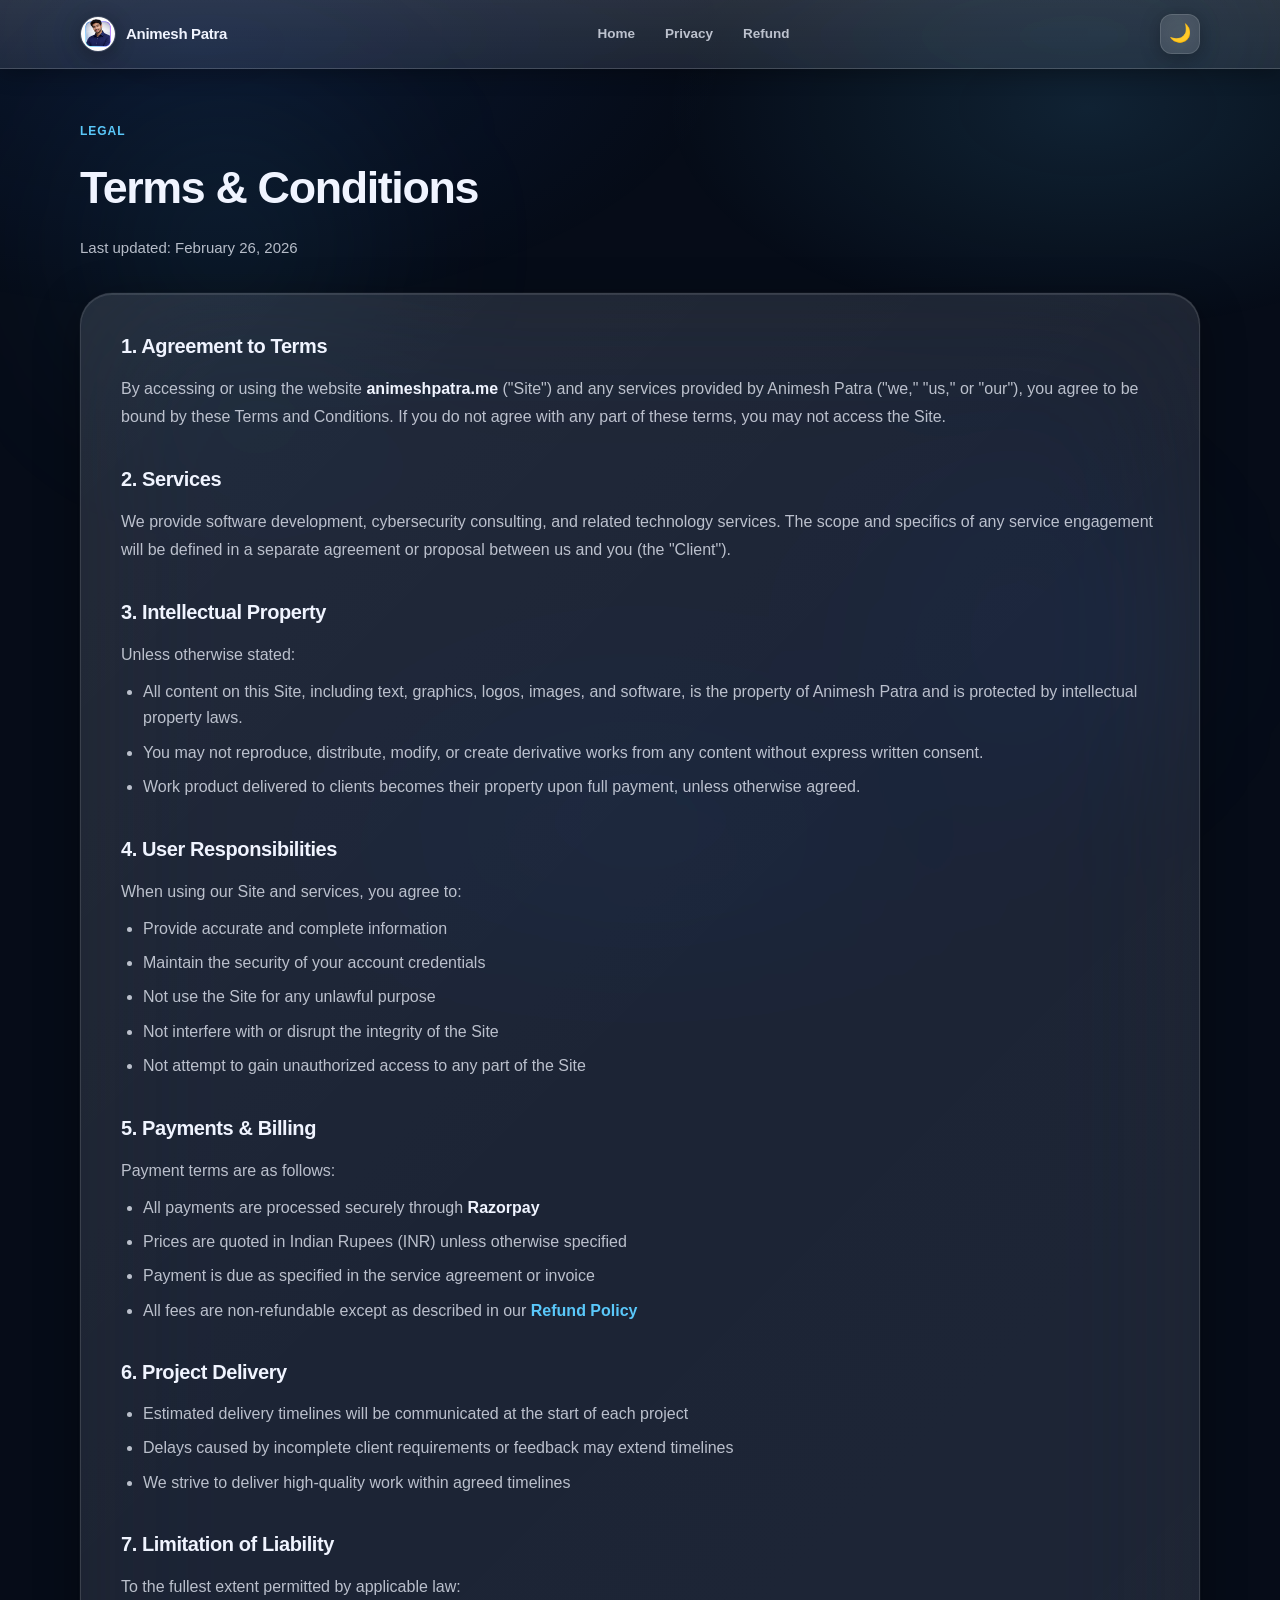
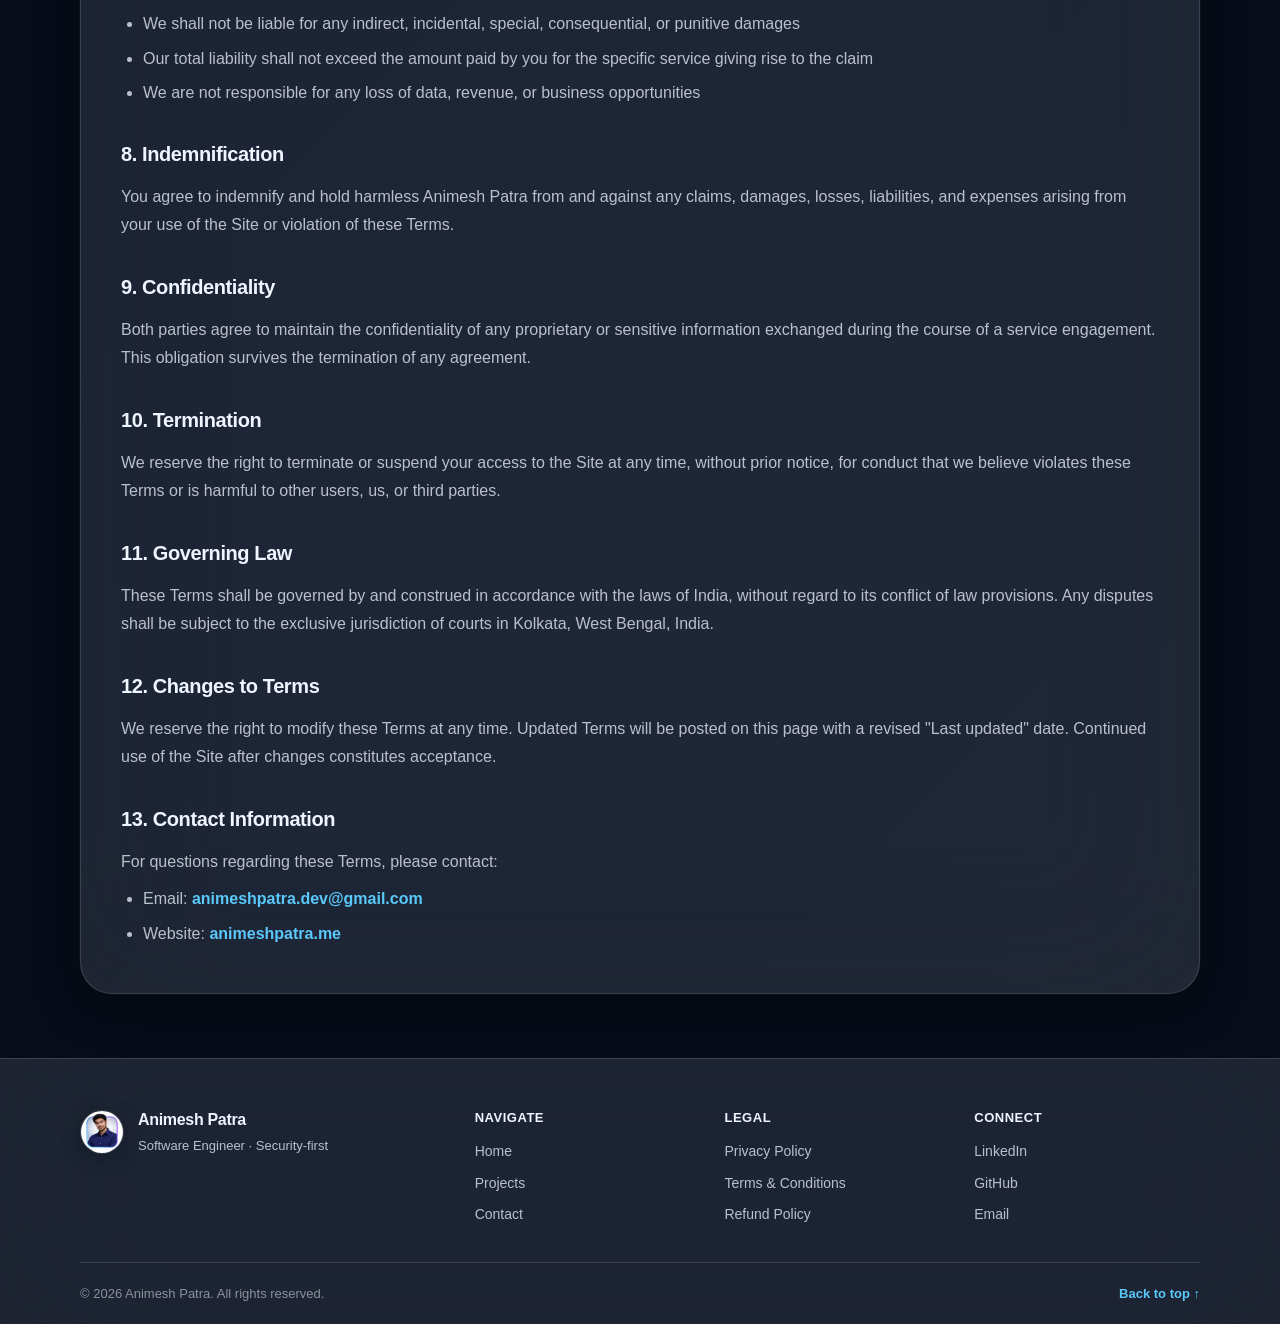
<file: terms.html>
<!doctype html>
<html lang="en" data-theme="dark">
<head>
  <meta charset="UTF-8">
  <meta name="viewport" content="width=device-width, initial-scale=1.0" />
  <meta name="color-scheme" content="light dark" />
  <meta name="referrer" content="strict-origin-when-cross-origin" />
  <meta http-equiv="Permissions-Policy" content="camera=(), microphone=(), geolocation=(), payment=(), usb=(), interest-cohort=()" />
  <meta http-equiv="X-Content-Type-Options" content="nosniff" />
  <meta http-equiv="Content-Security-Policy" content="default-src 'self'; base-uri 'none'; object-src 'none'; img-src 'self' https:; font-src 'self' https://fonts.gstatic.com; style-src 'self' https://fonts.googleapis.com; script-src 'self'; connect-src 'self' https://formspree.io; form-action 'self' https://formspree.io; upgrade-insecure-requests; block-all-mixed-content" />
  <title>Terms &amp; Conditions | Animesh Patra</title>
  <meta name="description" content="Terms and Conditions for Animesh Patra's services and products." />
  <link rel="icon" href="./assets/dp%20picture%202.png" type="image/png" />
  <link rel="apple-touch-icon" href="./assets/dp%20picture%202.png" />
  <link rel="preconnect" href="https://fonts.googleapis.com" />
  <link rel="preconnect" href="https://fonts.gstatic.com" crossorigin />
  <link href="https://fonts.googleapis.com/css2?family=Inter:wght@300;400;500;600;700;800;900&display=swap" rel="stylesheet" />
  <script src="/theme-init.js"></script>
  <link rel="stylesheet" href="./styles.css" />
</head>
<body>
  <div class="orb orb--1" aria-hidden="true"></div>
  <div class="orb orb--2" aria-hidden="true"></div>

  <header class="header" id="top">
    <div class="container header__inner">
      <a href="/" class="logo site-logo" aria-label="Go to homepage">
        <img class="logo__img profile-img" src="./assets/dp%20picture%202.png" alt="Animesh Patra" width="36" height="36" loading="lazy" decoding="async" />
        <span class="logo__name">Animesh Patra</span>
      </a>
      <nav class="nav" aria-label="Primary">
        <a class="nav__link" href="/">Home</a>
        <a class="nav__link" href="/privacy">Privacy</a>
        <a class="nav__link" href="/refund">Refund</a>
      </nav>
      <div class="header__right">
        <button class="theme-btn" id="themeToggle" type="button" aria-label="Toggle theme" title="Toggle theme">
          <span class="theme-btn__icon" aria-hidden="true"></span>
        </button>
        <button class="burger" id="menuToggle" type="button" aria-label="Open menu" aria-controls="mobileNav" aria-expanded="false">
          <span></span><span></span><span></span>
        </button>
      </div>
    </div>
    <div class="mobile-nav" id="mobileNav" hidden>
      <div class="container mobile-nav__inner">
        <a class="nav__link" href="/">Home</a>
        <a class="nav__link" href="/privacy">Privacy</a>
        <a class="nav__link" href="/refund">Refund</a>
      </div>
    </div>
  </header>

  <main id="main">
    <section class="section policy-section" aria-label="Terms and Conditions">
      <div class="container">
        <header class="section__header reveal">
          <span class="label">Legal</span>
          <h1 class="section__title">Terms &amp; Conditions</h1>
          <p class="section__sub">Last updated: February 26, 2026</p>
        </header>

        <div class="policy-content reveal">
          <h2>1. Agreement to Terms</h2>
          <p>By accessing or using the website <strong>animeshpatra.me</strong> ("Site") and any services provided by Animesh Patra ("we," "us," or "our"), you agree to be bound by these Terms and Conditions. If you do not agree with any part of these terms, you may not access the Site.</p>

          <h2>2. Services</h2>
          <p>We provide software development, cybersecurity consulting, and related technology services. The scope and specifics of any service engagement will be defined in a separate agreement or proposal between us and you (the "Client").</p>

          <h2>3. Intellectual Property</h2>
          <p>Unless otherwise stated:</p>
          <ul>
            <li>All content on this Site, including text, graphics, logos, images, and software, is the property of Animesh Patra and is protected by intellectual property laws.</li>
            <li>You may not reproduce, distribute, modify, or create derivative works from any content without express written consent.</li>
            <li>Work product delivered to clients becomes their property upon full payment, unless otherwise agreed.</li>
          </ul>

          <h2>4. User Responsibilities</h2>
          <p>When using our Site and services, you agree to:</p>
          <ul>
            <li>Provide accurate and complete information</li>
            <li>Maintain the security of your account credentials</li>
            <li>Not use the Site for any unlawful purpose</li>
            <li>Not interfere with or disrupt the integrity of the Site</li>
            <li>Not attempt to gain unauthorized access to any part of the Site</li>
          </ul>

          <h2>5. Payments &amp; Billing</h2>
          <p>Payment terms are as follows:</p>
          <ul>
            <li>All payments are processed securely through <strong>Razorpay</strong></li>
            <li>Prices are quoted in Indian Rupees (INR) unless otherwise specified</li>
            <li>Payment is due as specified in the service agreement or invoice</li>
            <li>All fees are non-refundable except as described in our <a href="/refund">Refund Policy</a></li>
          </ul>

          <h2>6. Project Delivery</h2>
          <ul>
            <li>Estimated delivery timelines will be communicated at the start of each project</li>
            <li>Delays caused by incomplete client requirements or feedback may extend timelines</li>
            <li>We strive to deliver high-quality work within agreed timelines</li>
          </ul>

          <h2>7. Limitation of Liability</h2>
          <p>To the fullest extent permitted by applicable law:</p>
          <ul>
            <li>We shall not be liable for any indirect, incidental, special, consequential, or punitive damages</li>
            <li>Our total liability shall not exceed the amount paid by you for the specific service giving rise to the claim</li>
            <li>We are not responsible for any loss of data, revenue, or business opportunities</li>
          </ul>

          <h2>8. Indemnification</h2>
          <p>You agree to indemnify and hold harmless Animesh Patra from and against any claims, damages, losses, liabilities, and expenses arising from your use of the Site or violation of these Terms.</p>

          <h2>9. Confidentiality</h2>
          <p>Both parties agree to maintain the confidentiality of any proprietary or sensitive information exchanged during the course of a service engagement. This obligation survives the termination of any agreement.</p>

          <h2>10. Termination</h2>
          <p>We reserve the right to terminate or suspend your access to the Site at any time, without prior notice, for conduct that we believe violates these Terms or is harmful to other users, us, or third parties.</p>

          <h2>11. Governing Law</h2>
          <p>These Terms shall be governed by and construed in accordance with the laws of India, without regard to its conflict of law provisions. Any disputes shall be subject to the exclusive jurisdiction of courts in Kolkata, West Bengal, India.</p>

          <h2>12. Changes to Terms</h2>
          <p>We reserve the right to modify these Terms at any time. Updated Terms will be posted on this page with a revised "Last updated" date. Continued use of the Site after changes constitutes acceptance.</p>

          <h2>13. Contact Information</h2>
          <p>For questions regarding these Terms, please contact:</p>
          <ul>
            <li>Email: <a href="mailto:animeshpatra.dev@gmail.com">animeshpatra.dev@gmail.com</a></li>
            <li>Website: <a href="https://animeshpatra.me" target="_blank" rel="noopener noreferrer">animeshpatra.me</a></li>
          </ul>
        </div>
      </div>
    </section>
  </main>

  <footer class="footer">
    <div class="container footer__inner">
      <div class="footer__top">
        <div class="footer__brand">
          <img class="footer__logo profile-img" src="./assets/dp%20picture%202.png" alt="Animesh Patra" width="40" height="40" loading="lazy" decoding="async" />
          <div>
            <strong class="footer__name">Animesh Patra</strong>
            <span class="footer__tagline">Software Engineer &middot; Security-first</span>
          </div>
        </div>
        <div class="footer__columns">
          <div class="footer__col">
            <h4>Navigate</h4>
            <a href="/">Home</a>
            <a href="/#projects">Projects</a>
            <a href="/#contact">Contact</a>
          </div>
          <div class="footer__col">
            <h4>Legal</h4>
            <a href="/privacy">Privacy Policy</a>
            <a href="/terms">Terms &amp; Conditions</a>
            <a href="/refund">Refund Policy</a>
          </div>
          <div class="footer__col">
            <h4>Connect</h4>
            <a href="https://www.linkedin.com/in/animesh-patra2004" target="_blank" rel="noopener noreferrer">LinkedIn</a>
            <a href="https://github.com/developer-animesh7" target="_blank" rel="noopener noreferrer">GitHub</a>
            <a href="mailto:animeshpatra.dev@gmail.com">Email</a>
          </div>
        </div>
      </div>
      <div class="footer__bottom">
        <p>&copy; <span id="year"></span> Animesh Patra. All rights reserved.</p>
        <a class="footer__back" href="#top">Back to top &uarr;</a>
      </div>
    </div>
  </footer>

  <script src="./script.js" defer></script>
</body>
</html>
</file>
<file: styles.css>
/*
  LIQUID GLASS DESIGN SYSTEM v2
  Inspired by Apple iOS 26 - immersive depth, translucency, and premium motion.
  Dark default + Light with full glass morphism everywhere.
*/

/* ================================ TOKENS ================================ */
:root {
  /* Backgrounds */
  --bg:             #060c18;
  --bg-subtle:      #0c1630;
  --surface:        #10203e;

  /* Text */
  --text:           #f0f4ff;
  --text-secondary: rgba(240,244,255,0.75);
  --text-tertiary:  rgba(240,244,255,0.52);

  /* Glass layers — premium visible glass */
  --glass-1:        rgba(255,255,255,0.06);
  --glass-2:        rgba(255,255,255,0.10);
  --glass-3:        rgba(255,255,255,0.15);
  --glass-4:        rgba(255,255,255,0.22);
  --glass-border:   rgba(255,255,255,0.13);
  --glass-border-h: rgba(255,255,255,0.24);
  --glass-shine:    linear-gradient(135deg, rgba(255,255,255,0.14) 0%, transparent 40%, rgba(255,255,255,0.07) 100%);
  --glass-inner:    inset 0 1px 0 rgba(255,255,255,0.10);

  /* Blur */
  --blur-xs:  10px;
  --blur-sm:  18px;
  --blur-md:  32px;
  --blur-lg:  56px;
  --blur-xl:  80px;

  /* Shadows */
  --shadow-sm:    0 4px 20px rgba(0,0,0,0.30);
  --shadow-md:    0 12px 44px rgba(0,0,0,0.38), 0 0 0 .5px rgba(255,255,255,0.07);
  --shadow-lg:    0 24px 80px rgba(0,0,0,0.45), 0 0 0 .5px rgba(255,255,255,0.08);
  --shadow-glow:  0 0 0 1px rgba(100,180,255,0.18), 0 12px 48px rgba(100,180,255,0.15);
  --shadow-btn:   0 8px 32px rgba(52,120,246,0.40), 0 0 0 .5px rgba(255,255,255,0.10);

  /* Colors */
  --primary:       #3478F6;
  --primary-rgb:   52,120,246;
  --accent:        #5AC8FA;
  --accent-rgb:    90,200,250;
  --success:       #30D158;
  --success-rgb:   48,209,88;

  /* Layout */
  --radius:        18px;
  --radius-lg:     24px;
  --radius-xl:     32px;
  --radius-pill:   999px;
  --max-w:         1200px;

  /* Motion */
  --ease:          cubic-bezier(.4,0,.2,1);
  /* Keep names for backwards-compat, but standardize easing site-wide */
  --ease-spring:   var(--ease);
  --ease-bounce:   var(--ease);
  /* Hover/micro-interactions */
  --dur:           .22s;
  --dur-slow:      .6s;

  /* Solid elevated surface (used for mobile drawer) */
  --bg-elevated:   rgba(15,23,42,0.98);

  /* Mobile drawer glass (shared across themes) */
  --drawer-bg:     rgba(15,23,42,0.78);
  --drawer-border: rgba(255,255,255,0.08);
  --drawer-blur:   18px;
}

/* ================================ LIGHT MODE ================================ */
[data-theme="light"] {
  --bg:             #f2f4fa;
  --bg-subtle:      #e8ecf6;
  --surface:        #e0e6f2;

  --text:           #08102a;
  --text-secondary: rgba(8,16,42,0.65);
  --text-tertiary:  rgba(8,16,42,0.42);

  /* Clean frosted glass — translucent (so blur shows) + darker border (so edges read) */
  --glass-1:        rgba(255,255,255,0.36);
  --glass-2:        rgba(255,255,255,0.50);
  --glass-3:        rgba(255,255,255,0.64);
  --glass-4:        rgba(255,255,255,0.78);
  --glass-border:   rgba(8,16,42,0.10);
  --glass-border-h: rgba(8,16,42,0.16);
  --glass-shine:    linear-gradient(135deg, rgba(255,255,255,0.90) 0%, rgba(255,255,255,0.28) 40%, rgba(255,255,255,0.55) 100%);
  --glass-inner:    inset 0 1px 0 rgba(255,255,255,0.82), inset 0 -1px 0 rgba(8,16,42,0.05);

  --shadow-sm:    0 2px 12px rgba(0,0,0,0.06), 0 0 0 .5px rgba(0,0,0,0.03);
  --shadow-md:    0 8px 32px rgba(0,0,0,0.08), 0 0 0 .5px rgba(0,0,0,0.04);
  --shadow-lg:    0 16px 56px rgba(0,0,0,0.10), 0 0 0 .5px rgba(0,0,0,0.05);
  --shadow-glow:  0 0 0 1px rgba(10,108,255,0.14), 0 10px 40px rgba(10,108,255,0.12);
  --shadow-btn:   0 6px 24px rgba(10,108,255,0.25), 0 0 0 .5px rgba(255,255,255,0.55);

  --primary:       #0A6CFF;
  --primary-rgb:   10,108,255;
  --accent:        #0A6CFF;
  --accent-rgb:    10,108,255;

  --bg-elevated:   rgba(255,255,255,0.98);

  --drawer-bg:     rgba(255,255,255,0.78);
  --drawer-border: rgba(0,0,0,0.08);
}

/* ================================ RESET ================================ */
*,*::before,*::after{box-sizing:border-box;margin:0;padding:0}
html{scroll-behavior:smooth;background:var(--bg)}
html{-webkit-overflow-scrolling:touch}
body{
  font-family:Inter,-apple-system,BlinkMacSystemFont,"SF Pro Display","Segoe UI",Roboto,"Helvetica Neue",Arial,sans-serif;
  color:var(--text);
  background:var(--bg);
  min-height:100vh;
  -webkit-font-smoothing:antialiased;
  -moz-osx-font-smoothing:grayscale;
  line-height:1.65;
  overflow-x:hidden;
  transition:background-color .25s var(--ease),color .25s var(--ease);
}
a{color:inherit;text-decoration:none}
img{display:block;max-width:100%}
button{font:inherit}

/* Prevent background scroll when mobile menu is open */
body.nav-open,body.menu-open{overflow:hidden}

.menu-overlay{
  position:fixed;
  inset:0;
  background:rgba(0,0,0,0.35);
  backdrop-filter:blur(4px);
  -webkit-backdrop-filter:blur(4px);
  z-index:9998;
  opacity:0;
  pointer-events:none;
  transition:opacity var(--dur) var(--ease);
}
body.menu-open .menu-overlay{opacity:1;pointer-events:auto}

@supports not ((backdrop-filter: blur(4px)) or (-webkit-backdrop-filter: blur(4px))){
  .menu-overlay{backdrop-filter:none;-webkit-backdrop-filter:none}
}

/* Honeypot field (CSP-safe: no inline styles) */
.hp{display:none!important}

/* Consistent focus styling (do not remove outlines without replacement) */
:where(a,button,[role="button"],.btn,.cta-btn,.theme-btn,.burger):focus-visible{
  outline:2px solid rgba(var(--primary-rgb),0.55);
  outline-offset:3px;
}

/* Theme transition class */
.theme-switch *,.theme-switch *::before,.theme-switch *::after{
  transition-property:background-color,color;
  transition-duration:.22s;
  transition-timing-function:var(--ease);
}

/* ================================ AMBIENT BG ================================ */
body::before{
  content:"";position:fixed;inset:0;pointer-events:none;z-index:0;
  background:
    radial-gradient(ellipse 70% 50% at 15% 5%, rgba(var(--primary-rgb),0.10), transparent 60%),
    radial-gradient(ellipse 60% 45% at 85% 12%, rgba(var(--accent-rgb),0.12), transparent 55%),
    radial-gradient(ellipse 50% 40% at 50% 95%, rgba(var(--primary-rgb),0.06), transparent 55%);
}
/* Removed noisy grid overlay — clean premium surface */
[data-theme="light"] body::before{
  background:
    radial-gradient(ellipse 70% 50% at 15% 5%, rgba(var(--primary-rgb),0.06), transparent 60%),
    radial-gradient(ellipse 60% 45% at 85% 12%, rgba(var(--accent-rgb),0.07), transparent 55%);
}

/* ================================ LAYOUT ================================ */
.container{width:min(var(--max-w),calc(100% - 48px));margin-inline:auto;position:relative;z-index:1}
.skip{position:absolute;left:-9999px;top:8px;padding:10px 16px;border-radius:14px;background:var(--glass-3);backdrop-filter:blur(var(--blur-md));z-index:999}
.skip:focus{left:12px}

/* ================================ GLASS ORBS ================================ */
.orb{position:fixed;border-radius:50%;pointer-events:none;z-index:0}
.orb--1{width:400px;height:400px;top:5%;left:2%;background:radial-gradient(circle,rgba(var(--accent-rgb),0.12),transparent 70%);filter:blur(90px)}
.orb--2{width:350px;height:350px;bottom:10%;right:5%;background:radial-gradient(circle,rgba(var(--primary-rgb),0.10),transparent 70%);filter:blur(80px)}
.orb--3{width:250px;height:250px;top:45%;left:55%;background:radial-gradient(circle,rgba(var(--accent-rgb),0.08),transparent 70%);filter:blur(70px)}
.orb--4{width:200px;height:200px;top:70%;left:20%;background:radial-gradient(circle,rgba(var(--primary-rgb),0.06),transparent 70%);filter:blur(60px)}
[data-theme="light"] .orb{opacity:.25}

/* ================================ HEADER ================================ */
.header{
  position:sticky;top:0;z-index:100;
  isolation:isolate;
  background:linear-gradient(180deg,var(--glass-3),var(--glass-2));
  border-bottom:1px solid var(--glass-border);
  backdrop-filter:blur(var(--blur-xl)) saturate(1.8);
  -webkit-backdrop-filter:blur(var(--blur-xl)) saturate(1.8);
  box-shadow:var(--shadow-sm);
  transition:background var(--dur) var(--ease),border-color var(--dur) var(--ease),box-shadow var(--dur) var(--ease);
}
.header.scrolled{
  background:linear-gradient(180deg,var(--glass-4),var(--glass-3));
  box-shadow:var(--shadow-md);
  border-bottom-color:var(--glass-border-h);
}
[data-theme="light"] .header{
  background:linear-gradient(180deg,var(--glass-4),var(--glass-2));
  border-bottom-color:var(--glass-border);
  box-shadow:0 10px 30px rgba(8,16,42,0.08);
}
[data-theme="light"] .header.scrolled{
  background:linear-gradient(180deg,var(--glass-4),var(--glass-3));
  box-shadow:0 14px 42px rgba(8,16,42,0.10);
}

.header__inner{display:flex;align-items:center;justify-content:space-between;gap:16px;padding:14px 0}

/* Logo */
.logo{display:flex;align-items:center;gap:10px;text-decoration:none}
.logo__img{width:36px;height:36px;transition:transform var(--dur) var(--ease),box-shadow var(--dur) var(--ease)}
.logo:hover .logo__img{transform:scale(1.02);box-shadow:var(--shadow-glow)}
.logo__name{font-weight:800;font-size:15px;letter-spacing:-.02em}

/* Reusable profile image (non-hero) */
.profile-img{
  aspect-ratio:1/1;
  object-fit:cover;
  object-position:center 20%;
  border-radius:24px;
  border:1.5px solid var(--glass-border);
  box-shadow:var(--shadow-sm);
  display:block;
}

/* Nav */
.nav{display:flex;gap:2px;align-items:center}
.nav__link{
  color:var(--text-secondary);
  padding:8px 14px;
  border-radius:var(--radius-pill);
  font-weight:600;font-size:13.5px;
  transition:color var(--dur) var(--ease),background var(--dur) var(--ease);
  position:relative;
}
.nav__link::after{
  content:"";position:absolute;bottom:2px;left:50%;
  width:16px;height:2px;border-radius:2px;
  background:var(--primary);
  transform:translateX(-50%) scaleX(0);
  transition:transform var(--dur) var(--ease-spring);
}
.nav__link:hover{color:var(--text);background:var(--glass-2)}
.nav__link:hover::after{transform:translateX(-50%) scaleX(1)}
.nav__link--active{color:var(--text);background:var(--glass-2)}
.nav__link--active::after{transform:translateX(-50%) scaleX(1)}

/* Header actions */
.header__right{display:flex;align-items:center;gap:8px}

.theme-btn{
  width:40px;height:40px;
  display:flex;align-items:center;justify-content:center;
  border:1px solid var(--glass-border);border-radius:12px;
  background:var(--glass-2);
  backdrop-filter:blur(var(--blur-sm)) saturate(1.4);
  -webkit-backdrop-filter:blur(var(--blur-sm)) saturate(1.4);
  color:var(--text);cursor:pointer;font-size:18px;
  box-shadow:var(--shadow-sm);
  transition:transform var(--dur) var(--ease),box-shadow var(--dur) var(--ease),background var(--dur) var(--ease),border-color var(--dur) var(--ease),color var(--dur) var(--ease);
  position:relative;overflow:hidden;
}
.theme-btn::before{content:"";position:absolute;inset:0;background:var(--glass-shine);opacity:0;transition:opacity var(--dur) var(--ease)}
.theme-btn:hover{transform:scale(1.02) rotate(2deg);box-shadow:var(--shadow-glow);background:var(--glass-2)}
.theme-btn:hover::before{opacity:1}
.theme-btn:active{transform:scale(.98)}

.cta-btn{
  display:inline-flex;align-items:center;gap:6px;
  padding:10px 20px;border-radius:14px;
  background:linear-gradient(135deg,var(--primary),var(--accent));
  color:#fff;font-weight:700;font-size:14px;
  box-shadow:var(--shadow-btn);
  transition:transform var(--dur) var(--ease),box-shadow var(--dur) var(--ease),filter var(--dur) var(--ease);
  position:relative;overflow:hidden;
}
.cta-btn::before{content:"";position:absolute;inset:0;background:linear-gradient(135deg,rgba(255,255,255,.18),transparent 50%);pointer-events:none}
.cta-btn:hover{transform:translateY(-2px) scale(1.02);box-shadow:0 12px 36px rgba(var(--primary-rgb),0.40)}
.cta-btn:active{transform:translateY(1px) scale(.97)}

/* Burger */
.burger{display:none;flex-direction:column;gap:5px;padding:10px;border:1px solid var(--glass-border);border-radius:10px;background:var(--glass-2);cursor:pointer;transition:background var(--dur) var(--ease),border-color var(--dur) var(--ease),box-shadow var(--dur) var(--ease),transform var(--dur) var(--ease)}
.burger span{display:block;width:20px;height:2px;background:var(--text);border-radius:2px;transition:transform var(--dur) var(--ease),opacity var(--dur) var(--ease),background var(--dur) var(--ease)}
.burger:hover{background:var(--glass-3)}

/* Burger active state (no layout shift) */
.burger[aria-expanded="true"] span:nth-child(1){transform:translateY(7px) rotate(45deg)}
.burger[aria-expanded="true"] span:nth-child(2){opacity:0}
.burger[aria-expanded="true"] span:nth-child(3){transform:translateY(-7px) rotate(-45deg)}

/* Mobile nav */
.mobile-nav{
  border-bottom:1px solid var(--drawer-border);
  background:var(--drawer-bg);
  backdrop-filter:blur(var(--drawer-blur)) saturate(1.6);
  -webkit-backdrop-filter:blur(var(--drawer-blur)) saturate(1.6);
  position:absolute;
  left:0;right:0;top:100%;
  opacity:0;
  transform:translate3d(0,-6px,0);
  pointer-events:none;
  transition:opacity var(--dur) var(--ease),transform var(--dur) var(--ease);
  will-change:opacity,transform;
  max-height:calc(100vh - 72px);
  overflow:auto;
  -webkit-overflow-scrolling:touch;
}
.mobile-nav__inner{padding:12px 0 18px;display:grid;gap:4px}

.mobile-nav.is-open{
  opacity:1;
  transform:translate3d(0,0,0);
  pointer-events:auto;
}

/* Make mobile menu links finger-friendly */
.mobile-nav .nav__link{display:flex;align-items:center;min-height:44px}

/* Touch devices: ensure comfortable tap targets without affecting desktop */
@media (pointer:coarse){
  .btn,.cta-btn,.theme-btn,.burger,.social-btn,.contact-item{min-height:44px}
}

/* Touch devices: avoid hover-only transforms (keeps UI stable and reduces GPU work) */
@media (hover:none) and (pointer:coarse){
  .logo:hover .logo__img,
  .theme-btn:hover,
  .cta-btn:hover,
  .btn--glass:hover,
  .btn--outline:hover,
  .btn--primary:hover,
  .stat:hover,
  .footer__col a:hover,
  .footer__back:hover{
    transform:none;
    box-shadow:inherit;
  }
}

/* ================================ BUTTONS ================================ */
.btn{
  display:inline-flex;align-items:center;justify-content:center;gap:8px;
  padding:12px 22px;border-radius:16px;font-weight:700;font-size:14px;
  cursor:pointer;position:relative;overflow:hidden;
  transition:transform var(--dur) var(--ease),box-shadow var(--dur) var(--ease),background var(--dur) var(--ease),border-color var(--dur) var(--ease),color var(--dur) var(--ease),opacity var(--dur) var(--ease);
}
.btn::before{content:"";position:absolute;inset:0;border-radius:inherit;opacity:0;transition:opacity var(--dur) var(--ease);pointer-events:none}
.btn:active{transform:translateY(2px) scale(.97)}

.btn--glass{
  border:1px solid var(--glass-border);
  background:var(--glass-2);
  backdrop-filter:blur(var(--blur-sm)) saturate(1.4);
  -webkit-backdrop-filter:blur(var(--blur-sm)) saturate(1.4);
  color:var(--text);
  box-shadow:var(--shadow-sm),var(--glass-inner);
}
.btn--glass::before{background:var(--glass-shine)}
.btn--glass:hover{transform:translateY(-2px) scale(1.02);box-shadow:var(--shadow-glow),var(--glass-inner);background:var(--glass-3);border-color:var(--glass-border-h)}
.btn--glass:hover::before{opacity:1}

.btn--outline{
  border:1px solid var(--glass-border-h);
  background:transparent;
  backdrop-filter:blur(var(--blur-sm)) saturate(1.2);
  -webkit-backdrop-filter:blur(var(--blur-sm)) saturate(1.2);
  color:var(--text);
  box-shadow:var(--shadow-sm);
}
.btn--outline::before{background:var(--glass-shine)}
.btn--outline:hover{
  transform:translateY(-2px) scale(1.02);
  background:var(--glass-2);
  border-color:var(--glass-border-h);
  box-shadow:var(--shadow-sm),var(--glass-inner);
}
.btn--outline:hover::before{opacity:1}

.btn--primary{
  border:none;
  background:linear-gradient(135deg,var(--primary),var(--accent));
  color:#fff;
  box-shadow:var(--shadow-btn);
}
.btn--primary::before{background:linear-gradient(135deg,rgba(255,255,255,.20),transparent 55%);opacity:1}
.btn--primary:hover{transform:translateY(-2px) scale(1.02);box-shadow:0 14px 44px rgba(var(--primary-rgb),0.45)}

/* Was an infinite pulse; keep the class but make it static (only infinite pulse allowed is availability badge). */
.btn--glow{box-shadow:var(--shadow-btn)}

/* ================================ HERO ================================ */
.hero{position:relative;padding:40px 0 48px;min-height:auto;overflow:hidden;display:flex;align-items:center}
.hero__bg{
  position:absolute;inset:0;
  background:
    radial-gradient(ellipse 1300px 750px at 28% 22%, rgba(var(--accent-rgb),0.14), transparent 55%),
    radial-gradient(ellipse 1100px 650px at 78% 18%, rgba(var(--primary-rgb),0.16), transparent 55%),
    radial-gradient(ellipse 700px 450px at 50% 75%, rgba(var(--accent-rgb),0.07), transparent 55%);
  opacity:.9;filter:saturate(1.3);
  transform:translate3d(var(--px,0),var(--py,0),0);
  transition:transform .6s var(--ease);
}
[data-theme="light"] .hero__bg{
  background:
    radial-gradient(ellipse 1300px 750px at 28% 22%, rgba(var(--primary-rgb),0.06), transparent 55%),
    radial-gradient(ellipse 1100px 650px at 78% 18%, rgba(var(--accent-rgb),0.08), transparent 55%);
}

.hero__grid{display:grid;grid-template-columns:1.15fr .85fr;gap:20px;align-items:center;position:relative}
.hero__text{padding:0}

/* Status pill */
.status-pill{
  display:inline-flex;align-items:center;gap:10px;
  padding:8px 18px;border-radius:var(--radius-pill);
  border:1px solid var(--glass-border);
  background:var(--glass-2);
  backdrop-filter:blur(var(--blur-md)) saturate(1.4);
  -webkit-backdrop-filter:blur(var(--blur-md)) saturate(1.4);
  color:var(--text-secondary);font-weight:600;font-size:13px;
  box-shadow:var(--shadow-sm),var(--glass-inner);
}
.status-pill__dot{
  width:8px;height:8px;border-radius:50%;
  background:var(--success);
  box-shadow:0 0 12px rgba(48,209,88,0.40);
  /* No infinite animation (badge pulse is handled in Availability only) */
}

/* Hero heading */
.hero__heading{margin:3px 0 18px;letter-spacing:-.04em;min-height:4.5em}
.hero__heading{
  font-size:clamp(2rem,5vw,3.8rem);
  font-weight:800;line-height:1.12;white-space:pre-line;
  background:linear-gradient(135deg,var(--text) 30%,var(--accent));
  -webkit-background-clip:text;background-clip:text;-webkit-text-fill-color:transparent;
}
.cursor{color:var(--primary);-webkit-text-fill-color:var(--primary);margin-left:2px;font-weight:300;opacity:.9}

.hero__sub{margin:0 0 24px;color:var(--text-secondary);max-width:600px;font-size:15.5px;line-height:1.75;font-weight:400}
.hero__actions{display:flex;gap:10px;flex-wrap:wrap;margin-top:0}

.hero__secondary{margin-top:28px}

/* Stats */
.stats{display:grid;grid-template-columns:repeat(3,1fr);gap:16px;margin-top:32px}
.stat{padding:14px 16px;border-radius:var(--radius);position:relative;overflow:hidden;transition:transform var(--dur) var(--ease),box-shadow var(--dur) var(--ease),background var(--dur) var(--ease),border-color var(--dur) var(--ease)}
.stat--link{display:block}
.stat--link:focus-visible{outline:none;box-shadow:0 0 0 3px rgba(var(--primary-rgb),0.18),var(--shadow-glow)}
.stat:hover{transform:translateY(-2px);box-shadow:var(--shadow-glow),var(--glass-inner)}
.stat__label{display:block;color:var(--text-tertiary);font-size:11px;font-weight:700;letter-spacing:.08em;text-transform:uppercase}
.stat__value{display:block;margin-top:6px;font-weight:800;font-size:14px;letter-spacing:-.01em}

/* Social row */
.social-row{display:flex;flex-wrap:wrap;gap:10px;margin-top:20px}

.social-row--subtle{margin-top:0}
.social-row--subtle .social-btn{
  padding:9px 14px;
  border-radius:14px;
  font-size:13px;
  background:var(--glass-1);
  color:var(--text-secondary);
  box-shadow:var(--shadow-sm);
}
.social-row--subtle .social-btn:hover{
  transform:translateY(-2px);
  background:var(--glass-2);
  color:var(--text);
  box-shadow:var(--shadow-sm);
}
.social-row--subtle .social-btn__icon{width:15px;height:15px;opacity:.92}
.social-row--subtle .social-btn--linkedin{
  background:#0A66C2;
  color:#fff;
  border-color:rgba(10,102,194,0.32);
  box-shadow:0 10px 26px rgba(10,102,194,0.22);
  backdrop-filter:none;
  -webkit-backdrop-filter:none;
}
.social-row--subtle .social-btn--linkedin::before{background:linear-gradient(135deg,rgba(255,255,255,.18),transparent 55%);opacity:0}
.social-row--subtle .social-btn--linkedin:hover{
  filter:brightness(1.06);
  box-shadow:0 12px 32px rgba(10,102,194,0.30), 0 0 0 1px rgba(10,102,194,0.22);
}
.social-btn{
  display:inline-flex;align-items:center;gap:8px;
  padding:11px 18px;border-radius:16px;
  border:1px solid var(--glass-border);
  background:var(--glass-2);
  backdrop-filter:blur(var(--blur-sm)) saturate(1.4);
  -webkit-backdrop-filter:blur(var(--blur-sm)) saturate(1.4);
  color:var(--text);font-weight:700;font-size:14px;
  box-shadow:var(--shadow-sm),var(--glass-inner);
  transition:transform var(--dur) var(--ease),box-shadow var(--dur) var(--ease),background var(--dur) var(--ease),border-color var(--dur) var(--ease),color var(--dur) var(--ease),filter var(--dur) var(--ease);
  position:relative;overflow:hidden;
}
.social-btn::before{content:"";position:absolute;inset:0;background:var(--glass-shine);opacity:0;transition:opacity var(--dur) var(--ease);pointer-events:none}
.social-btn:hover{transform:translateY(-2px) scale(1.02);box-shadow:var(--shadow-glow),var(--glass-inner);border-color:var(--glass-border-h)}
.social-btn:hover::before{opacity:1}
.social-btn__icon{width:16px;height:16px}

.social-btn--linkedin{
  background:linear-gradient(135deg,#0a66c2,#2d9cff);color:#fff;
  border-color:rgba(10,102,194,0.25);
  box-shadow:0 10px 28px rgba(10,102,194,0.25);
  backdrop-filter:none;-webkit-backdrop-filter:none;
}
.social-btn--linkedin::before{background:linear-gradient(135deg,rgba(255,255,255,.16),transparent 50%);opacity:1}

/* Hero Card */
.hero__card{
  border:1px solid var(--glass-border-h);
  border-radius:var(--radius-xl);
  background:var(--glass-2);
  backdrop-filter:blur(var(--blur-xl)) saturate(1.8);
  -webkit-backdrop-filter:blur(var(--blur-xl)) saturate(1.8);
  box-shadow:var(--shadow-lg);
  padding:16px;
  max-width:420px;margin-left:auto;
  position:relative;overflow:hidden;
  transition:transform var(--dur) var(--ease),box-shadow var(--dur) var(--ease),border-color var(--dur) var(--ease),background var(--dur) var(--ease),opacity var(--dur) var(--ease);
}
.hero__card::before{content:"";position:absolute;inset:0;border-radius:inherit;background:var(--glass-shine);pointer-events:none;z-index:0}
.hero__card::after{
  content:"";position:absolute;top:-60%;left:-40%;width:200%;height:200%;
  background:radial-gradient(ellipse at 30% 20%,rgba(var(--accent-rgb),0.15),transparent 50%);
  opacity:.4;pointer-events:none;z-index:0;
  transition:opacity var(--dur) var(--ease);
}
.hero__card:hover{transform:translateY(-4px);box-shadow:var(--shadow-glow),var(--glass-inner)}
.hero__card:hover::after{opacity:.7}
.hero__card>*{position:relative;z-index:1}

[data-theme="light"] .hero__card{background:var(--glass-3);box-shadow:var(--shadow-md)}

.hero__photo{
  position:relative;border-radius:var(--radius-lg);overflow:hidden;
  border:1px solid var(--glass-border);
  aspect-ratio:4/5;
  box-shadow:var(--shadow-md);
}
.hero__photo img{width:100%;height:100%;object-fit:cover;object-position:50% 30%;filter:saturate(1.05) contrast(1.02);transition:transform var(--dur) var(--ease)}
.hero__card:hover .hero__photo img{transform:scale(1.02)}
.hero__photo-shine{position:absolute;inset:0;box-shadow:inset 0 0 60px rgba(0,0,0,.30);pointer-events:none;border-radius:inherit}
[data-theme="light"] .hero__photo-shine{box-shadow:inset 0 0 30px rgba(0,0,0,.06)}

.hero__card-body{margin-top:14px;display:grid;gap:10px}
.hero__name{margin:0;font-size:20px;font-weight:900;letter-spacing:-.02em;line-height:1.15}
.hero__role{margin:0;color:var(--text-secondary);font-weight:700;font-size:14.5px;line-height:1.35}
.hero__bio{
  margin:0;
  color:var(--text-tertiary);
  line-height:1.55;
  font-size:13.5px;
  display:-webkit-box;
  -webkit-line-clamp:2;
  -webkit-box-orient:vertical;
  overflow:hidden;
}

/* ================================ GLASS PRIMITIVES ================================ */
.glass-surface{
  border:1px solid var(--glass-border);border-radius:var(--radius);
  background:var(--glass-2);
  backdrop-filter:blur(var(--blur-md)) saturate(1.5);
  -webkit-backdrop-filter:blur(var(--blur-md)) saturate(1.5);
  box-shadow:var(--shadow-sm),var(--glass-inner);
  position:relative;overflow:hidden;
  transition:transform var(--dur) var(--ease),box-shadow var(--dur) var(--ease),background var(--dur) var(--ease),border-color var(--dur) var(--ease),opacity var(--dur) var(--ease);
}
.glass-surface::before{content:"";position:absolute;inset:0;border-radius:inherit;background:var(--glass-shine);opacity:.4;pointer-events:none}
.glass-surface:hover{border-color:var(--glass-border-h);background:var(--glass-3)}

.glass-card{
  border:1px solid var(--glass-border);border-radius:var(--radius-lg);
  background:var(--glass-2);
  backdrop-filter:blur(var(--blur-lg)) saturate(1.6);
  -webkit-backdrop-filter:blur(var(--blur-lg)) saturate(1.6);
  box-shadow:var(--shadow-md),var(--glass-inner);
  padding:24px;
  position:relative;overflow:hidden;
  transition:transform var(--dur) var(--ease),box-shadow var(--dur) var(--ease),background var(--dur) var(--ease),border-color var(--dur) var(--ease);
}
.glass-card::before{content:"";position:absolute;inset:0;border-radius:inherit;background:var(--glass-shine);opacity:.4;pointer-events:none}
.glass-card::after{
  content:"";position:absolute;top:-80%;left:-40%;width:200%;height:200%;
  background:radial-gradient(ellipse at 35% 25%,rgba(var(--accent-rgb),0.14),transparent 50%);
  opacity:0;pointer-events:none;
  transition:opacity var(--dur) var(--ease);
}
.glass-card:hover{transform:translateY(-3px);box-shadow:var(--shadow-glow),var(--glass-inner);border-color:var(--glass-border-h)}
.glass-card:hover::after{opacity:.6}

[data-theme="light"] .glass-card{background:var(--glass-3);box-shadow:var(--shadow-sm)}
[data-theme="light"] .glass-card:hover{box-shadow:var(--shadow-glow)}
[data-theme="light"] .glass-surface{background:var(--glass-3);box-shadow:var(--shadow-sm)}

.glass-panel{
  border:1px solid var(--glass-border);border-radius:var(--radius-lg);
  background:var(--glass-2);
  backdrop-filter:blur(var(--blur-lg)) saturate(1.6);
  -webkit-backdrop-filter:blur(var(--blur-lg)) saturate(1.6);
  box-shadow:var(--shadow-md),var(--glass-inner);
  padding:28px 32px;
  position:relative;overflow:hidden;
}
.glass-panel::before{content:"";position:absolute;inset:0;border-radius:inherit;background:var(--glass-shine);opacity:.35;pointer-events:none}
[data-theme="light"] .glass-panel{background:var(--glass-3)}

/* ================================ SECTIONS ================================ */
.section{padding:64px 0;position:relative}
.section--contact{padding:80px 0}
.section--appointment{padding:36px 0 52px}

/* Anchor offset for sticky header */
.section[id],
#contactForm,
.policy-section{
  scroll-margin-top:92px;
}

.section--appointment .section__header{margin-bottom:22px}

.section__header{margin-bottom:32px}
.section__title{margin:8px 0 10px;font-size:clamp(1.6rem,4vw,2.4rem);font-weight:800;letter-spacing:-.03em}
.section__title--lg{font-size:clamp(1.8rem,4.5vw,2.8rem);line-height:1.1}
.section__sub{color:var(--text-secondary);line-height:1.7;max-width:680px;font-size:15px}
.label{color:var(--accent);letter-spacing:.08em;font-weight:700;font-size:12px;text-transform:uppercase}

/* Card Grid */
.card-grid{display:grid;gap:18px}
.card-grid--2{grid-template-columns:repeat(auto-fit,minmax(320px,1fr))}
.card-grid--3{grid-template-columns:repeat(auto-fit,minmax(260px,1fr))}

/* Card internals */
.card{padding:22px}
.card__top{display:flex;align-items:flex-start;justify-content:space-between;gap:14px;position:relative;z-index:1}
.card__title{font-size:16px;font-weight:800;letter-spacing:-.01em;position:relative;z-index:1}
.card__desc{color:var(--text-secondary);line-height:1.65;font-size:14px;position:relative;z-index:1;margin-top:8px}
.card__actions{margin-top:16px;position:relative;z-index:1}

/* Chips */
.chip{
  display:inline-flex;align-items:center;padding:6px 14px;border-radius:var(--radius-pill);
  font-weight:700;font-size:12px;white-space:nowrap;
  background:var(--glass-2);
  backdrop-filter:blur(var(--blur-xs));
  -webkit-backdrop-filter:blur(var(--blur-xs));
  border:1px solid var(--glass-border);color:var(--text);
  box-shadow:var(--shadow-sm);
}
.chip--live{
  background:linear-gradient(135deg,var(--primary),var(--accent));color:#fff;
  border-color:rgba(var(--primary-rgb),0.3);
  box-shadow:0 4px 16px rgba(var(--primary-rgb),0.25);
}

/* Tags */
.tag-row{display:flex;flex-wrap:wrap;gap:8px;margin-top:12px;position:relative;z-index:1}
.tag-row--wrap{gap:6px}
.tag{
  padding:6px 13px;border-radius:var(--radius-pill);
  border:1px solid var(--glass-border);
  background:var(--glass-2);
  backdrop-filter:blur(var(--blur-xs));
  -webkit-backdrop-filter:blur(var(--blur-xs));
  font-weight:600;font-size:12px;
  transition:transform var(--dur) var(--ease),box-shadow var(--dur) var(--ease),background var(--dur) var(--ease),border-color var(--dur) var(--ease),color var(--dur) var(--ease);
}
.tag:hover{background:var(--glass-3);box-shadow:var(--shadow-sm);transform:translateY(-1px)}

/* ================================ SKILLS GRID + ARROW ================================ */
.skills-grid{
  position:relative;
  display:flex;
  flex-direction:column;
  gap:10px;
}
.skills-group__title{
  font-size:13px;font-weight:800;letter-spacing:.08em;
  text-transform:uppercase;
  color:var(--accent);
  margin-top:18px;
  padding-left:4px;
  position:relative;z-index:1;
}
.skills-group__title:first-of-type{margin-top:0}

.skills-list{
  display:flex;
  flex-wrap:wrap;
  gap:10px;
}

.skill-item{
  position:relative;
  padding:14px 22px;
  border-radius:var(--radius);
  font-weight:700;
  font-size:14.5px;
  cursor:default;
  user-select:none;
  transition:transform var(--dur) var(--ease),box-shadow var(--dur) var(--ease),background var(--dur) var(--ease),border-color var(--dur) var(--ease);
}

.skill-item--primary{
  padding:15px 24px;
  font-size:15.5px;
  background:var(--glass-4);
  border-color:var(--glass-border-h);
  box-shadow:var(--shadow-sm), 0 0 0 1px rgba(var(--accent-rgb),0.16);
}
.skill-item--primary::after{opacity:1}
.skill-item:hover{
  transform:translateY(-2px) scale(1.02);
  box-shadow:var(--shadow-glow);
  border-color:var(--glass-border-h);
  background:var(--glass-3);
  z-index:2;
}
.skill-item::after{
  content:"";
  position:absolute;
  inset:0;
  border-radius:inherit;
  background:radial-gradient(ellipse 120% 80% at 40% 30%, rgba(var(--accent-rgb),0.12), transparent 60%);
  opacity:0;
  transition:opacity .35s var(--ease);
  pointer-events:none;
}
.skill-item:hover::after{opacity:1}

/* Floating arrow indicator */
.skills-arrow{
  position:absolute;
  left:0;
  top:0;
  width:24px;
  height:24px;
  display:flex;
  align-items:center;
  justify-content:center;
  color:var(--accent);
  opacity:0;
  pointer-events:none;
  z-index:10;
  filter:drop-shadow(0 0 8px rgba(var(--accent-rgb),0.4));
  transform:translate3d(var(--arrow-x,-32px),var(--arrow-y,0px),0);
  transition:transform var(--dur) var(--ease),opacity var(--dur) var(--ease);
}
.skills-arrow.visible{
  opacity:1;
}

@media(max-width:780px){
  .skills-arrow{display:none}
  .skill-item{padding:11px 16px;font-size:13.5px}
  .skill-item--primary{padding:12px 18px;font-size:14.5px}
}

/* ================================ TIMELINE ================================ */
.timeline{position:relative;padding-left:32px;display:grid;gap:18px}
.timeline::before{
  content:"";position:absolute;left:13px;top:0;bottom:0;width:2px;border-radius:2px;
  background:linear-gradient(180deg,var(--accent),rgba(var(--accent-rgb),0.15),rgba(var(--accent-rgb),0.04));
  opacity:.65;
}

.timeline__item{position:relative}
.timeline__dot{
  position:absolute;left:-24px;top:26px;width:14px;height:14px;border-radius:50%;
  background:var(--glass-3);border:2.5px solid var(--bg);
  box-shadow:0 0 0 3px rgba(var(--accent-rgb),0.10);
  transition:transform var(--dur) var(--ease),opacity var(--dur) var(--ease),box-shadow var(--dur) var(--ease),background var(--dur) var(--ease);
  z-index:2;
}
.timeline__dot.active{background:var(--primary);box-shadow:0 0 0 5px rgba(var(--primary-rgb),0.20),0 4px 18px rgba(var(--primary-rgb),0.35)}
.timeline__body{padding:22px 24px;display:grid;gap:6px}
.timeline__body h3{font-weight:800;letter-spacing:-.01em;font-size:15px;position:relative;z-index:1}
.timeline__body p{color:var(--text-secondary);line-height:1.65;margin:0;position:relative;z-index:1}
.timeline__date{color:var(--accent);font-weight:700;font-size:12px;letter-spacing:.06em;text-transform:uppercase;position:relative;z-index:1}

.timeline__item:nth-child(1) .timeline__dot{background:linear-gradient(135deg,var(--accent),var(--primary));box-shadow:0 0 0 5px rgba(var(--accent-rgb),0.18),0 8px 24px rgba(var(--primary-rgb),0.25)}

.experience-card{transform:translateY(32px);opacity:0;transition:transform .7s var(--ease),opacity .7s ease}
.experience-card.visible{transform:translateY(0);opacity:1}
.experience-card:hover .timeline__body{transform:translateY(-2px);box-shadow:var(--shadow-glow),var(--glass-inner)}

.js .experience-card{opacity:0;transform:translateY(32px)}
.js .experience-card.is-visible{opacity:1;transform:translateY(0)}
.js .timeline__dot{opacity:0;transform:scale(.7)}
.js .experience-card.is-visible .timeline__dot{opacity:1;transform:scale(1);transition:opacity .4s ease .15s,transform .5s var(--ease-bounce) .15s,box-shadow .3s ease}

[data-theme="light"] .timeline__dot{border-color:var(--bg)}
[data-theme="light"] .timeline::before{background:linear-gradient(180deg,var(--primary),rgba(var(--primary-rgb),0.10))}

/* ================================ EDUCATION ================================ */
.edu-card{display:grid;grid-template-columns:auto 1fr;gap:18px;align-items:center;padding:26px}
.edu-card__icon{
  width:52px;height:52px;border-radius:16px;
  background:linear-gradient(135deg,var(--primary),var(--accent));
  box-shadow:0 10px 28px rgba(var(--primary-rgb),0.30);
  position:relative;z-index:1;
  display:grid;place-items:center;
  overflow:hidden;
}
.edu-card__logo{
  width:100%;height:100%;
  object-fit:contain;
  padding:8px;
  filter:drop-shadow(0 6px 14px rgba(0,0,0,0.22));
}
.edu-card__body{position:relative;z-index:1}
.edu-card__body h3{margin:0 0 4px;font-weight:800;letter-spacing:-.01em}
.edu-card__body p{color:var(--text-secondary);margin:2px 0}
.edu-card__skills{margin-top:8px;color:var(--text);font-weight:700;font-size:13px;display:block}

/* ================================ CERTS ================================ */
.certs-grid{
  display:grid;
  grid-template-columns:1fr;
  gap:14px;
}

.cert-card{
  padding:18px;
  display:flex;
  flex-direction:column;
  gap:10px;
  height:100%;
}
.cert-card__top{display:grid;gap:6px;position:relative;z-index:1}
.cert-card__title{margin:0;font-weight:800;letter-spacing:-.01em;font-size:15.5px;line-height:1.25}
.cert-card__meta{margin:0;color:var(--text-tertiary);font-weight:800;font-size:12px;letter-spacing:.08em;text-transform:uppercase}
.cert-card__submeta{margin:0;color:var(--text-secondary);font-weight:700;font-size:13px;letter-spacing:-.01em}
.cert-card__tags{display:flex;flex-wrap:wrap;gap:8px;position:relative;z-index:1}
.cert-card__actions{margin-top:6px;display:flex;gap:10px;position:relative;z-index:1}

.cert-card--highlight{
  padding:26px;
  background:
    radial-gradient(ellipse 120% 90% at 20% 10%, rgba(var(--accent-rgb),0.18), transparent 55%),
    linear-gradient(135deg, rgba(255,255,255,0.08), transparent 55%),
    var(--glass-4);
  border-color:rgba(var(--accent-rgb),0.34);
  box-shadow:var(--shadow-glow);
}
.cert-card--highlight .cert-card__title{font-size:17px}
.cert-card--highlight .cert-card__meta{color:var(--text-secondary)}

@media(min-width:860px){
  .certs-grid{grid-template-columns:repeat(2,minmax(0,1fr))}
}

@media(max-width:640px){
  .cert-card__actions{width:100%}
  .cert-card__actions .btn{width:100%}
}
.inline-link{
  color:var(--accent);font-weight:700;
  position:relative;transition:color var(--dur) var(--ease);
}
.inline-link::after{
  content:"";position:absolute;left:0;right:0;bottom:-2px;height:1.5px;
  background:linear-gradient(90deg,var(--primary),var(--accent));
  opacity:.4;transform:scaleX(0);transform-origin:left;
  transition:transform var(--dur) var(--ease-spring);
}
.inline-link:hover{color:var(--primary)}
.inline-link:hover::after{transform:scaleX(1)}

/* ================================ CONTACT ================================ */
.section--contact::before{
  content:"";position:absolute;inset:0;
  background:radial-gradient(ellipse 1200px 800px at 18% 8%,rgba(var(--primary-rgb),0.06),transparent 50%);
  pointer-events:none;
}

.contact-panel{padding:32px}
.contact-grid{display:grid;grid-template-columns:2fr 3fr;gap:32px;align-items:start}

.contact-info h3,.contact-form h3{margin:0 0 14px;font-weight:800;font-size:18px;position:relative;z-index:1}
.contact-form h3{margin:0 0 8px}
.contact-items{display:grid;gap:16px;margin-top:8px}

.contact-item{
  display:flex;align-items:center;justify-content:space-between;gap:14px;
  padding:14px 18px;text-decoration:none;color:var(--text);cursor:pointer;
}
.contact-item--primary{background:var(--glass-3);border-color:var(--glass-border-h)}
.contact-item:hover{transform:translateY(-2px);box-shadow:var(--shadow-glow),var(--glass-inner)}
.contact-item__left{display:flex;align-items:center;gap:12px;position:relative;z-index:1}
.contact-item__dot{
  width:10px;height:10px;border-radius:50%;
  background:linear-gradient(135deg,var(--accent),var(--primary));
  box-shadow:0 4px 14px rgba(var(--primary-rgb),0.25);flex-shrink:0;
}
.contact-item__label{display:block;font-size:11px;text-transform:uppercase;letter-spacing:.08em;color:var(--text-tertiary);font-weight:700}
.contact-item__value{display:block;font-weight:700;font-size:14px;letter-spacing:-.01em}
.contact-item__arrow{color:var(--accent);font-size:18px;font-weight:700;position:relative;z-index:1;transition:transform var(--dur) var(--ease)}
.contact-item:hover .contact-item__arrow{transform:translateX(4px)}

.copy-btn{
  border:1px solid var(--glass-border);background:var(--glass-2);
  backdrop-filter:blur(var(--blur-xs));-webkit-backdrop-filter:blur(var(--blur-xs));
  color:var(--text);padding:8px 14px;border-radius:12px;
  font-weight:700;font-size:12px;cursor:pointer;
  transition:transform var(--dur) var(--ease),box-shadow var(--dur) var(--ease),background var(--dur) var(--ease),border-color var(--dur) var(--ease),color var(--dur) var(--ease);position:relative;z-index:1;
}
.copy-btn:hover{background:var(--glass-3);box-shadow:var(--shadow-sm);transform:translateY(-1px)}

.privacy-note{
  margin-top:16px;padding:12px 16px;display:flex;align-items:center;gap:12px;color:var(--text-secondary);
}
.privacy-note__dot{width:8px;height:8px;border-radius:50%;background:var(--accent);box-shadow:0 0 0 4px rgba(var(--accent-rgb),0.12);flex-shrink:0}
.privacy-note strong{display:block;color:var(--text);font-size:13px}
.privacy-note span{font-size:12px}

.contact-form{padding:18px;display:flex;flex-direction:column;gap:0}
.contact-form p{color:var(--text-secondary);margin:0;position:relative;z-index:1;font-size:14px}
.contact-form__desc{margin:0 0 16px}
.contact-form__fields{display:grid;gap:12px;position:relative;z-index:1}
.contact-form__footer{
  margin-top:12px;
  display:grid;
  grid-template-columns:1fr auto;
  gap:8px 16px;
  align-items:end;
  position:relative;
  z-index:1;
}
.contact-form__footer .btn{margin:0;justify-self:end}
.contact-form__footer .form-status{grid-column:1/-1;margin:0}

.contact-form__helper{margin:0;color:var(--text-tertiary);font-size:12px}
.form-status{min-height:1.2em;color:var(--text-secondary);font-weight:700;font-size:12.5px}
.form-status.is-success{color:var(--success)}
.form-status.is-error{color:var(--accent)}

.field{display:grid;gap:6px;margin-top:0;position:relative;z-index:1}
.field span{font-weight:700;font-size:11px;color:var(--text-tertiary);text-transform:uppercase;letter-spacing:.04em}

.field-error{min-height:1.1em;color:var(--accent);font-weight:700;font-size:12px}

/* Compact controls for Contact only (avoid affecting other inputs site-wide) */
.contact-form input{padding:13px 14px;min-height:44px}
.contact-form textarea{padding:11px 14px;min-height:120px;max-height:140px;resize:vertical}

.contact-form .btn.is-loading{pointer-events:none;opacity:.92}
.contact-form .btn__spinner{
  width:14px;height:14px;border-radius:999px;
  border:2px solid rgba(255,255,255,.35);
  border-top-color:rgba(255,255,255,.9);
  display:none;
  animation:btn-spin .9s linear infinite;
}
.contact-form .btn.is-loading .btn__spinner{display:inline-block}
@keyframes btn-spin{to{transform:rotate(360deg)}}

/* Subtle focus glow (used after Book Schedule scroll) */
.glow-focus{animation:glow-focus 2s var(--ease) both}
@keyframes glow-focus{
  0%{box-shadow:var(--shadow-sm),var(--glass-inner)}
  20%{box-shadow:0 0 0 1px rgba(var(--primary-rgb),0.28), 0 16px 56px rgba(var(--primary-rgb),0.16), var(--glass-inner)}
  100%{box-shadow:var(--shadow-sm),var(--glass-inner)}
}

input,textarea{
  width:100%;padding:13px 16px;border-radius:14px;
  border:1px solid var(--glass-border);
  background:var(--glass-2);
  backdrop-filter:blur(var(--blur-sm));
  -webkit-backdrop-filter:blur(var(--blur-sm));
  color:var(--text);font:inherit;font-size:14px;
  transition:box-shadow var(--dur) var(--ease),background var(--dur) var(--ease),border-color var(--dur) var(--ease),color var(--dur) var(--ease);
}
input:focus,textarea:focus{
  outline:none;border-color:rgba(var(--primary-rgb),0.40);
  box-shadow:0 0 0 3px rgba(var(--primary-rgb),0.12),var(--shadow-sm);
  background:var(--glass-3);
}
input::placeholder,textarea::placeholder{color:var(--text-tertiary)}
[data-theme="light"] input,[data-theme="light"] textarea{background:var(--glass-4);border-color:rgba(0,0,0,0.06)}
[data-theme="light"] input:focus,[data-theme="light"] textarea:focus{border-color:rgba(var(--primary-rgb),0.30);box-shadow:0 0 0 3px rgba(var(--primary-rgb),0.08)}

/* ================================ APPOINTMENT ================================ */
.appointment-card{
  text-align:center;padding:34px 34px;max-width:980px;margin:0 auto;
}
.appointment-card__icon{
  width:64px;height:64px;margin:0 auto 14px;
  display:flex;align-items:center;justify-content:center;
  border-radius:var(--radius-lg);
  background:linear-gradient(135deg,rgba(var(--primary-rgb),0.18),rgba(var(--accent-rgb),0.12));
  color:var(--accent);
  box-shadow:0 12px 32px rgba(var(--primary-rgb),0.18);
  position:relative;z-index:1;
}
.appointment-card h3{font-size:22px;font-weight:900;letter-spacing:-.02em;margin-bottom:6px;position:relative;z-index:1}
.appointment-card p{color:var(--text-secondary);line-height:1.65;max-width:720px;margin:0 auto 6px;position:relative;z-index:1}
.appointment-card__timezone{font-size:13px;font-weight:700;color:var(--accent);margin-bottom:10px!important}

/* Live status */
.availability-status{
  width:100%;
  max-width:820px;
  margin:0 auto 10px;
  padding:8px 12px;
  min-height:48px;
  border-radius:var(--radius);
  border:1px solid var(--glass-border);
  background:var(--glass-2);
  backdrop-filter:blur(var(--blur-sm));
  -webkit-backdrop-filter:blur(var(--blur-sm));
  box-shadow:var(--shadow-sm),var(--glass-inner);
  display:flex;
  align-items:center;
  justify-content:space-between;
  gap:12px;
  position:relative;
  overflow:hidden;
  transition:opacity var(--dur) var(--ease);
}
.availability-status::before{content:"";position:absolute;inset:0;border-radius:inherit;background:var(--glass-shine);opacity:.35;pointer-events:none}
.availability-status.is-updating{opacity:.75}
.availability-status__badge{
  display:inline-flex;align-items:center;gap:10px;
  padding:7px 10px;
  border-radius:999px;
  font-weight:900;
  font-size:13.5px;
  letter-spacing:-.01em;
  border:1px solid var(--glass-border-h);
  background:var(--glass-3);
  white-space:nowrap;
  transition:box-shadow var(--dur) var(--ease),border-color var(--dur) var(--ease),background var(--dur) var(--ease);
}
.availability-status__icon{font-size:13px;line-height:1}
.availability-status__sub{color:var(--text-secondary);font-weight:700;font-size:12px;text-align:right}

.availability-status__badge[data-state="available"]{
  border-color:rgba(var(--success-rgb),0.45);
  box-shadow:0 0 0 3px rgba(var(--success-rgb),0.10);
}
.availability-status__badge[data-state="available"]{animation:avail-pulse 2.6s var(--ease) infinite}
@keyframes avail-pulse{
  0%,100%{box-shadow:0 0 0 3px rgba(var(--success-rgb),0.10)}
  50%{box-shadow:0 0 0 6px rgba(var(--success-rgb),0.18)}
}
.availability-status__badge[data-state="offline"]{
  border-color:rgba(var(--accent-rgb),0.30);
}

/* Schedule table */
.schedule-table{
  width:100%;
  max-width:820px;
  margin:0 auto 18px;
  border-radius:var(--radius);
  padding:4px;
  text-align:left;
  border-collapse:separate;
  border-spacing:0;
}
.schedule-row{position:relative;z-index:1;transition:background var(--dur) var(--ease),transform var(--dur) var(--ease)}
.schedule-row th,.schedule-row td{padding:12px 18px;border-bottom:1px solid var(--glass-border);font-size:14px;line-height:1.35;transition:background var(--dur) var(--ease),border-color var(--dur) var(--ease)}
.schedule-row:last-child th,.schedule-row:last-child td{border-bottom:none}
.schedule-row:hover th,.schedule-row:hover td{background:var(--glass-2)}

.schedule-row.is-today th,
.schedule-row.is-today td{background:linear-gradient(90deg,rgba(var(--primary-rgb),0.10),rgba(var(--accent-rgb),0.06))}
.schedule-row.is-today th,.schedule-row.is-today td{border-top:1px solid rgba(var(--primary-rgb),0.18);border-bottom-color:rgba(var(--primary-rgb),0.18)}
.schedule-row.is-today > :first-child{border-left:1px solid rgba(var(--primary-rgb),0.18);border-top-left-radius:calc(var(--radius) - 10px);border-bottom-left-radius:calc(var(--radius) - 10px)}
.schedule-row.is-today > :last-child{border-right:1px solid rgba(var(--primary-rgb),0.18);border-top-right-radius:calc(var(--radius) - 10px);border-bottom-right-radius:calc(var(--radius) - 10px)}
.schedule-row--header{
  font-weight:800;
  font-size:12px;
  text-transform:uppercase;
  letter-spacing:.06em;
  color:var(--text-tertiary);
  background:transparent;
}
.schedule-row--header th{padding:9px 18px}
.schedule-row--header:hover{background:transparent}
.schedule-day{font-weight:700;color:var(--text)}
.schedule-time{color:var(--text-secondary);font-weight:500;text-align:right;font-size:12.8px}
.schedule-row--sunday .schedule-day{color:rgba(var(--accent-rgb),0.85)}
.schedule-row--sunday .schedule-time{color:rgba(var(--accent-rgb),0.78);font-weight:650}

/* iOS/Android: prevent zoom-on-focus by keeping form controls >= 16px */
@media (pointer:coarse){
  input,textarea,select{font-size:16px}
}

/* ================================ FOOTER ================================ */
.footer{
  position:relative;
  padding:0;
  border-top:1px solid var(--glass-border);
  background:var(--glass-2);
  backdrop-filter:blur(var(--blur-xl)) saturate(1.6);
  -webkit-backdrop-filter:blur(var(--blur-xl)) saturate(1.6);
}
[data-theme="light"] .footer{background:var(--glass-3);border-top-color:rgba(0,0,0,0.05)}

.footer__inner{padding:0}

.footer__top{
  display:grid;grid-template-columns:1fr 2fr;gap:32px;align-items:start;
  padding:48px 0 36px;
}
.footer__brand{display:flex;align-items:center;gap:14px}
.footer__logo{width:44px;height:44px}
.footer__name{display:block;font-weight:800;font-size:16px;letter-spacing:-.02em}
.footer__tagline{display:block;color:var(--text-secondary);font-size:13px;margin-top:2px}

.footer__columns{display:grid;grid-template-columns:repeat(3,1fr);gap:24px}
.footer__col{display:flex;flex-direction:column;gap:8px}
.footer__col h4{font-weight:800;font-size:13px;letter-spacing:.04em;text-transform:uppercase;color:var(--text);margin-bottom:4px}
.footer__col a{color:var(--text-secondary);font-size:14px;font-weight:500;transition:color var(--dur) var(--ease),transform var(--dur) var(--ease);display:inline-block}
.footer__col a:hover{color:var(--text);transform:translateX(3px)}

.footer__bottom{
  display:flex;justify-content:space-between;align-items:center;gap:16px;
  padding:20px 0;
  border-top:1px solid var(--glass-border);
}
.footer__bottom p{color:var(--text-tertiary);font-size:13px}
.footer__back{
  color:var(--accent);font-weight:700;font-size:13px;
  transition:transform var(--dur) var(--ease),color var(--dur) var(--ease);
}
.footer__back:hover{color:var(--primary);transform:translateY(-2px)}

/* ================================ POLICY PAGES ================================ */
.policy-section{padding:48px 0 64px}
.policy-section .section__header h1{font-size:clamp(1.8rem,4vw,2.8rem)}
.policy-content{
  margin-top:32px;padding:36px 40px;
  border:1px solid var(--glass-border);border-radius:var(--radius-xl);
  background:var(--glass-2);
  backdrop-filter:blur(var(--blur-xl)) saturate(1.6);
  -webkit-backdrop-filter:blur(var(--blur-xl)) saturate(1.6);
  box-shadow:var(--shadow-md),var(--glass-inner);
  position:relative;overflow:hidden;
}
.policy-content::before{content:"";position:absolute;inset:0;background:var(--glass-shine);opacity:.2;pointer-events:none}
.policy-content h2{margin:32px 0 12px;font-size:20px;font-weight:800;letter-spacing:-.02em;position:relative;z-index:1}
.policy-content h2:first-child{margin-top:0}
.policy-content h3{margin:20px 0 8px;font-size:16px;font-weight:700;position:relative;z-index:1}
.policy-content p{color:var(--text-secondary);line-height:1.75;margin:8px 0;position:relative;z-index:1}
.policy-content ul,.policy-content ol{color:var(--text-secondary);padding-left:22px;margin:10px 0;display:grid;gap:8px;position:relative;z-index:1}
.policy-content li{line-height:1.65}
.policy-content strong{color:var(--text);font-weight:700}
.policy-content a{color:var(--accent);font-weight:600}
[data-theme="light"] .policy-content{background:var(--glass-3)}

/* ================================ REVEAL MOTION ================================ */
.reveal{
  opacity:0;
  transform:translateY(36px) scale(.97);
  filter:blur(6px);
  transition:opacity .8s var(--ease), transform .9s var(--ease-spring), filter .8s var(--ease);
  will-change:transform,opacity,filter;
  backface-visibility:hidden;
}
.reveal.active{
  opacity:1;
  transform:translateY(0) scale(1);
  filter:blur(0);
}

/* Interactive reveal elements should keep micro-interaction timing (avoid slow hover from `.reveal` transitions). */
.glass-card.reveal,
.hero__card.reveal{
  transition:transform var(--dur) var(--ease),box-shadow var(--dur) var(--ease),background var(--dur) var(--ease),border-color var(--dur) var(--ease),opacity var(--dur) var(--ease);
}

/* Smooth section entrance glow */
.section{
  --section-glow:0;
}
.section .reveal.active ~ *,
.section .reveal.active{
  --section-glow:1;
}

.tilt{will-change:transform;transform-style:preserve-3d;perspective:1200px;transition:transform var(--dur) var(--ease-spring),box-shadow var(--dur) var(--ease)}

/* Stagger entrance delays – card grids */
.card-grid .reveal:nth-child(2){transition-delay:.1s}
.card-grid .reveal:nth-child(3){transition-delay:.2s}
.card-grid .reveal:nth-child(4){transition-delay:.28s}

/* Stagger entrance delays – timeline */
.timeline .reveal:nth-child(2){transition-delay:.07s}
.timeline .reveal:nth-child(3){transition-delay:.13s}
.timeline .reveal:nth-child(4){transition-delay:.19s}
.timeline .reveal:nth-child(5){transition-delay:.25s}

/* Stagger – skills */
.skills-list .skill-item:nth-child(1){transition-delay:.03s}
.skills-list .skill-item:nth-child(2){transition-delay:.06s}
.skills-list .skill-item:nth-child(3){transition-delay:.09s}
.skills-list .skill-item:nth-child(4){transition-delay:.12s}
.skills-list .skill-item:nth-child(5){transition-delay:.15s}
@media(max-width:1440px){
  :root{--max-w:1160px}
}

@media(max-width:1366px){
  :root{--max-w:1120px}
}

.skills-list .skill-item:nth-child(6){transition-delay:.18s}

/* ================================ RESPONSIVE ================================ */
@media(max-width:1024px){
  /* ================= MOBILE PERFORMANCE MODE (<=1024px) ================= */
  /* Kill GPU-heavy compositing effects (blur/glass/gradients/shadows) */
  *{
    backdrop-filter:none !important;
    -webkit-backdrop-filter:none !important;
  }

  /* Allow frosted mobile menu + overlay only */
  .mobile-nav{
    backdrop-filter:blur(var(--drawer-blur)) saturate(1.6) !important;
    -webkit-backdrop-filter:blur(var(--drawer-blur)) saturate(1.6) !important;
  }
  .menu-overlay{
    backdrop-filter:blur(4px) !important;
    -webkit-backdrop-filter:blur(4px) !important;
  }
  /* Remove ambient/fixed layers on mobile/tablet */
  body::before{display:none !important}
  .orb{display:none !important}

  /* Remove any remaining blur filters */
  :where(.orb--1,.orb--2,.orb--3,.orb--4,.reveal,.hero__bg){filter:none !important}

  /* Flatten glass surfaces: no blur, no heavy borders/shadows */
  :root{--mobile-flat:rgba(255,255,255,0.06)}
  [data-theme="light"]{--mobile-flat:rgba(8,16,42,0.06)}

  :where(
    .header,
    .glass-card,
    .glass-surface,
    .hero__card,
    .stat,
    .contact-panel,
    .contact-info,
    .contact-form,
    .footer,
    .theme-btn,
    .btn--glass,
    .btn--outline,
    .status-pill
  ){
    background:var(--mobile-flat) !important;
    box-shadow:none !important;
  }

  /* Remove gradient/shine overlays */
  .hero__bg{display:none !important}
  .hero__card::before,
  .theme-btn::before,
  .cta-btn::before,
  .btn::before{display:none !important}

  /* Header: no gradient, no glow */
  .header,.header.scrolled{background:var(--mobile-flat) !important;box-shadow:none !important}

  /* Buttons: remove gradient backgrounds on mobile/tablet */
  .cta-btn{background:var(--primary) !important;box-shadow:none !important}
  .btn--primary{background:var(--primary) !important;box-shadow:none !important}

  /* Hero: flat background + lighter text rendering */
  .hero{background:var(--bg) !important}
  .hero__heading{
    background:none !important;
    -webkit-text-fill-color:currentColor !important;
    color:var(--text) !important;
    text-shadow:none !important;
    font-size:clamp(1.85rem,5.2vw,3.05rem);
  }
  h1,h2{text-shadow:none !important}

  /* Disable reveal animations completely on mobile/tablet */
  .reveal{opacity:1 !important;transform:none !important;filter:none !important;transition:none !important;will-change:auto !important}

  /* Disable scale/hover transforms on mobile/tablet (keep taps stable) */
  .logo:hover .logo__img,
  .theme-btn:hover,
  .cta-btn:hover,
  .btn:hover,
  .stat:hover{transform:none !important}

  .hero__grid{grid-template-columns:1fr;gap:32px}
  .hero__card{max-width:100%;margin-left:0}
  .hero{min-height:auto;padding:48px 0 32px}
  .stats{grid-template-columns:repeat(auto-fit,minmax(130px,1fr))}
  .footer__top{grid-template-columns:1fr}
}

@media(max-width:768px){
  :root{
    /* Mobile perf: faster transitions, lighter shadows */
    --dur:.2s;
    --shadow-sm: 0 2px 12px rgba(0,0,0,0.26);
    --shadow-md: 0 10px 28px rgba(0,0,0,0.30), 0 0 0 .5px rgba(255,255,255,0.05);
    --shadow-lg: 0 16px 44px rgba(0,0,0,0.34), 0 0 0 .5px rgba(255,255,255,0.06);
    --shadow-glow: 0 0 0 1px rgba(100,180,255,0.12), 0 10px 36px rgba(100,180,255,0.10);
    --shadow-btn: 0 6px 22px rgba(52,120,246,0.30), 0 0 0 .5px rgba(255,255,255,0.08);
  }

  /* Remove heavy ambient layers on mobile */
  .orb{display:none}

  /* Disable blur-heavy glass on mobile/tablet (keep drawer + overlay frosted) */
  :where(
    .header,
    .theme-btn,
    .btn--glass,
    .btn--outline,
    .status-pill,
    .skip,
    .glass-card,
    .glass-surface,
    .contact-info,
    .contact-form,
    .footer
  ){
    backdrop-filter:none !important;
    -webkit-backdrop-filter:none !important;
  }

  /* Keep header above overlay/drawer so the close (burger) stays visible */
  .header{z-index:10000}

  /* Mobile drawer (off-canvas) */
  .mobile-nav{
    position:fixed;
    inset:0 auto 0 0;
    width:min(85vw,320px);
    height:100vh;
    max-height:none;
    border-bottom:none;
    border-right:1px solid var(--drawer-border);
    z-index:9999;
    background:var(--drawer-bg);
    box-shadow:var(--shadow-md);
    backdrop-filter:blur(var(--drawer-blur)) saturate(1.6);
    -webkit-backdrop-filter:blur(var(--drawer-blur)) saturate(1.6);
    opacity:1;
    transform:translate3d(-100%,0,0);
    transition:transform var(--dur) var(--ease);
    will-change:transform;
    pointer-events:none;
    overflow-y:auto;
    -webkit-overflow-scrolling:touch;
    padding-top:72px; /* keep header buttons unobstructed */
  }
  .mobile-nav__inner{padding:10px 0 18px}
  .mobile-nav.is-open{transform:translate3d(0,0,0);pointer-events:auto}

  @supports not ((backdrop-filter: blur(10px)) or (-webkit-backdrop-filter: blur(10px))){
    .mobile-nav{background:var(--drawer-bg)}
  }

  /* Reduce scroll repaint cost in hero background */
  .hero__bg{transform:none;transition:none;filter:none}

  /* Mobile: keep reveal as subtle fade-in only */
  .reveal{transform:none;filter:none;transition:opacity var(--dur) var(--ease);will-change:auto}

  /* Disable infinite pulse on mobile */
  .availability-status__badge[data-state="available"]{animation:none}

  .nav{display:none}
  .burger{display:flex}
  .cert-list{columns:1}
  .footer__columns{grid-template-columns:1fr;gap:18px}
  .footer__inner{flex-direction:column;align-items:flex-start;gap:14px}
  .footer__top{gap:18px}
  .footer__bottom{padding-bottom:calc(18px + env(safe-area-inset-bottom))}
  .footer__col a{display:flex;align-items:center;min-height:44px;padding:6px 0;line-height:1.6}
  .contact-panel{padding:22px}
  .contact-grid{grid-template-columns:1fr;gap:22px}
  .policy-content{padding:24px 20px}
  .section[id],
  #contactForm,
  .policy-section{scroll-margin-top:80px}
}

@media(max-width:480px){
  :root{
    /* Reduce heavy blur/shadow cost on small screens */
    --blur-md: 22px;
    --blur-lg: 32px;
    --blur-xl: 44px;
    --shadow-md: 0 10px 32px rgba(0,0,0,0.34), 0 0 0 .5px rgba(255,255,255,0.06);
    --shadow-lg: 0 18px 54px rgba(0,0,0,0.40), 0 0 0 .5px rgba(255,255,255,0.07);
  }

  .container{width:calc(100% - 32px)}
  .hero{padding:40px 0 24px}
  .hero__heading{min-height:3.5em}
  .hero__actions{display:grid;grid-template-columns:1fr;gap:10px}
  .hero__actions .btn{width:100%}
  .section--contact{padding:48px 0}
  .section__title--lg{font-size:clamp(1.4rem,7vw,1.9rem)}
  .contact-panel{padding:16px;border-radius:var(--radius)}
  .contact-item{padding:12px 14px;flex-wrap:wrap}
  .contact-item__left{flex:1 1 100%}
  .contact-item__value{overflow-wrap:anywhere;word-break:break-word}
  .contact-form{padding:14px}
  .contact-form__footer{grid-template-columns:1fr;gap:10px}
  .contact-form__footer .btn{justify-self:stretch;width:100%}
  .footer__columns{grid-template-columns:1fr}
  .footer__top{padding:32px 0 24px}
  .footer__bottom{flex-direction:column;align-items:flex-start;gap:10px}
  .policy-content{padding:20px 16px;border-radius:var(--radius)}
  .appointment-card{padding:26px 16px}
  .appointment-card .btn{width:100%}
  .appointment-card__icon{width:52px;height:52px;margin-bottom:10px}
  .availability-status{padding:8px 10px;min-height:44px}
  .availability-status__badge{padding:6px 9px;font-size:12.5px}
  .availability-status__icon{font-size:12px}
  .availability-status__sub{font-size:12px}
  .availability-status{flex-direction:column;align-items:flex-start}
  .availability-status__sub{text-align:left}
  /* Availability schedule: table -> stacked rows */
  .schedule-row--header{display:none}
  .schedule-table{padding:0}
  .schedule-row{display:block}
  .schedule-row th,.schedule-row td{display:block;padding:0 0 6px;border-bottom:none}
  .schedule-row{padding:12px 14px;border-bottom:1px solid var(--glass-border)}
  .schedule-row:last-child{border-bottom:none}
  .schedule-day{font-weight:850}
  .schedule-time{text-align:left;font-size:13px}
  .schedule-time::before{
    content:"Hours";
    display:block;
    margin-bottom:4px;
    color:var(--text-tertiary);
    font-weight:800;
    font-size:11px;
    text-transform:uppercase;
    letter-spacing:.06em;
  }

  /* Avoid horizontal scroll from min card widths on small screens */
  .card-grid--2{grid-template-columns:repeat(auto-fit,minmax(260px,1fr))}
  .card-grid--3{grid-template-columns:repeat(auto-fit,minmax(220px,1fr))}

  /* Disable non-essential entrance motion for smoother mobile */
  .reveal{opacity:1;transform:none;filter:none;transition:none;will-change:auto}
  .experience-card{opacity:1;transform:none;transition:none}
  .js .experience-card{opacity:1;transform:none}
  .orb{display:none}
  .section{padding:32px 0}
  .section[id],
  #contactForm,
  .policy-section{scroll-margin-top:72px}
}

@media(max-width:375px){
  .container{width:calc(100% - 24px)}
  .section{padding:28px 0}
  .hero__sub{font-size:15px}
  .appointment-card h3{font-size:20px}
}

/* Touch devices: remove hover-only transforms/shadows (keep active feedback) */
@media (hover:none) and (pointer:coarse){
  .logo:hover .logo__img,
  .nav__link:hover,
  .nav__link:hover::after,
  .btn:hover,
  .cta-btn:hover,
  .social-btn:hover,
  .social-row--subtle .social-btn:hover,
  .glass-card:hover,
  .glass-surface:hover,
  .hero__card:hover,
  .stat:hover,
  .contact-item:hover,
  .tag:hover,
  .footer__col a:hover,
  .footer__back:hover{transform:none;box-shadow:inherit}

  .nav__link:hover::after{transform:translateX(-50%) scaleX(0)}
}

@media(prefers-reduced-motion:reduce){
  html{scroll-behavior:auto}
  *,*::before,*::after{animation-duration:0s!important;transition-duration:0s!important}
  .orb{display:none}
}

/* ================================ SCROLLBAR ================================ */
::-webkit-scrollbar{width:7px}
::-webkit-scrollbar-track{background:transparent}
::-webkit-scrollbar-thumb{background:rgba(var(--accent-rgb),0.18);border-radius:10px}
::-webkit-scrollbar-thumb:hover{background:rgba(var(--accent-rgb),0.32)}
[data-theme="light"]::-webkit-scrollbar-thumb{background:rgba(var(--primary-rgb),0.12)}
[data-theme="light"]::-webkit-scrollbar-thumb:hover{background:rgba(var(--primary-rgb),0.25)}

::selection{background:rgba(var(--primary-rgb),0.20);color:var(--text)}
</file>
